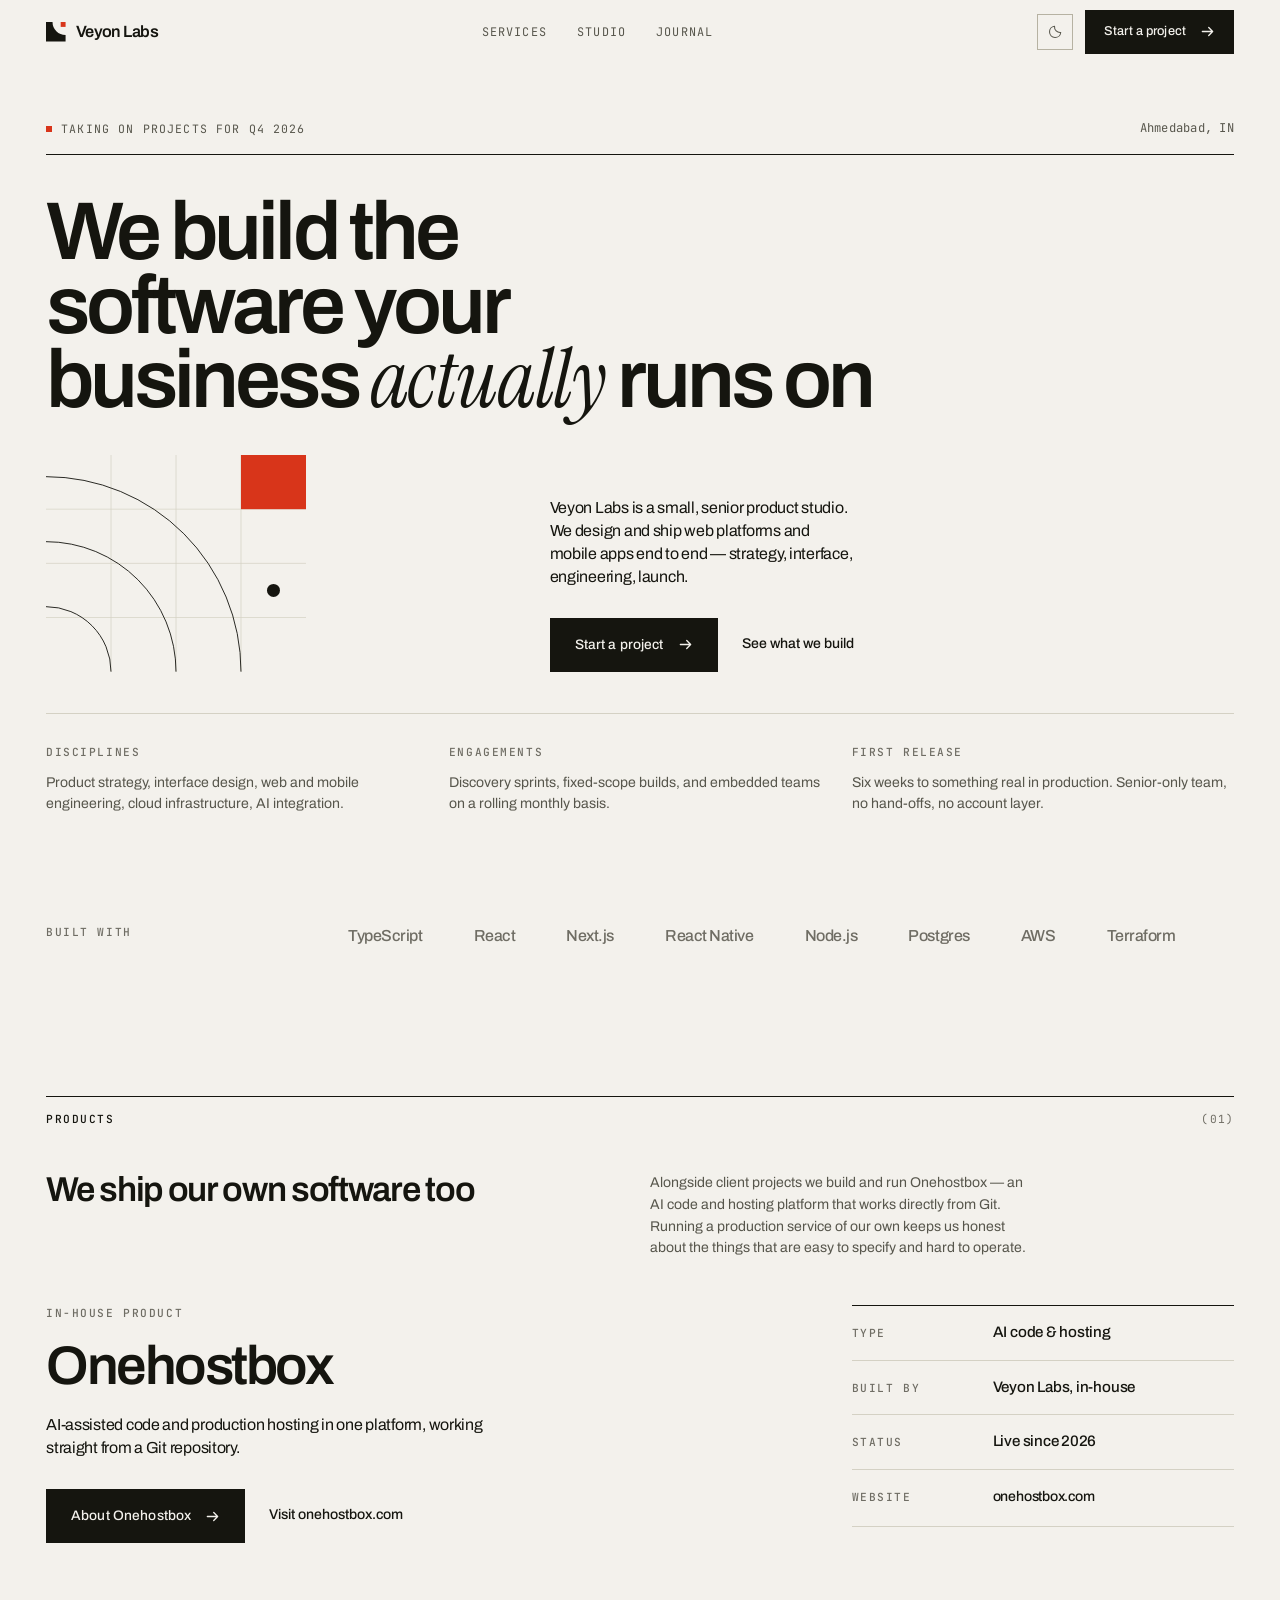
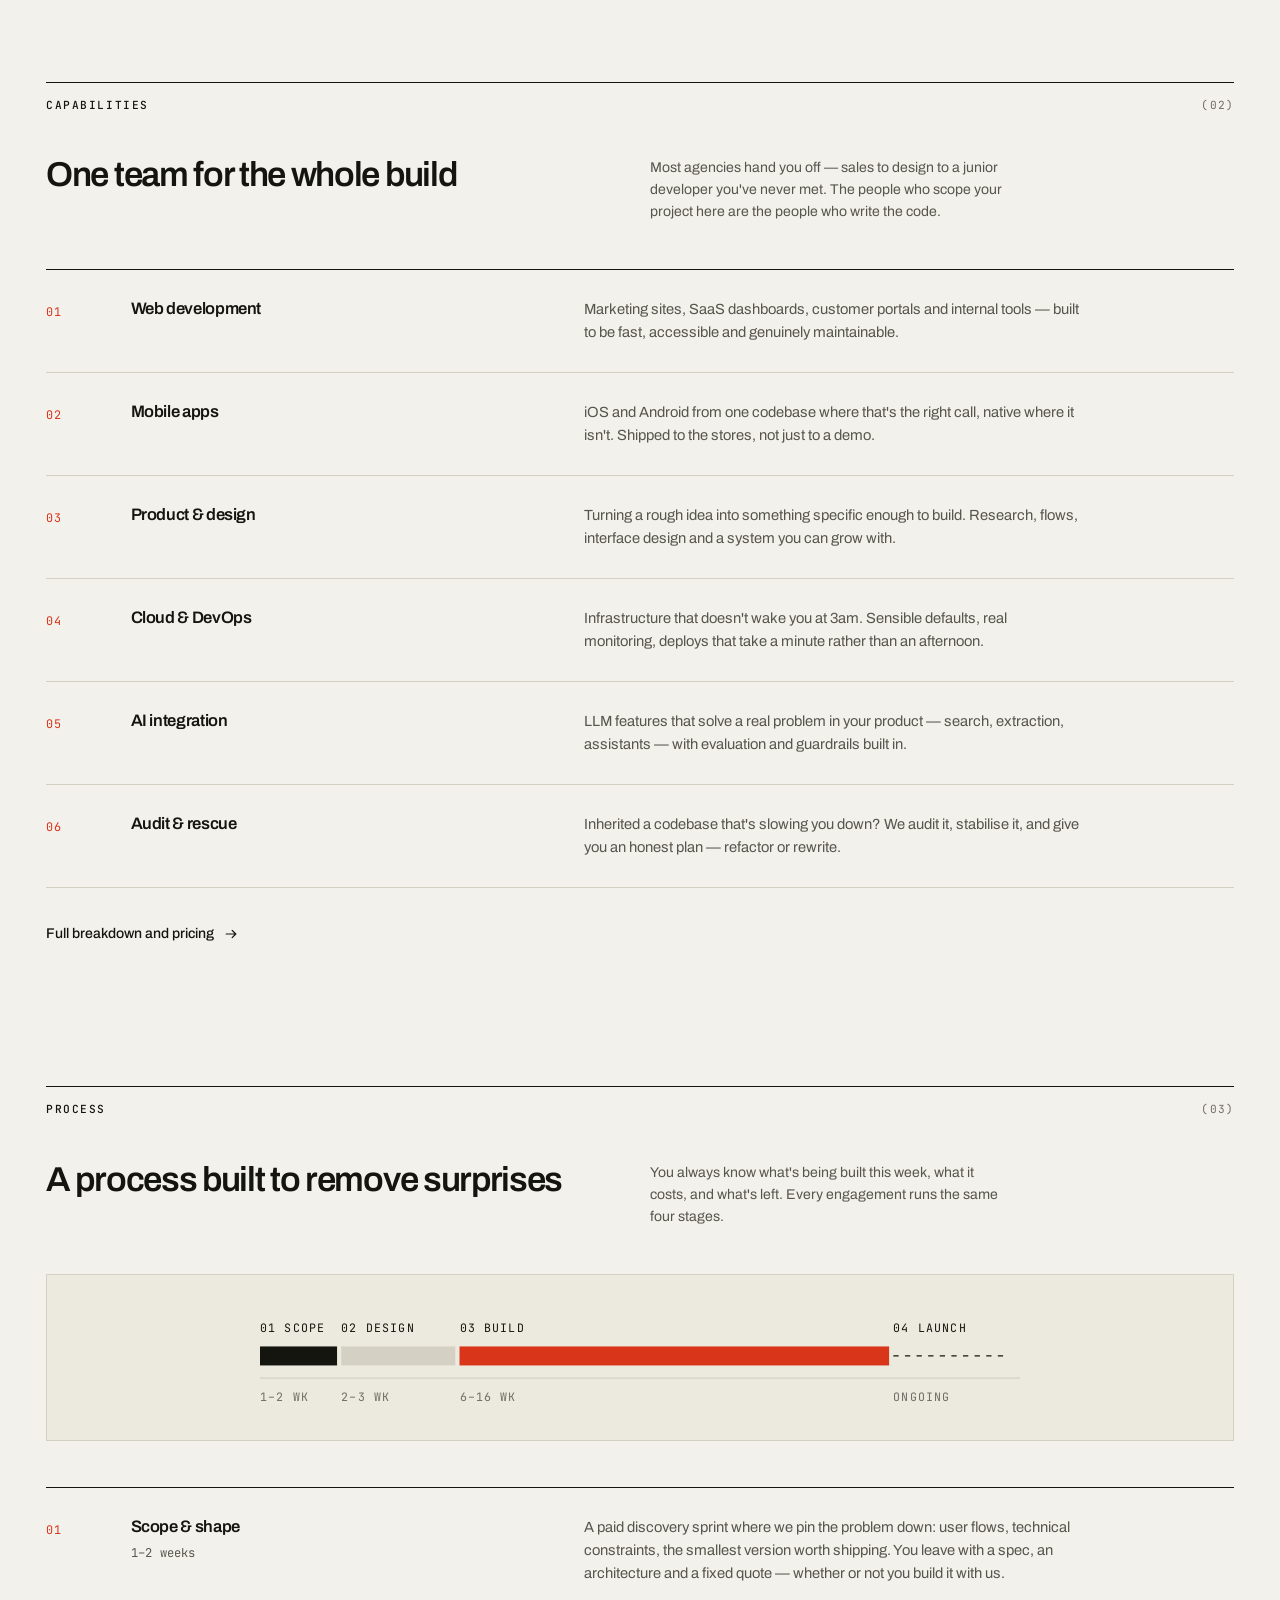
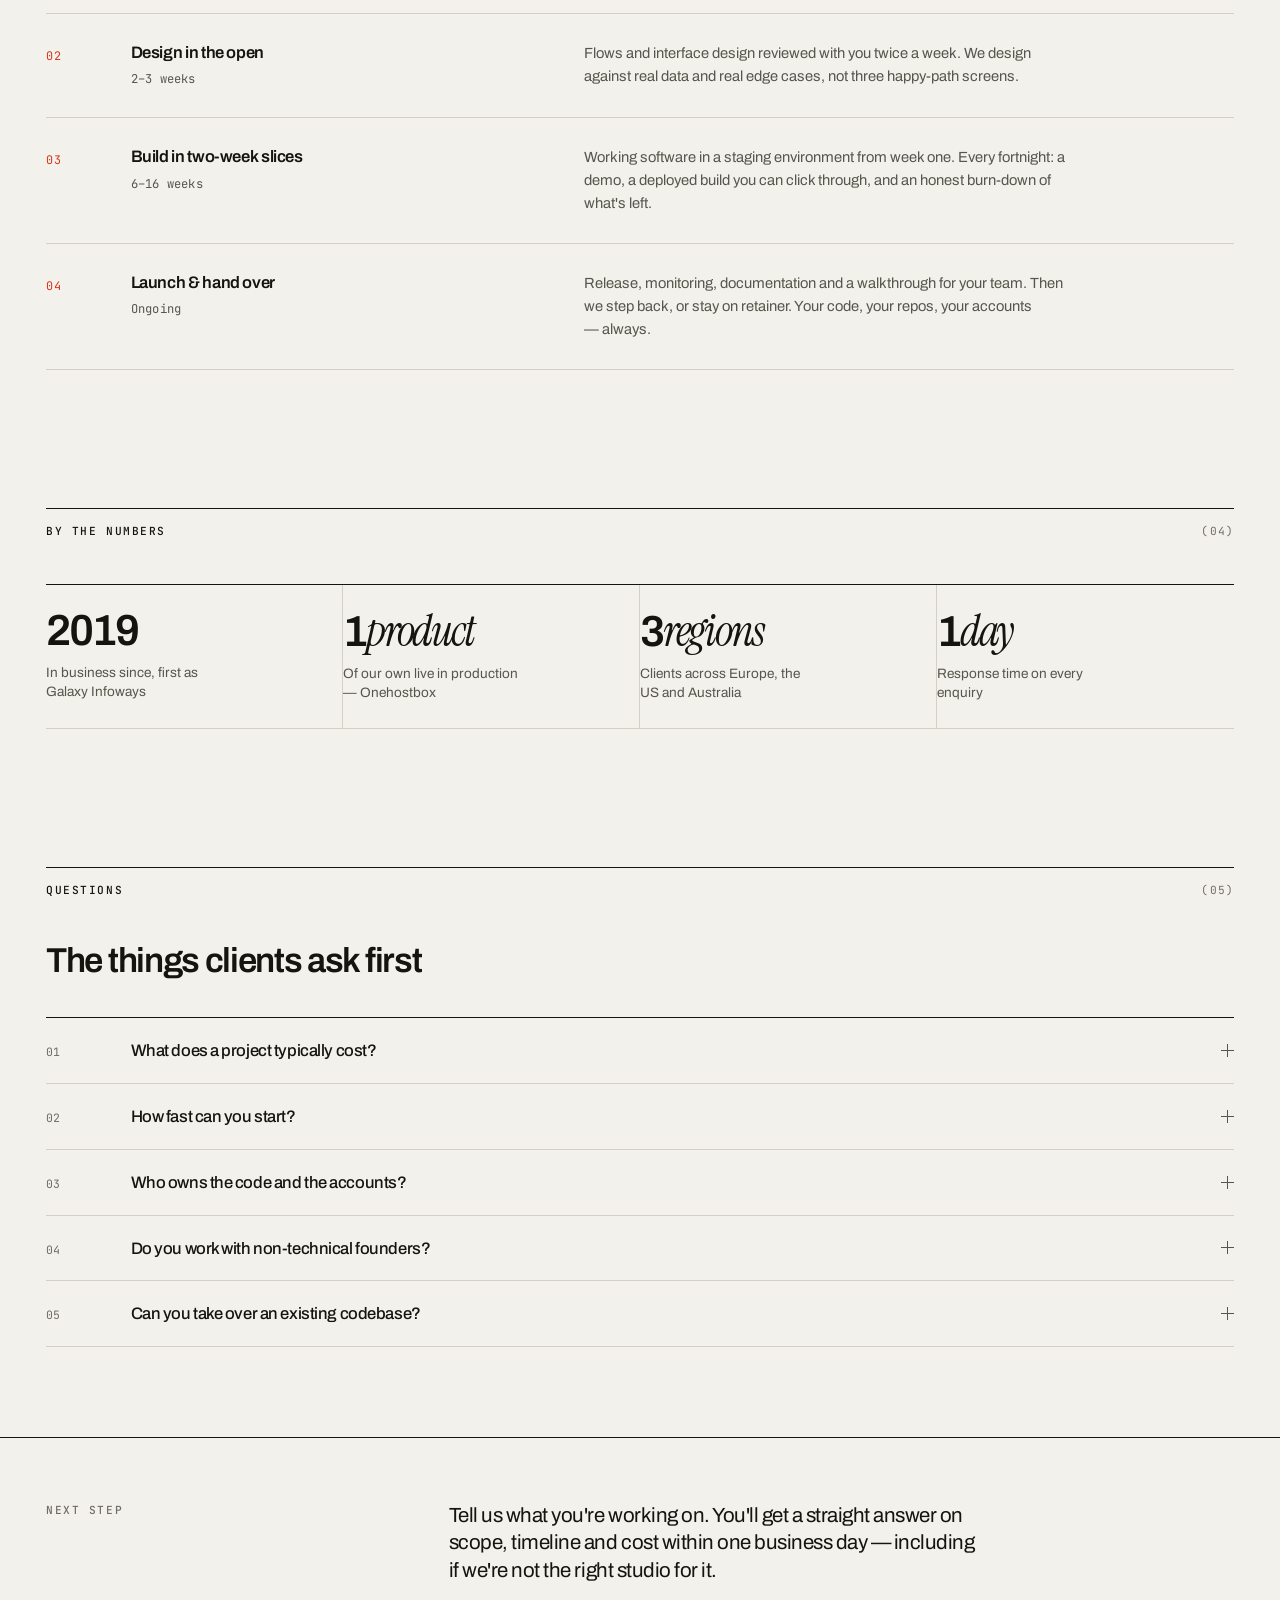
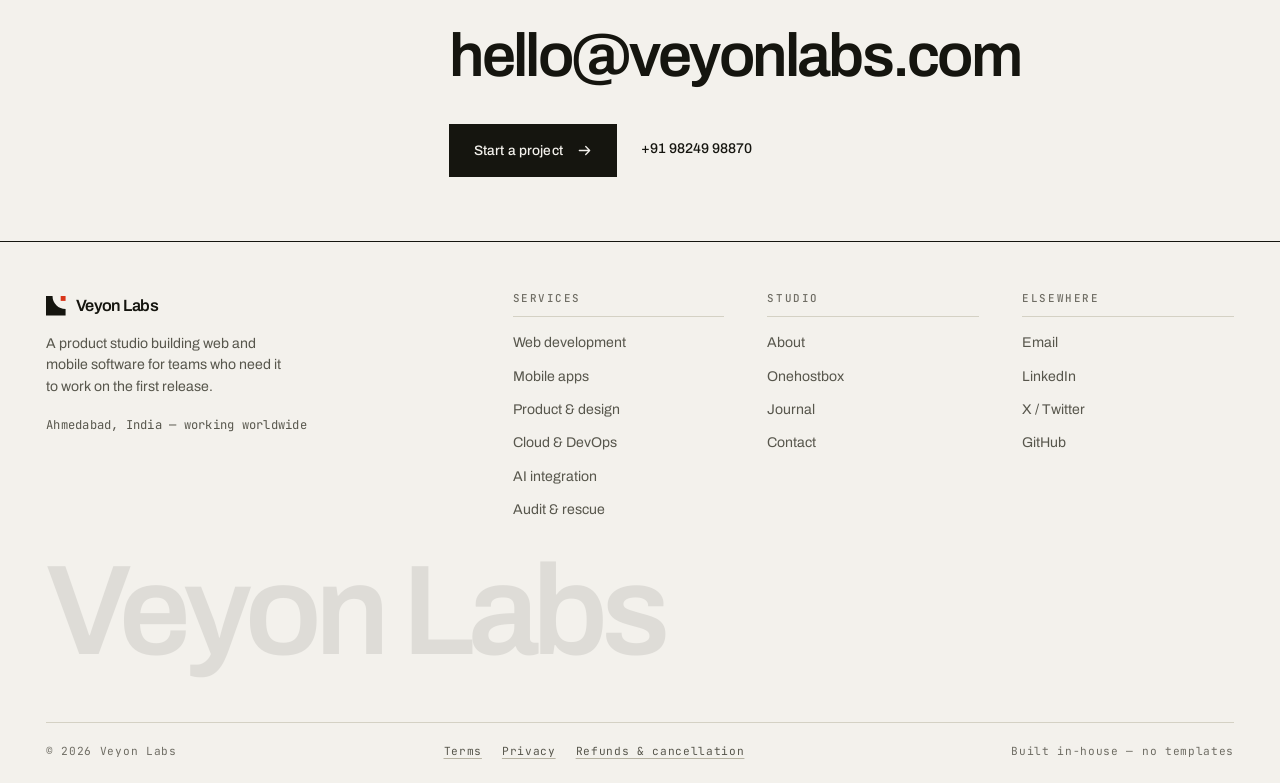
<file: index.html>
<!doctype html>
<html lang="en" data-theme="light">
<head>
<meta charset="utf-8">
<meta name="viewport" content="width=device-width, initial-scale=1">
<title>Veyon Labs — Web &amp; mobile product studio</title>
<meta name="description" content="Veyon Labs is a web and app development studio. We design, build and ship production software for startups and growing teams — fast, and without the agency overhead.">
<link rel="canonical" href="https://veyonlabs.com/">
<meta property="og:type" content="website">
<meta property="og:site_name" content="Veyon Labs">
<meta property="og:title" content="Veyon Labs — Web &amp; mobile product studio">
<meta property="og:description" content="Veyon Labs is a web and app development studio. We design, build and ship production software for startups and growing teams — fast, and without the agency overhead.">
<meta property="og:url" content="https://veyonlabs.com/">
<meta name="twitter:card" content="summary_large_image">
<meta name="theme-color" content="#f3f1ec" media="(prefers-color-scheme: light)">
<meta name="theme-color" content="#121210" media="(prefers-color-scheme: dark)">
<link rel="icon" href="assets/img/favicon.svg" type="image/svg+xml">
<link rel="apple-touch-icon" href="assets/img/apple-touch-icon.png">
<link rel="preconnect" href="https://fonts.googleapis.com">
<link rel="preconnect" href="https://fonts.gstatic.com" crossorigin>
<link rel="stylesheet" href="https://fonts.googleapis.com/css2?family=Archivo:wght@400;500;600&family=Instrument+Serif:ital@0;1&family=JetBrains+Mono:wght@400;500&display=swap">
<link rel="stylesheet" href="assets/css/main.css">
<script>(function(){document.documentElement.classList.add('js');try{var t=localStorage.getItem('veyon-theme');if(!t)t=matchMedia('(prefers-color-scheme: dark)').matches?'dark':'light';document.documentElement.setAttribute('data-theme',t);}catch(e){document.documentElement.setAttribute('data-theme','light');}})();</script>
</head>
<body>

  <a class="skip-link" href="#main">Skip to content</a>
  <header class="site-header">
    <nav class="nav wrap" aria-label="Primary">
      <a class="brand" href="index.html" aria-label="Veyon Labs — home">
        <svg class="brand__mark" viewBox="8 8 48 48" aria-hidden="true"><path class="ink" d="M8 8h16a32 32 0 0 0 32 32v16H8Z"/><rect class="sig" x="44" y="8" width="12" height="12"/></svg>
        <span>Veyon&nbsp;Labs</span>
      </a>

      <ul class="nav__links" id="nav-links">
        <li><a href="services.html" data-section="services">Services</a></li>
        <li><a href="about.html" data-section="about">Studio</a></li>
        <li><a href="blog.html" data-section="blog">Journal</a></li>
        <li class="mobile-cta"><a href="contact.html">Start a project</a></li>
      </ul>

      <div class="nav__actions">
        <button class="theme-toggle" type="button" data-theme-toggle aria-label="Switch theme"><svg class="icon-moon" viewBox="0 0 20 20" fill="none" aria-hidden="true"><path d="M17 11.3A7.5 7.5 0 0 1 8.7 3a7.5 7.5 0 1 0 8.3 8.3Z" stroke="currentColor" stroke-width="1.4" stroke-linejoin="round"/></svg><svg class="icon-sun" viewBox="0 0 20 20" fill="none" aria-hidden="true"><circle cx="10" cy="10" r="3.4" stroke="currentColor" stroke-width="1.4"/><path d="M10 2.2v2.1M10 15.7v2.1M17.8 10h-2.1M4.3 10H2.2M15.5 4.5l-1.5 1.5M6 14l-1.5 1.5M15.5 15.5 14 14M6 6 4.5 4.5" stroke="currentColor" stroke-width="1.4" stroke-linecap="round"/></svg></button>
        <a class="btn btn--sm nav__cta" href="contact.html">Start a project <svg viewBox="0 0 16 16" fill="none" aria-hidden="true"><path d="M2.5 8h11m0 0-4.2-4.2M13.5 8l-4.2 4.2" stroke="currentColor" stroke-width="1.4" stroke-linecap="round" stroke-linejoin="round"/></svg></a>
        <button class="nav__toggle" type="button" data-nav-toggle aria-expanded="false"
                aria-controls="nav-links" aria-label="Toggle navigation"><svg class="icon-menu" viewBox="0 0 20 20" fill="none" aria-hidden="true"><path d="M2 6h16M2 14h16" stroke="currentColor" stroke-width="1.4"/></svg><svg class="icon-close" viewBox="0 0 20 20" fill="none" aria-hidden="true"><path d="M4 4l12 12M16 4 4 16" stroke="currentColor" stroke-width="1.4"/></svg></button>
      </div>
    </nav>
  </header>

<main id="main">

  <section class="hero">
    <div class="wrap">
      <div class="hero__top">
        <span class="status">Taking on projects for Q4 2026</span>
        <span class="meta-mono">Ahmedabad, IN</span>
      </div>

      <h1 class="display">
        We build the <br>software your <br>business <span class="serif">actually</span> runs on
      </h1>

      <div class="g12" style="align-items:end">
        <div class="span-4 reveal" aria-hidden="true">
<svg class="gfx" viewBox="0 0 360 300" role="img" aria-label="Geometric composition: a quarter-circle fan across a modular grid">
  <g class="s-rule">
    <path d="M90 0V300M180 0V300M270 0V300"/>
    <path d="M0 75H360M0 150H360M0 225H360"/>
  </g>
  <g class="s-ink">
    <path d="M90 300A90 90 0 0 0 0 210"/>
    <path d="M180 300A180 180 0 0 0 0 120"/>
    <path d="M270 300A270 270 0 0 0 0 30"/>
  </g>
  <rect class="f-signal" x="270" y="0" width="90" height="75"/>
  <circle class="f-ink" cx="315" cy="187.5" r="9"/>
</svg></div>
        <div class="span-5 start-6">
          <p class="lede">Veyon Labs is a small, senior product studio. We design and ship web platforms
            and mobile apps end to end — strategy, interface, engineering, launch.</p>
          <div class="cluster" style="margin-top:30px">
            <a class="btn" href="contact.html">Start a project <svg viewBox="0 0 16 16" fill="none" aria-hidden="true"><path d="M2.5 8h11m0 0-4.2-4.2M13.5 8l-4.2 4.2" stroke="currentColor" stroke-width="1.4" stroke-linecap="round" stroke-linejoin="round"/></svg></a>
            <a class="link link--draw" href="onehostbox.html">See what we build</a>
          </div>
        </div>
      </div>

      <div class="hero__foot">
        <div class="span-4">
          <span class="label">Disciplines</span>
          <p class="body-sm" style="margin-top:10px">Product strategy, interface design, web and mobile
            engineering, cloud infrastructure, AI integration.</p>
        </div>
        <div class="span-4">
          <span class="label">Engagements</span>
          <p class="body-sm" style="margin-top:10px">Discovery sprints, fixed-scope builds, and embedded
            teams on a rolling monthly basis.</p>
        </div>
        <div class="span-4">
          <span class="label">First release</span>
          <p class="body-sm" style="margin-top:10px">Six weeks to something real in production. Senior-only
            team, no hand-offs, no account layer.</p>
        </div>
      </div>
    </div>
  </section>

  <section class="section--sm">
    <div class="wrap g12">
      <div class="span-3"><span class="label">Built with</span></div>
      <div class="span-9">
        <div class="clients reveal">
          <span>TypeScript</span><span>React</span><span>Next.js</span><span>React&nbsp;Native</span>
          <span>Node.js</span><span>Postgres</span><span>AWS</span><span>Terraform</span>
        </div>
      </div>
    </div>
  </section>

  <section class="section" id="products">
    <div class="wrap">
      
      <div class="opener">
        <span class="label label--ink">Products</span>
        <span class="opener__n">(01)</span>
      </div>
      <div class="g12" style="margin-bottom:clamp(30px,3.6vw,50px)">
        <div class="span-6"><h2 class="h2">We ship our own software too</h2></div>
        <div class="span-4 start-7">
          <p class="body-sm">Alongside client projects we build and run Onehostbox — an AI code and hosting
            platform that works directly from Git. Running a production service of our own keeps us
            honest about the things that are easy to specify and hard to operate.</p>
        </div>
      </div>

      <div class="g12">
        <div class="span-7 reveal">
          <span class="label">In-house product</span>
          <h3 style="font-size:clamp(2rem,4.4vw,3.4rem);letter-spacing:-.045em;line-height:1;margin-block:16px 20px">Onehostbox</h3>
          <p class="lede lede--wide">AI-assisted code and production hosting in one platform, working
            straight from a Git repository.</p>
          <div class="cluster" style="margin-top:30px">
            <a class="btn" href="onehostbox.html">About Onehostbox <svg viewBox="0 0 16 16" fill="none" aria-hidden="true"><path d="M2.5 8h11m0 0-4.2-4.2M13.5 8l-4.2 4.2" stroke="currentColor" stroke-width="1.4" stroke-linecap="round" stroke-linejoin="round"/></svg></a>
            <a class="link link--draw" href="https://onehostbox.com">Visit onehostbox.com</a>
          </div>
        </div>

        <div class="span-4 start-9 reveal">
          <dl class="kv">
            <div class="kv__row"><dt class="label">Type</dt><dd>AI code &amp; hosting</dd></div>
            <div class="kv__row"><dt class="label">Built by</dt><dd>Veyon Labs, in-house</dd></div>
            <div class="kv__row"><dt class="label">Status</dt><dd>Live since 2026</dd></div>
            <div class="kv__row"><dt class="label">Website</dt><dd><a class="link link--draw" href="https://onehostbox.com">onehostbox.com</a></dd></div>
          </dl>
        </div>
      </div>
    </div>
  </section>

  <section class="section">
    <div class="wrap">
      
      <div class="opener">
        <span class="label label--ink">Capabilities</span>
        <span class="opener__n">(02)</span>
      </div>
      <div class="g12" style="margin-bottom:clamp(30px,3.6vw,50px)">
        <div class="span-6">
          <h2 class="h2">One team for the whole build</h2>
        </div>
        <div class="span-4 start-7">
          <p class="body-sm">Most agencies hand you off — sales to design to a junior developer you've
            never met. The people who scope your project here are the people who write the code.</p>
        </div>
      </div>

      <div class="numbered">
        
        <div class="numbered__item reveal">
          <span class="numbered__n">01</span>
          <div class="numbered__body">
            <h3 class="h3">Web development</h3>
            <div class="numbered__aside">
              <p>Marketing sites, SaaS dashboards, customer portals and internal tools — built to be fast, accessible and genuinely maintainable.</p>
            </div>
          </div>
        </div>
        <div class="numbered__item reveal">
          <span class="numbered__n">02</span>
          <div class="numbered__body">
            <h3 class="h3">Mobile apps</h3>
            <div class="numbered__aside">
              <p>iOS and Android from one codebase where that's the right call, native where it isn't. Shipped to the stores, not just to a demo.</p>
            </div>
          </div>
        </div>
        <div class="numbered__item reveal">
          <span class="numbered__n">03</span>
          <div class="numbered__body">
            <h3 class="h3">Product &amp; design</h3>
            <div class="numbered__aside">
              <p>Turning a rough idea into something specific enough to build. Research, flows, interface design and a system you can grow with.</p>
            </div>
          </div>
        </div>
        <div class="numbered__item reveal">
          <span class="numbered__n">04</span>
          <div class="numbered__body">
            <h3 class="h3">Cloud &amp; DevOps</h3>
            <div class="numbered__aside">
              <p>Infrastructure that doesn't wake you at 3am. Sensible defaults, real monitoring, deploys that take a minute rather than an afternoon.</p>
            </div>
          </div>
        </div>
        <div class="numbered__item reveal">
          <span class="numbered__n">05</span>
          <div class="numbered__body">
            <h3 class="h3">AI integration</h3>
            <div class="numbered__aside">
              <p>LLM features that solve a real problem in your product — search, extraction, assistants — with evaluation and guardrails built in.</p>
            </div>
          </div>
        </div>
        <div class="numbered__item reveal">
          <span class="numbered__n">06</span>
          <div class="numbered__body">
            <h3 class="h3">Audit &amp; rescue</h3>
            <div class="numbered__aside">
              <p>Inherited a codebase that's slowing you down? We audit it, stabilise it, and give you an honest plan — refactor or rewrite.</p>
            </div>
          </div>
        </div>
      </div>

      <p style="margin-top:34px"><a class="link link--draw" href="services.html">Full breakdown and pricing <svg viewBox="0 0 16 16" fill="none" aria-hidden="true"><path d="M2.5 8h11m0 0-4.2-4.2M13.5 8l-4.2 4.2" stroke="currentColor" stroke-width="1.4" stroke-linecap="round" stroke-linejoin="round"/></svg></a></p>
    </div>
  </section>

  <section class="section">
    <div class="wrap">
      
      <div class="opener">
        <span class="label label--ink">Process</span>
        <span class="opener__n">(03)</span>
      </div>
      <div class="g12" style="margin-bottom:clamp(30px,3.6vw,50px)">
        <div class="span-6"><h2 class="h2">A process built to remove surprises</h2></div>
        <div class="span-4 start-7">
          <p class="body-sm">You always know what's being built this week, what it costs, and what's
            left. Every engagement runs the same four stages.</p>
        </div>
      </div>

      <div class="diagram reveal" style="margin-bottom:clamp(30px,3.6vw,52px)">
<svg class="gfx" viewBox="0 0 720 108" role="img" aria-label="Timeline: scope 1–2 weeks, design 2–3 weeks, build 6–16 weeks, then ongoing support">
  <g class="s-rule"><path d="M0 74H720"/></g>

  <rect class="f-ink"    x="0"   y="44" width="73"  height="18"/>
  <rect class="f-rule"   x="77"  y="44" width="108" height="18"/>
  <rect class="f-signal" x="189" y="44" width="407" height="18"/>
  <g class="s-ink"><path d="M600 53h108" class="dash"/></g>

  <text class="t t-ink" x="0"   y="30">01 SCOPE</text>
  <text class="t t-ink" x="77"  y="30">02 DESIGN</text>
  <text class="t t-ink" x="189" y="30">03 BUILD</text>
  <text class="t t-ink" x="600" y="30">04 LAUNCH</text>

  <text class="t" x="0"   y="96">1–2 WK</text>
  <text class="t" x="77"  y="96">2–3 WK</text>
  <text class="t" x="189" y="96">6–16 WK</text>
  <text class="t" x="600" y="96">ONGOING</text>
</svg></div>

      <div class="numbered">
        
        <div class="numbered__item reveal">
          <span class="numbered__n">01</span>
          <div class="numbered__body">
            <div>
              <h3 class="h3">Scope &amp; shape</h3>
              <span class="meta-mono" style="display:block;margin-top:8px">1–2 weeks</span>
            </div>
            <div class="numbered__aside"><p>A paid discovery sprint where we pin the problem down: user flows, technical constraints, the smallest version worth shipping. You leave with a spec, an architecture and a fixed quote — whether or not you build it with us.</p></div>
          </div>
        </div>
        <div class="numbered__item reveal">
          <span class="numbered__n">02</span>
          <div class="numbered__body">
            <div>
              <h3 class="h3">Design in the open</h3>
              <span class="meta-mono" style="display:block;margin-top:8px">2–3 weeks</span>
            </div>
            <div class="numbered__aside"><p>Flows and interface design reviewed with you twice a week. We design against real data and real edge cases, not three happy-path screens.</p></div>
          </div>
        </div>
        <div class="numbered__item reveal">
          <span class="numbered__n">03</span>
          <div class="numbered__body">
            <div>
              <h3 class="h3">Build in two-week slices</h3>
              <span class="meta-mono" style="display:block;margin-top:8px">6–16 weeks</span>
            </div>
            <div class="numbered__aside"><p>Working software in a staging environment from week one. Every fortnight: a demo, a deployed build you can click through, and an honest burn-down of what's left.</p></div>
          </div>
        </div>
        <div class="numbered__item reveal">
          <span class="numbered__n">04</span>
          <div class="numbered__body">
            <div>
              <h3 class="h3">Launch &amp; hand over</h3>
              <span class="meta-mono" style="display:block;margin-top:8px">Ongoing</span>
            </div>
            <div class="numbered__aside"><p>Release, monitoring, documentation and a walkthrough for your team. Then we step back, or stay on retainer. Your code, your repos, your accounts — always.</p></div>
          </div>
        </div>
      </div>
    </div>
  </section>

  <section class="section">
    <div class="wrap">
      
      <div class="opener">
        <span class="label label--ink">By the numbers</span>
        <span class="opener__n">(04)</span>
      </div>
      <div class="figures reveal">
        <div class="figure"><div class="figure__v">2019</div><div class="figure__k">In business since, first as Galaxy Infoways</div></div>
        <div class="figure"><div class="figure__v">1<span class="unit">product</span></div><div class="figure__k">Of our own live in production — Onehostbox</div></div>
        <div class="figure"><div class="figure__v">3<span class="unit">regions</span></div><div class="figure__k">Clients across Europe, the US and Australia</div></div>
        <div class="figure"><div class="figure__v">1<span class="unit">day</span></div><div class="figure__k">Response time on every enquiry</div></div>
      </div>
    </div>
  </section>

  <section class="section">
    <div class="wrap">
      
      <div class="opener">
        <span class="label label--ink">Questions</span>
        <span class="opener__n">(05)</span>
      </div>
      <div class="g12" style="margin-bottom:clamp(26px,3vw,40px)">
        <div class="span-6"><h2 class="h2">The things clients ask first</h2></div>
      </div>

      <div class="faq">
        
        <details>
          <summary>
            <span class="faq__n">01</span>
            <span class="faq__q">What does a project typically cost?</span>
            <span class="faq__i" aria-hidden="true"></span>
          </summary>
          <p class="faq__a">Most first releases land between $25k and $90k depending on scope. Discovery sprints start at $4k and are credited against the build if you continue with us. We'll give you a number before you commit to anything — we don't do open-ended hourly billing unless you specifically want it.</p>
        </details>
        <details>
          <summary>
            <span class="faq__n">02</span>
            <span class="faq__q">How fast can you start?</span>
            <span class="faq__i" aria-hidden="true"></span>
          </summary>
          <p class="faq__a">Usually within two to three weeks. Discovery can often begin sooner, since it runs with a smaller team.</p>
        </details>
        <details>
          <summary>
            <span class="faq__n">03</span>
            <span class="faq__q">Who owns the code and the accounts?</span>
            <span class="faq__i" aria-hidden="true"></span>
          </summary>
          <p class="faq__a">You do, from day one. We build in your GitHub organisation and your cloud accounts wherever possible, so there's never a handover hostage situation.</p>
        </details>
        <details>
          <summary>
            <span class="faq__n">04</span>
            <span class="faq__q">Do you work with non-technical founders?</span>
            <span class="faq__i" aria-hidden="true"></span>
          </summary>
          <p class="faq__a">Often. In that case we act as your technical partner — making architecture calls, explaining trade-offs in plain language, and flagging the decisions that are genuinely yours to make.</p>
        </details>
        <details>
          <summary>
            <span class="faq__n">05</span>
            <span class="faq__q">Can you take over an existing codebase?</span>
            <span class="faq__i" aria-hidden="true"></span>
          </summary>
          <p class="faq__a">Yes. We start with a paid audit: what's solid, what's risky, what it would cost to fix versus replace. You get that assessment in writing whether or not you hire us for the work.</p>
        </details>
      </div>
    </div>
  </section>

  <section class="contact-strip">
    <div class="wrap g12">
      <div class="span-4">
        <span class="label">Next step</span>
      </div>
      <div class="span-8 reveal">
        <p class="prose-lede">Tell us what you're working on. You'll get a straight answer on scope,
          timeline and cost within one business day — including if we're not the right studio for it.</p>
        <p style="margin-top:clamp(26px,3.4vw,44px)">
          <a class="display-link" href="mailto:hello@veyonlabs.com">hello@veyonlabs.com</a>
        </p>
        <div class="cluster" style="margin-top:clamp(26px,3vw,40px)">
          <a class="btn" href="contact.html">Start a project <svg viewBox="0 0 16 16" fill="none" aria-hidden="true"><path d="M2.5 8h11m0 0-4.2-4.2M13.5 8l-4.2 4.2" stroke="currentColor" stroke-width="1.4" stroke-linecap="round" stroke-linejoin="round"/></svg></a>
          <a class="link link--draw" href="tel:+919824998870">+91 98249 98870</a>
        </div>
      </div>
    </div>
  </section>
</main>


  <footer class="site-footer">
    <div class="wrap">
      <div class="footer-grid">
        <div class="footer-brand">
          <a class="brand" href="index.html">
            <svg class="brand__mark" viewBox="8 8 48 48" aria-hidden="true"><path class="ink" d="M8 8h16a32 32 0 0 0 32 32v16H8Z"/><rect class="sig" x="44" y="8" width="12" height="12"/></svg>
            <span>Veyon&nbsp;Labs</span>
          </a>
          <p class="body-sm" style="margin-top:14px;max-width:30ch">A product studio building web and
            mobile software for teams who need it to work on the first release.</p>
          <p class="meta-mono" style="margin-top:18px">Ahmedabad, India — working worldwide</p>
        </div>

        <div class="footer-col">
          <h4>Services</h4>
          <ul>
            <li><a href="services.html#web">Web development</a></li>
            <li><a href="services.html#mobile">Mobile apps</a></li>
            <li><a href="services.html#product">Product &amp; design</a></li>
            <li><a href="services.html#cloud">Cloud &amp; DevOps</a></li>
            <li><a href="services.html#ai">AI integration</a></li>
            <li><a href="services.html#rescue">Audit &amp; rescue</a></li>
          </ul>
        </div>

        <div class="footer-col">
          <h4>Studio</h4>
          <ul>
            <li><a href="about.html">About</a></li>
            <li><a href="onehostbox.html">Onehostbox</a></li>
            <li><a href="blog.html">Journal</a></li>
            <li><a href="contact.html">Contact</a></li>
          </ul>
        </div>

        <div class="footer-col">
          <h4>Elsewhere</h4>
          <ul>
            <li><a href="mailto:hello@veyonlabs.com">Email</a></li>
            <li><a href="https://www.linkedin.com/company/veyonlabs">LinkedIn</a></li>
            <li><a href="https://x.com/veyonlabs">X / Twitter</a></li>
            <li><a href="https://github.com/veyonlabs">GitHub</a></li>
          </ul>
        </div>
      </div>

      <span class="wordmark" aria-hidden="true">Veyon Labs</span>

      <div class="footer-bottom">
        <span>&copy; <span data-year>2026</span> Veyon Labs</span>
        <span class="footer-legal"><a href="terms.html">Terms</a><a href="privacy.html">Privacy</a><a href="refund.html">Refunds &amp; cancellation</a></span>
        <span>Built in-house — no templates</span>
      </div>
    </div>
  </footer>

<script src="assets/js/main.js" defer></script>
</body>
</html>
</file>
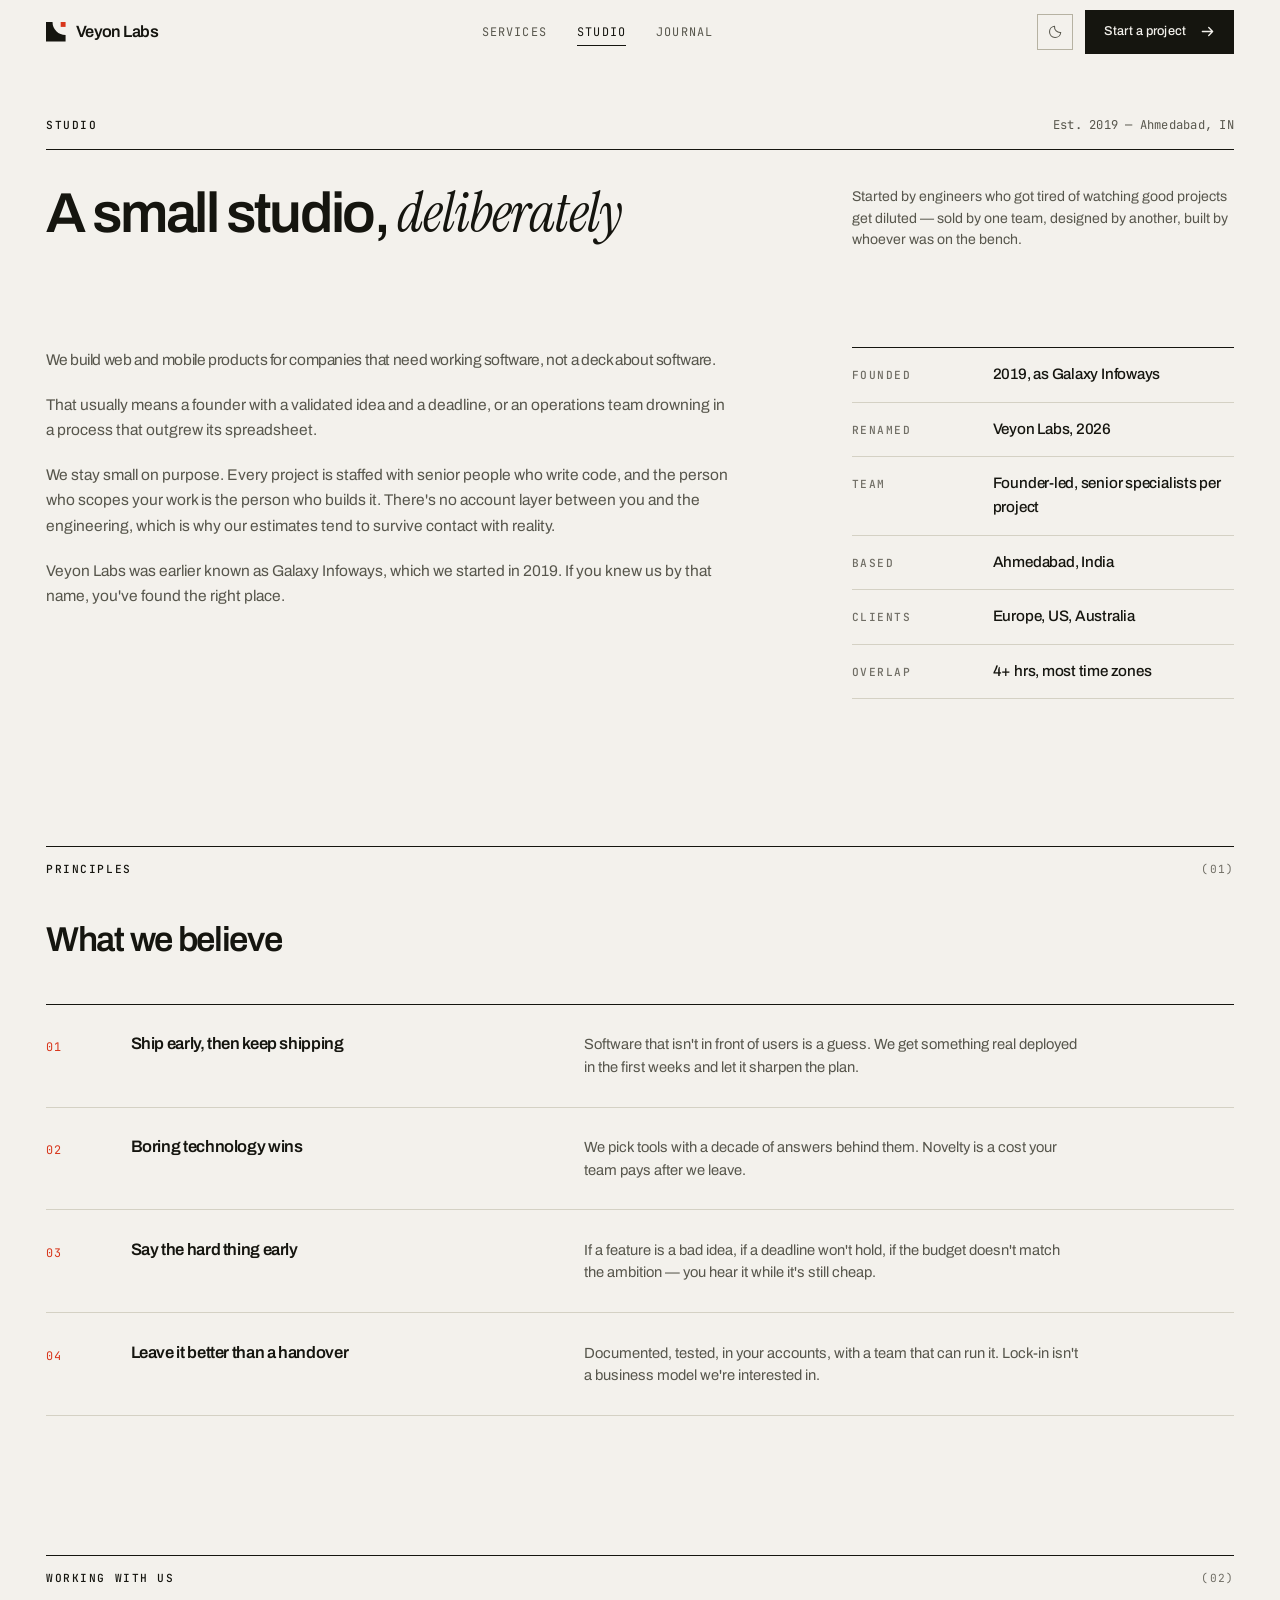
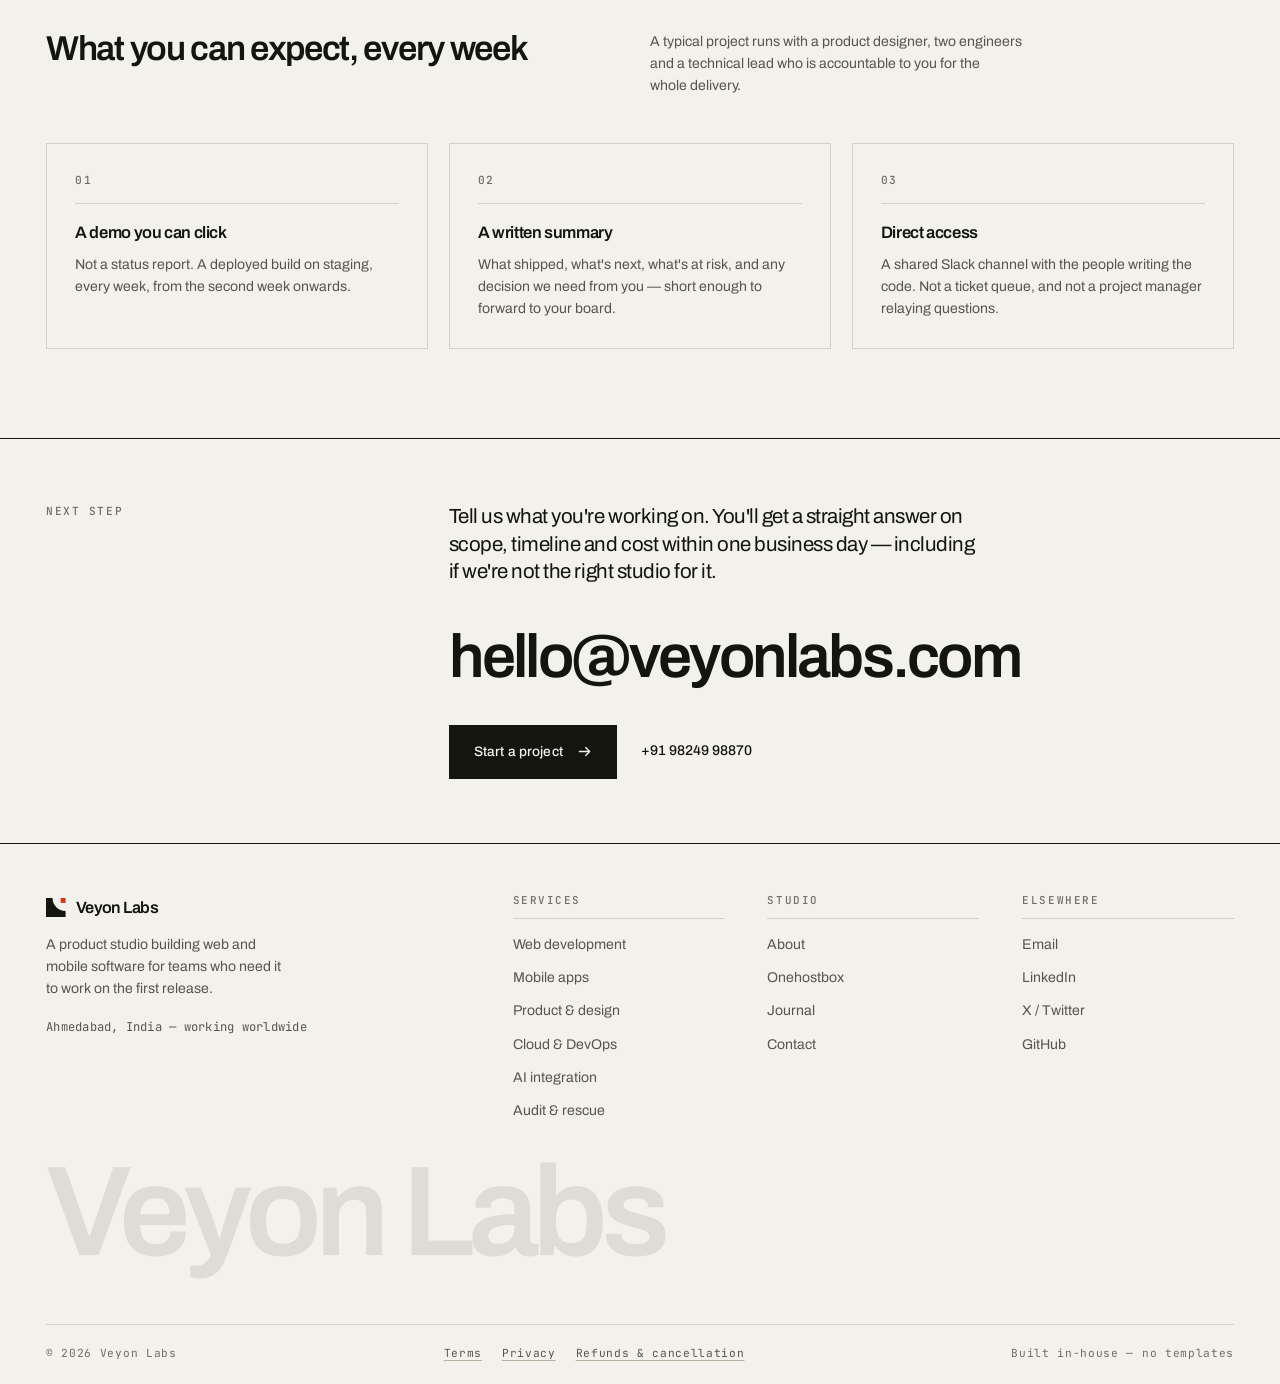
<file: about.html>
<!doctype html>
<html lang="en" data-theme="light">
<head>
<meta charset="utf-8">
<meta name="viewport" content="width=device-width, initial-scale=1">
<title>Studio — Veyon Labs</title>
<meta name="description" content="Veyon Labs is a senior-only product studio building web and mobile software. How we started, how we work, and what we believe about building software well.">
<link rel="canonical" href="https://veyonlabs.com/about.html">
<meta property="og:type" content="website">
<meta property="og:site_name" content="Veyon Labs">
<meta property="og:title" content="Studio — Veyon Labs">
<meta property="og:description" content="Veyon Labs is a senior-only product studio building web and mobile software. How we started, how we work, and what we believe about building software well.">
<meta property="og:url" content="https://veyonlabs.com/about.html">
<meta name="twitter:card" content="summary_large_image">
<meta name="theme-color" content="#f3f1ec" media="(prefers-color-scheme: light)">
<meta name="theme-color" content="#121210" media="(prefers-color-scheme: dark)">
<link rel="icon" href="assets/img/favicon.svg" type="image/svg+xml">
<link rel="apple-touch-icon" href="assets/img/apple-touch-icon.png">
<link rel="preconnect" href="https://fonts.googleapis.com">
<link rel="preconnect" href="https://fonts.gstatic.com" crossorigin>
<link rel="stylesheet" href="https://fonts.googleapis.com/css2?family=Archivo:wght@400;500;600&family=Instrument+Serif:ital@0;1&family=JetBrains+Mono:wght@400;500&display=swap">
<link rel="stylesheet" href="assets/css/main.css">
<script>(function(){document.documentElement.classList.add('js');try{var t=localStorage.getItem('veyon-theme');if(!t)t=matchMedia('(prefers-color-scheme: dark)').matches?'dark':'light';document.documentElement.setAttribute('data-theme',t);}catch(e){document.documentElement.setAttribute('data-theme','light');}})();</script>
</head>
<body>

  <a class="skip-link" href="#main">Skip to content</a>
  <header class="site-header">
    <nav class="nav wrap" aria-label="Primary">
      <a class="brand" href="index.html" aria-label="Veyon Labs — home">
        <svg class="brand__mark" viewBox="8 8 48 48" aria-hidden="true"><path class="ink" d="M8 8h16a32 32 0 0 0 32 32v16H8Z"/><rect class="sig" x="44" y="8" width="12" height="12"/></svg>
        <span>Veyon&nbsp;Labs</span>
      </a>

      <ul class="nav__links" id="nav-links">
        <li><a href="services.html" data-section="services">Services</a></li>
        <li><a href="about.html" data-section="about">Studio</a></li>
        <li><a href="blog.html" data-section="blog">Journal</a></li>
        <li class="mobile-cta"><a href="contact.html">Start a project</a></li>
      </ul>

      <div class="nav__actions">
        <button class="theme-toggle" type="button" data-theme-toggle aria-label="Switch theme"><svg class="icon-moon" viewBox="0 0 20 20" fill="none" aria-hidden="true"><path d="M17 11.3A7.5 7.5 0 0 1 8.7 3a7.5 7.5 0 1 0 8.3 8.3Z" stroke="currentColor" stroke-width="1.4" stroke-linejoin="round"/></svg><svg class="icon-sun" viewBox="0 0 20 20" fill="none" aria-hidden="true"><circle cx="10" cy="10" r="3.4" stroke="currentColor" stroke-width="1.4"/><path d="M10 2.2v2.1M10 15.7v2.1M17.8 10h-2.1M4.3 10H2.2M15.5 4.5l-1.5 1.5M6 14l-1.5 1.5M15.5 15.5 14 14M6 6 4.5 4.5" stroke="currentColor" stroke-width="1.4" stroke-linecap="round"/></svg></button>
        <a class="btn btn--sm nav__cta" href="contact.html">Start a project <svg viewBox="0 0 16 16" fill="none" aria-hidden="true"><path d="M2.5 8h11m0 0-4.2-4.2M13.5 8l-4.2 4.2" stroke="currentColor" stroke-width="1.4" stroke-linecap="round" stroke-linejoin="round"/></svg></a>
        <button class="nav__toggle" type="button" data-nav-toggle aria-expanded="false"
                aria-controls="nav-links" aria-label="Toggle navigation"><svg class="icon-menu" viewBox="0 0 20 20" fill="none" aria-hidden="true"><path d="M2 6h16M2 14h16" stroke="currentColor" stroke-width="1.4"/></svg><svg class="icon-close" viewBox="0 0 20 20" fill="none" aria-hidden="true"><path d="M4 4l12 12M16 4 4 16" stroke="currentColor" stroke-width="1.4"/></svg></button>
      </div>
    </nav>
  </header>

<main id="main">

  <section class="page-hero">
    <div class="wrap">
      <div class="page-hero__bar">
        <span class="label label--ink">Studio</span>
        <span class="meta-mono">Est. 2019 — Ahmedabad, IN</span>
      </div>
      <div class="g12">
        <div class="span-8"><h1 class="h1">A small studio, <span class="serif">deliberately</span></h1></div>
        <div class="span-4 reveal">
          <p class="body-sm">Started by engineers who got tired of watching good projects get diluted —
            sold by one team, designed by another, built by whoever was on the bench.</p>
        </div>
      </div>
    </div>
  </section>

  <section class="section--sm">
    <div class="wrap g12">
      <div class="span-7 reveal">
        <div class="prose" style="max-width:none">
          <p class="prose-lede" style="max-width:none">We build web and mobile products for companies that
            need working software, not a deck about software.</p>
          <p>That usually means a founder with a validated idea and a deadline, or an operations team
            drowning in a process that outgrew its spreadsheet.</p>
          <p>We stay small on purpose. Every project is staffed with senior people who write code, and the
            person who scopes your work is the person who builds it. There's no account layer between you
            and the engineering, which is why our estimates tend to survive contact with reality.</p>
          <p>Veyon Labs was earlier known as Galaxy Infoways, which we started in 2019. If you knew us by
            that name, you've found the right place.</p>
        </div>
      </div>

      <div class="span-4 start-9 reveal">
        <dl class="kv">
          <div class="kv__row"><dt class="label">Founded</dt><dd>2019, as Galaxy Infoways</dd></div>
          <div class="kv__row"><dt class="label">Renamed</dt><dd>Veyon Labs, 2026</dd></div>
          <div class="kv__row"><dt class="label">Team</dt><dd>Founder-led, senior specialists per project</dd></div>
          <div class="kv__row"><dt class="label">Based</dt><dd>Ahmedabad, India</dd></div>
          <div class="kv__row"><dt class="label">Clients</dt><dd>Europe, US, Australia</dd></div>
          <div class="kv__row"><dt class="label">Overlap</dt><dd>4+ hrs, most time zones</dd></div>
        </dl>
      </div>
    </div>
  </section>

  <section class="section">
    <div class="wrap">
      
      <div class="opener">
        <span class="label label--ink">Principles</span>
        <span class="opener__n">(01)</span>
      </div>
      <div class="g12" style="margin-bottom:clamp(30px,3.6vw,50px)">
        <div class="span-6"><h2 class="h2">What we believe</h2></div>
      </div>

      <div class="numbered">
        
        <div class="numbered__item reveal">
          <span class="numbered__n">01</span>
          <div class="numbered__body">
            <h3 class="h3">Ship early, then keep shipping</h3>
            <div class="numbered__aside"><p>Software that isn't in front of users is a guess. We get something real deployed in the first weeks and let it sharpen the plan.</p></div>
          </div>
        </div>
        <div class="numbered__item reveal">
          <span class="numbered__n">02</span>
          <div class="numbered__body">
            <h3 class="h3">Boring technology wins</h3>
            <div class="numbered__aside"><p>We pick tools with a decade of answers behind them. Novelty is a cost your team pays after we leave.</p></div>
          </div>
        </div>
        <div class="numbered__item reveal">
          <span class="numbered__n">03</span>
          <div class="numbered__body">
            <h3 class="h3">Say the hard thing early</h3>
            <div class="numbered__aside"><p>If a feature is a bad idea, if a deadline won't hold, if the budget doesn't match the ambition — you hear it while it's still cheap.</p></div>
          </div>
        </div>
        <div class="numbered__item reveal">
          <span class="numbered__n">04</span>
          <div class="numbered__body">
            <h3 class="h3">Leave it better than a handover</h3>
            <div class="numbered__aside"><p>Documented, tested, in your accounts, with a team that can run it. Lock-in isn't a business model we're interested in.</p></div>
          </div>
        </div>
      </div>
    </div>
  </section>

  <section class="section">
    <div class="wrap">
      
      <div class="opener">
        <span class="label label--ink">Working with us</span>
        <span class="opener__n">(02)</span>
      </div>
      <div class="g12" style="margin-bottom:clamp(30px,3.6vw,50px)">
        <div class="span-6"><h2 class="h2">What you can expect, every week</h2></div>
        <div class="span-4 start-7">
          <p class="body-sm">A typical project runs with a product designer, two engineers and a technical
            lead who is accountable to you for the whole delivery.</p>
        </div>
      </div>

      <div class="cols">
        
        <div class="panel reveal">
          <div class="panel__head"><span class="label">01</span></div>
          <h3 class="h3">A demo you can click</h3>
          <p class="body-sm" style="margin-top:12px">Not a status report. A deployed build on staging, every week, from the second week onwards.</p>
        </div>
        <div class="panel reveal">
          <div class="panel__head"><span class="label">02</span></div>
          <h3 class="h3">A written summary</h3>
          <p class="body-sm" style="margin-top:12px">What shipped, what's next, what's at risk, and any decision we need from you — short enough to forward to your board.</p>
        </div>
        <div class="panel reveal">
          <div class="panel__head"><span class="label">03</span></div>
          <h3 class="h3">Direct access</h3>
          <p class="body-sm" style="margin-top:12px">A shared Slack channel with the people writing the code. Not a ticket queue, and not a project manager relaying questions.</p>
        </div>
      </div>
    </div>
  </section>

  <section class="contact-strip">
    <div class="wrap g12">
      <div class="span-4">
        <span class="label">Next step</span>
      </div>
      <div class="span-8 reveal">
        <p class="prose-lede">Tell us what you're working on. You'll get a straight answer on scope,
          timeline and cost within one business day — including if we're not the right studio for it.</p>
        <p style="margin-top:clamp(26px,3.4vw,44px)">
          <a class="display-link" href="mailto:hello@veyonlabs.com">hello@veyonlabs.com</a>
        </p>
        <div class="cluster" style="margin-top:clamp(26px,3vw,40px)">
          <a class="btn" href="contact.html">Start a project <svg viewBox="0 0 16 16" fill="none" aria-hidden="true"><path d="M2.5 8h11m0 0-4.2-4.2M13.5 8l-4.2 4.2" stroke="currentColor" stroke-width="1.4" stroke-linecap="round" stroke-linejoin="round"/></svg></a>
          <a class="link link--draw" href="tel:+919824998870">+91 98249 98870</a>
        </div>
      </div>
    </div>
  </section>
</main>


  <footer class="site-footer">
    <div class="wrap">
      <div class="footer-grid">
        <div class="footer-brand">
          <a class="brand" href="index.html">
            <svg class="brand__mark" viewBox="8 8 48 48" aria-hidden="true"><path class="ink" d="M8 8h16a32 32 0 0 0 32 32v16H8Z"/><rect class="sig" x="44" y="8" width="12" height="12"/></svg>
            <span>Veyon&nbsp;Labs</span>
          </a>
          <p class="body-sm" style="margin-top:14px;max-width:30ch">A product studio building web and
            mobile software for teams who need it to work on the first release.</p>
          <p class="meta-mono" style="margin-top:18px">Ahmedabad, India — working worldwide</p>
        </div>

        <div class="footer-col">
          <h4>Services</h4>
          <ul>
            <li><a href="services.html#web">Web development</a></li>
            <li><a href="services.html#mobile">Mobile apps</a></li>
            <li><a href="services.html#product">Product &amp; design</a></li>
            <li><a href="services.html#cloud">Cloud &amp; DevOps</a></li>
            <li><a href="services.html#ai">AI integration</a></li>
            <li><a href="services.html#rescue">Audit &amp; rescue</a></li>
          </ul>
        </div>

        <div class="footer-col">
          <h4>Studio</h4>
          <ul>
            <li><a href="about.html">About</a></li>
            <li><a href="onehostbox.html">Onehostbox</a></li>
            <li><a href="blog.html">Journal</a></li>
            <li><a href="contact.html">Contact</a></li>
          </ul>
        </div>

        <div class="footer-col">
          <h4>Elsewhere</h4>
          <ul>
            <li><a href="mailto:hello@veyonlabs.com">Email</a></li>
            <li><a href="https://www.linkedin.com/company/veyonlabs">LinkedIn</a></li>
            <li><a href="https://x.com/veyonlabs">X / Twitter</a></li>
            <li><a href="https://github.com/veyonlabs">GitHub</a></li>
          </ul>
        </div>
      </div>

      <span class="wordmark" aria-hidden="true">Veyon Labs</span>

      <div class="footer-bottom">
        <span>&copy; <span data-year>2026</span> Veyon Labs</span>
        <span class="footer-legal"><a href="terms.html">Terms</a><a href="privacy.html">Privacy</a><a href="refund.html">Refunds &amp; cancellation</a></span>
        <span>Built in-house — no templates</span>
      </div>
    </div>
  </footer>

<script src="assets/js/main.js" defer></script>
</body>
</html>
</file>
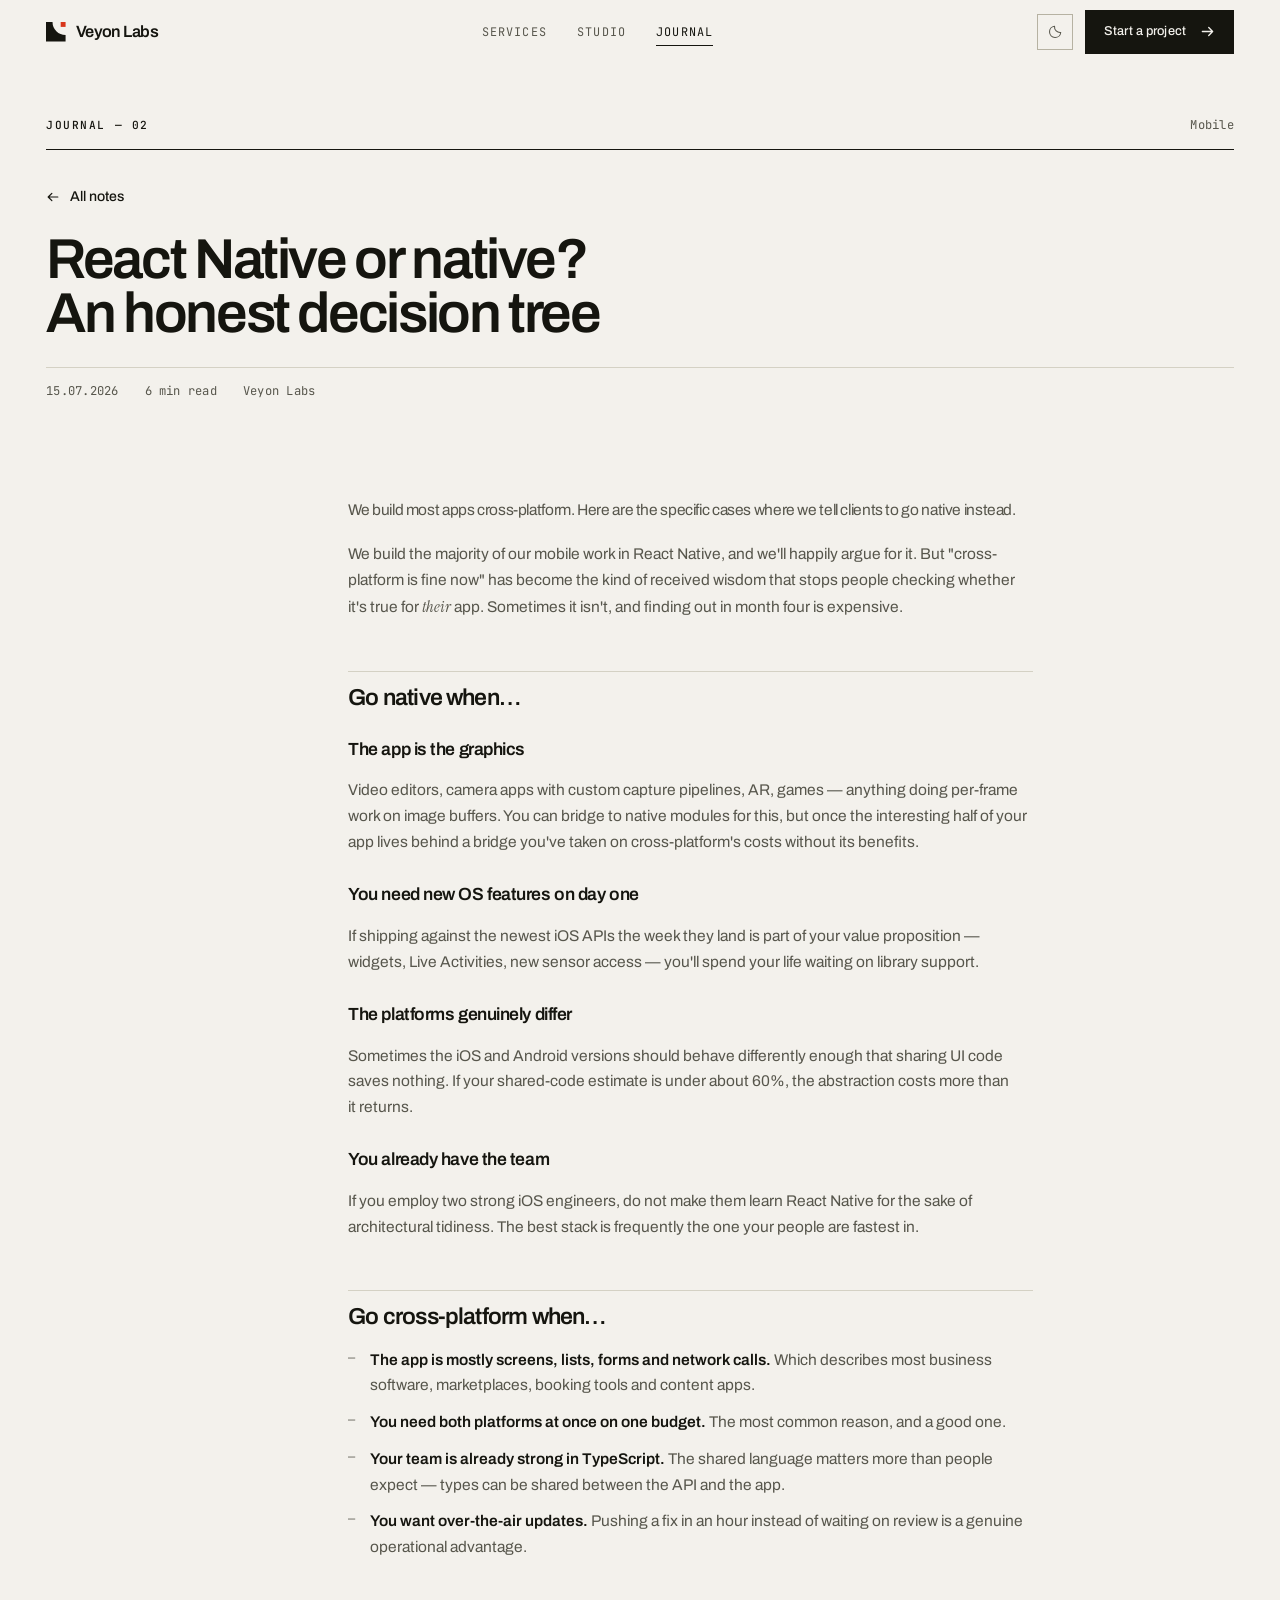
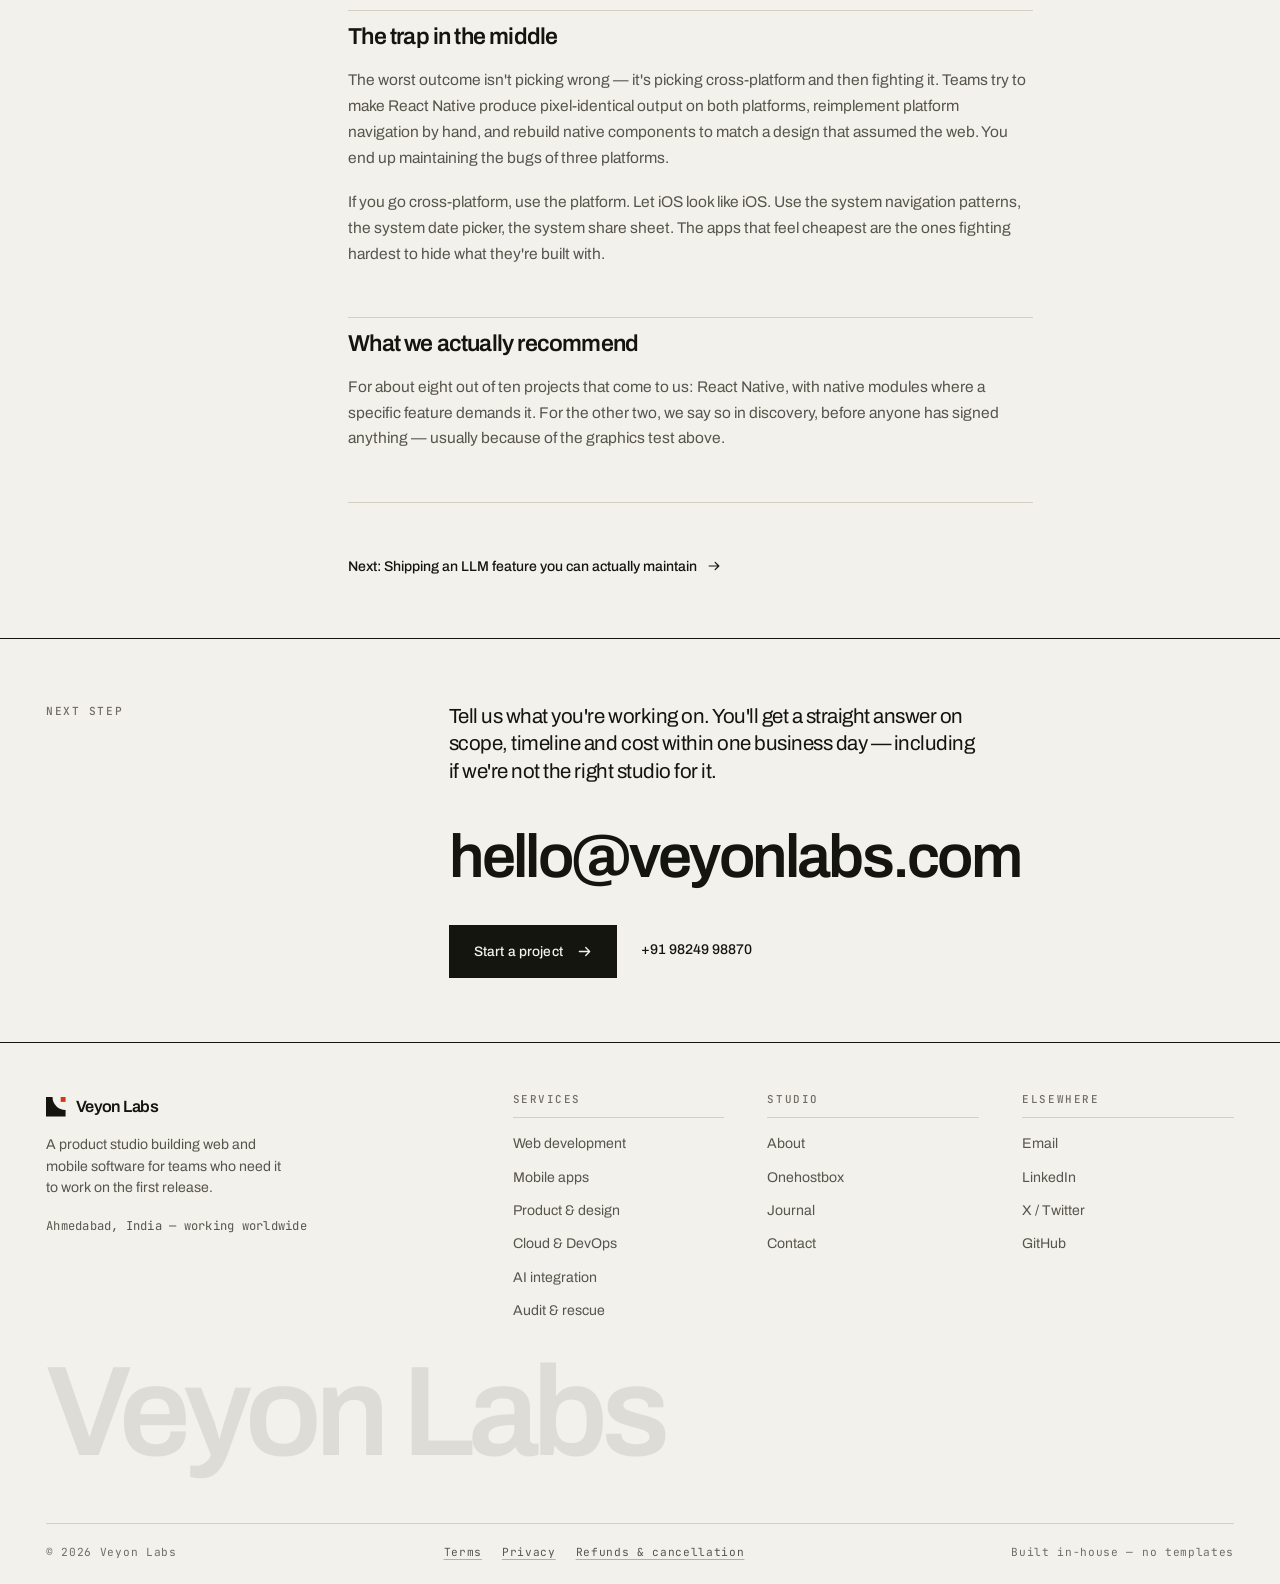
<file: blog-react-native-vs-native.html>
<!doctype html>
<html lang="en" data-theme="light">
<head>
<meta charset="utf-8">
<meta name="viewport" content="width=device-width, initial-scale=1">
<title>React Native or native? An honest decision tree — Veyon Labs</title>
<meta name="description" content="We build most apps cross-platform. Here are the specific cases where we tell clients to go native instead.">
<link rel="canonical" href="https://veyonlabs.com/blog-react-native-vs-native.html">
<meta property="og:type" content="article">
<meta property="og:site_name" content="Veyon Labs">
<meta property="og:title" content="React Native or native? An honest decision tree — Veyon Labs">
<meta property="og:description" content="We build most apps cross-platform. Here are the specific cases where we tell clients to go native instead.">
<meta property="og:url" content="https://veyonlabs.com/blog-react-native-vs-native.html">
<meta name="twitter:card" content="summary_large_image">
<meta name="theme-color" content="#f3f1ec" media="(prefers-color-scheme: light)">
<meta name="theme-color" content="#121210" media="(prefers-color-scheme: dark)">
<link rel="icon" href="assets/img/favicon.svg" type="image/svg+xml">
<link rel="apple-touch-icon" href="assets/img/apple-touch-icon.png">
<link rel="preconnect" href="https://fonts.googleapis.com">
<link rel="preconnect" href="https://fonts.gstatic.com" crossorigin>
<link rel="stylesheet" href="https://fonts.googleapis.com/css2?family=Archivo:wght@400;500;600&family=Instrument+Serif:ital@0;1&family=JetBrains+Mono:wght@400;500&display=swap">
<link rel="stylesheet" href="assets/css/main.css">
<script>(function(){document.documentElement.classList.add('js');try{var t=localStorage.getItem('veyon-theme');if(!t)t=matchMedia('(prefers-color-scheme: dark)').matches?'dark':'light';document.documentElement.setAttribute('data-theme',t);}catch(e){document.documentElement.setAttribute('data-theme','light');}})();</script>
</head>
<body>

  <a class="skip-link" href="#main">Skip to content</a>
  <header class="site-header">
    <nav class="nav wrap" aria-label="Primary">
      <a class="brand" href="index.html" aria-label="Veyon Labs — home">
        <svg class="brand__mark" viewBox="8 8 48 48" aria-hidden="true"><path class="ink" d="M8 8h16a32 32 0 0 0 32 32v16H8Z"/><rect class="sig" x="44" y="8" width="12" height="12"/></svg>
        <span>Veyon&nbsp;Labs</span>
      </a>

      <ul class="nav__links" id="nav-links">
        <li><a href="services.html" data-section="services">Services</a></li>
        <li><a href="about.html" data-section="about">Studio</a></li>
        <li><a href="blog.html" data-section="blog">Journal</a></li>
        <li class="mobile-cta"><a href="contact.html">Start a project</a></li>
      </ul>

      <div class="nav__actions">
        <button class="theme-toggle" type="button" data-theme-toggle aria-label="Switch theme"><svg class="icon-moon" viewBox="0 0 20 20" fill="none" aria-hidden="true"><path d="M17 11.3A7.5 7.5 0 0 1 8.7 3a7.5 7.5 0 1 0 8.3 8.3Z" stroke="currentColor" stroke-width="1.4" stroke-linejoin="round"/></svg><svg class="icon-sun" viewBox="0 0 20 20" fill="none" aria-hidden="true"><circle cx="10" cy="10" r="3.4" stroke="currentColor" stroke-width="1.4"/><path d="M10 2.2v2.1M10 15.7v2.1M17.8 10h-2.1M4.3 10H2.2M15.5 4.5l-1.5 1.5M6 14l-1.5 1.5M15.5 15.5 14 14M6 6 4.5 4.5" stroke="currentColor" stroke-width="1.4" stroke-linecap="round"/></svg></button>
        <a class="btn btn--sm nav__cta" href="contact.html">Start a project <svg viewBox="0 0 16 16" fill="none" aria-hidden="true"><path d="M2.5 8h11m0 0-4.2-4.2M13.5 8l-4.2 4.2" stroke="currentColor" stroke-width="1.4" stroke-linecap="round" stroke-linejoin="round"/></svg></a>
        <button class="nav__toggle" type="button" data-nav-toggle aria-expanded="false"
                aria-controls="nav-links" aria-label="Toggle navigation"><svg class="icon-menu" viewBox="0 0 20 20" fill="none" aria-hidden="true"><path d="M2 6h16M2 14h16" stroke="currentColor" stroke-width="1.4"/></svg><svg class="icon-close" viewBox="0 0 20 20" fill="none" aria-hidden="true"><path d="M4 4l12 12M16 4 4 16" stroke="currentColor" stroke-width="1.4"/></svg></button>
      </div>
    </nav>
  </header>

<main id="main">

  <section class="page-hero">
    <div class="wrap">
      <div class="page-hero__bar">
        <span class="label label--ink">Journal — 02</span>
        <span class="meta-mono">Mobile</span>
      </div>
      <p style="margin-bottom:22px"><a class="link link--draw" href="blog.html"><svg viewBox="0 0 16 16" fill="none" aria-hidden="true"><path d="M13.5 8h-11m0 0 4.2-4.2M2.5 8l4.2 4.2" stroke="currentColor" stroke-width="1.4" stroke-linecap="round" stroke-linejoin="round"/></svg> All notes</a></p>
      <div class="g12">
        <div class="span-8"><h1 class="h1">React Native or native? An honest decision tree</h1></div>
      </div>
      <div class="article-meta">
        <time class="meta-mono" datetime="2026-07-15">15.07.2026</time>
        <span class="meta-mono">6 min read</span>
        <span class="meta-mono">Veyon Labs</span>
      </div>
    </div>
  </section>

  <section class="section--sm">
    <div class="wrap g12">
      <div class="span-7 start-4">
        <article class="prose" style="max-width:none">
          <p class="prose-lede" style="max-width:none">We build most apps cross-platform. Here are the specific cases where we tell clients to go native instead.</p>
          
        <p>We build the majority of our mobile work in React Native, and we'll happily argue for it. But
          "cross-platform is fine now" has become the kind of received wisdom that stops people checking
          whether it's true for <em>their</em> app. Sometimes it isn't, and finding out in month four is
          expensive.</p>

        <h2>Go native when…</h2>
        <h3>The app is the graphics</h3>
        <p>Video editors, camera apps with custom capture pipelines, AR, games — anything doing per-frame work
          on image buffers. You can bridge to native modules for this, but once the interesting half of your
          app lives behind a bridge you've taken on cross-platform's costs without its benefits.</p>
        <h3>You need new OS features on day one</h3>
        <p>If shipping against the newest iOS APIs the week they land is part of your value proposition —
          widgets, Live Activities, new sensor access — you'll spend your life waiting on library support.</p>
        <h3>The platforms genuinely differ</h3>
        <p>Sometimes the iOS and Android versions should behave differently enough that sharing UI code saves
          nothing. If your shared-code estimate is under about 60%, the abstraction costs more than it returns.</p>
        <h3>You already have the team</h3>
        <p>If you employ two strong iOS engineers, do not make them learn React Native for the sake of
          architectural tidiness. The best stack is frequently the one your people are fastest in.</p>

        <h2>Go cross-platform when…</h2>
        <ul>
          <li><strong>The app is mostly screens, lists, forms and network calls.</strong> Which describes most
            business software, marketplaces, booking tools and content apps.</li>
          <li><strong>You need both platforms at once on one budget.</strong> The most common reason, and a
            good one.</li>
          <li><strong>Your team is already strong in TypeScript.</strong> The shared language matters more
            than people expect — types can be shared between the API and the app.</li>
          <li><strong>You want over-the-air updates.</strong> Pushing a fix in an hour instead of waiting on
            review is a genuine operational advantage.</li>
        </ul>

        <h2>The trap in the middle</h2>
        <p>The worst outcome isn't picking wrong — it's picking cross-platform and then fighting it. Teams try
          to make React Native produce pixel-identical output on both platforms, reimplement platform
          navigation by hand, and rebuild native components to match a design that assumed the web. You end up
          maintaining the bugs of three platforms.</p>
        <p>If you go cross-platform, use the platform. Let iOS look like iOS. Use the system navigation
          patterns, the system date picker, the system share sheet. The apps that feel cheapest are the ones
          fighting hardest to hide what they're built with.</p>

        <h2>What we actually recommend</h2>
        <p>For about eight out of ten projects that come to us: React Native, with native modules where a
          specific feature demands it. For the other two, we say so in discovery, before anyone has signed
          anything — usually because of the graphics test above.</p>
        </article>

        <hr class="rule" style="margin-block:clamp(32px,4vw,52px)">
        <a class="link link--draw" href="blog-shipping-ai-features.html">Next: Shipping an LLM feature you can actually maintain <svg viewBox="0 0 16 16" fill="none" aria-hidden="true"><path d="M2.5 8h11m0 0-4.2-4.2M13.5 8l-4.2 4.2" stroke="currentColor" stroke-width="1.4" stroke-linecap="round" stroke-linejoin="round"/></svg></a>
      </div>
    </div>
  </section>

  <section class="contact-strip">
    <div class="wrap g12">
      <div class="span-4">
        <span class="label">Next step</span>
      </div>
      <div class="span-8 reveal">
        <p class="prose-lede">Tell us what you're working on. You'll get a straight answer on scope,
          timeline and cost within one business day — including if we're not the right studio for it.</p>
        <p style="margin-top:clamp(26px,3.4vw,44px)">
          <a class="display-link" href="mailto:hello@veyonlabs.com">hello@veyonlabs.com</a>
        </p>
        <div class="cluster" style="margin-top:clamp(26px,3vw,40px)">
          <a class="btn" href="contact.html">Start a project <svg viewBox="0 0 16 16" fill="none" aria-hidden="true"><path d="M2.5 8h11m0 0-4.2-4.2M13.5 8l-4.2 4.2" stroke="currentColor" stroke-width="1.4" stroke-linecap="round" stroke-linejoin="round"/></svg></a>
          <a class="link link--draw" href="tel:+919824998870">+91 98249 98870</a>
        </div>
      </div>
    </div>
  </section>
</main>


  <footer class="site-footer">
    <div class="wrap">
      <div class="footer-grid">
        <div class="footer-brand">
          <a class="brand" href="index.html">
            <svg class="brand__mark" viewBox="8 8 48 48" aria-hidden="true"><path class="ink" d="M8 8h16a32 32 0 0 0 32 32v16H8Z"/><rect class="sig" x="44" y="8" width="12" height="12"/></svg>
            <span>Veyon&nbsp;Labs</span>
          </a>
          <p class="body-sm" style="margin-top:14px;max-width:30ch">A product studio building web and
            mobile software for teams who need it to work on the first release.</p>
          <p class="meta-mono" style="margin-top:18px">Ahmedabad, India — working worldwide</p>
        </div>

        <div class="footer-col">
          <h4>Services</h4>
          <ul>
            <li><a href="services.html#web">Web development</a></li>
            <li><a href="services.html#mobile">Mobile apps</a></li>
            <li><a href="services.html#product">Product &amp; design</a></li>
            <li><a href="services.html#cloud">Cloud &amp; DevOps</a></li>
            <li><a href="services.html#ai">AI integration</a></li>
            <li><a href="services.html#rescue">Audit &amp; rescue</a></li>
          </ul>
        </div>

        <div class="footer-col">
          <h4>Studio</h4>
          <ul>
            <li><a href="about.html">About</a></li>
            <li><a href="onehostbox.html">Onehostbox</a></li>
            <li><a href="blog.html">Journal</a></li>
            <li><a href="contact.html">Contact</a></li>
          </ul>
        </div>

        <div class="footer-col">
          <h4>Elsewhere</h4>
          <ul>
            <li><a href="mailto:hello@veyonlabs.com">Email</a></li>
            <li><a href="https://www.linkedin.com/company/veyonlabs">LinkedIn</a></li>
            <li><a href="https://x.com/veyonlabs">X / Twitter</a></li>
            <li><a href="https://github.com/veyonlabs">GitHub</a></li>
          </ul>
        </div>
      </div>

      <span class="wordmark" aria-hidden="true">Veyon Labs</span>

      <div class="footer-bottom">
        <span>&copy; <span data-year>2026</span> Veyon Labs</span>
        <span class="footer-legal"><a href="terms.html">Terms</a><a href="privacy.html">Privacy</a><a href="refund.html">Refunds &amp; cancellation</a></span>
        <span>Built in-house — no templates</span>
      </div>
    </div>
  </footer>

<script src="assets/js/main.js" defer></script>
</body>
</html>
</file>
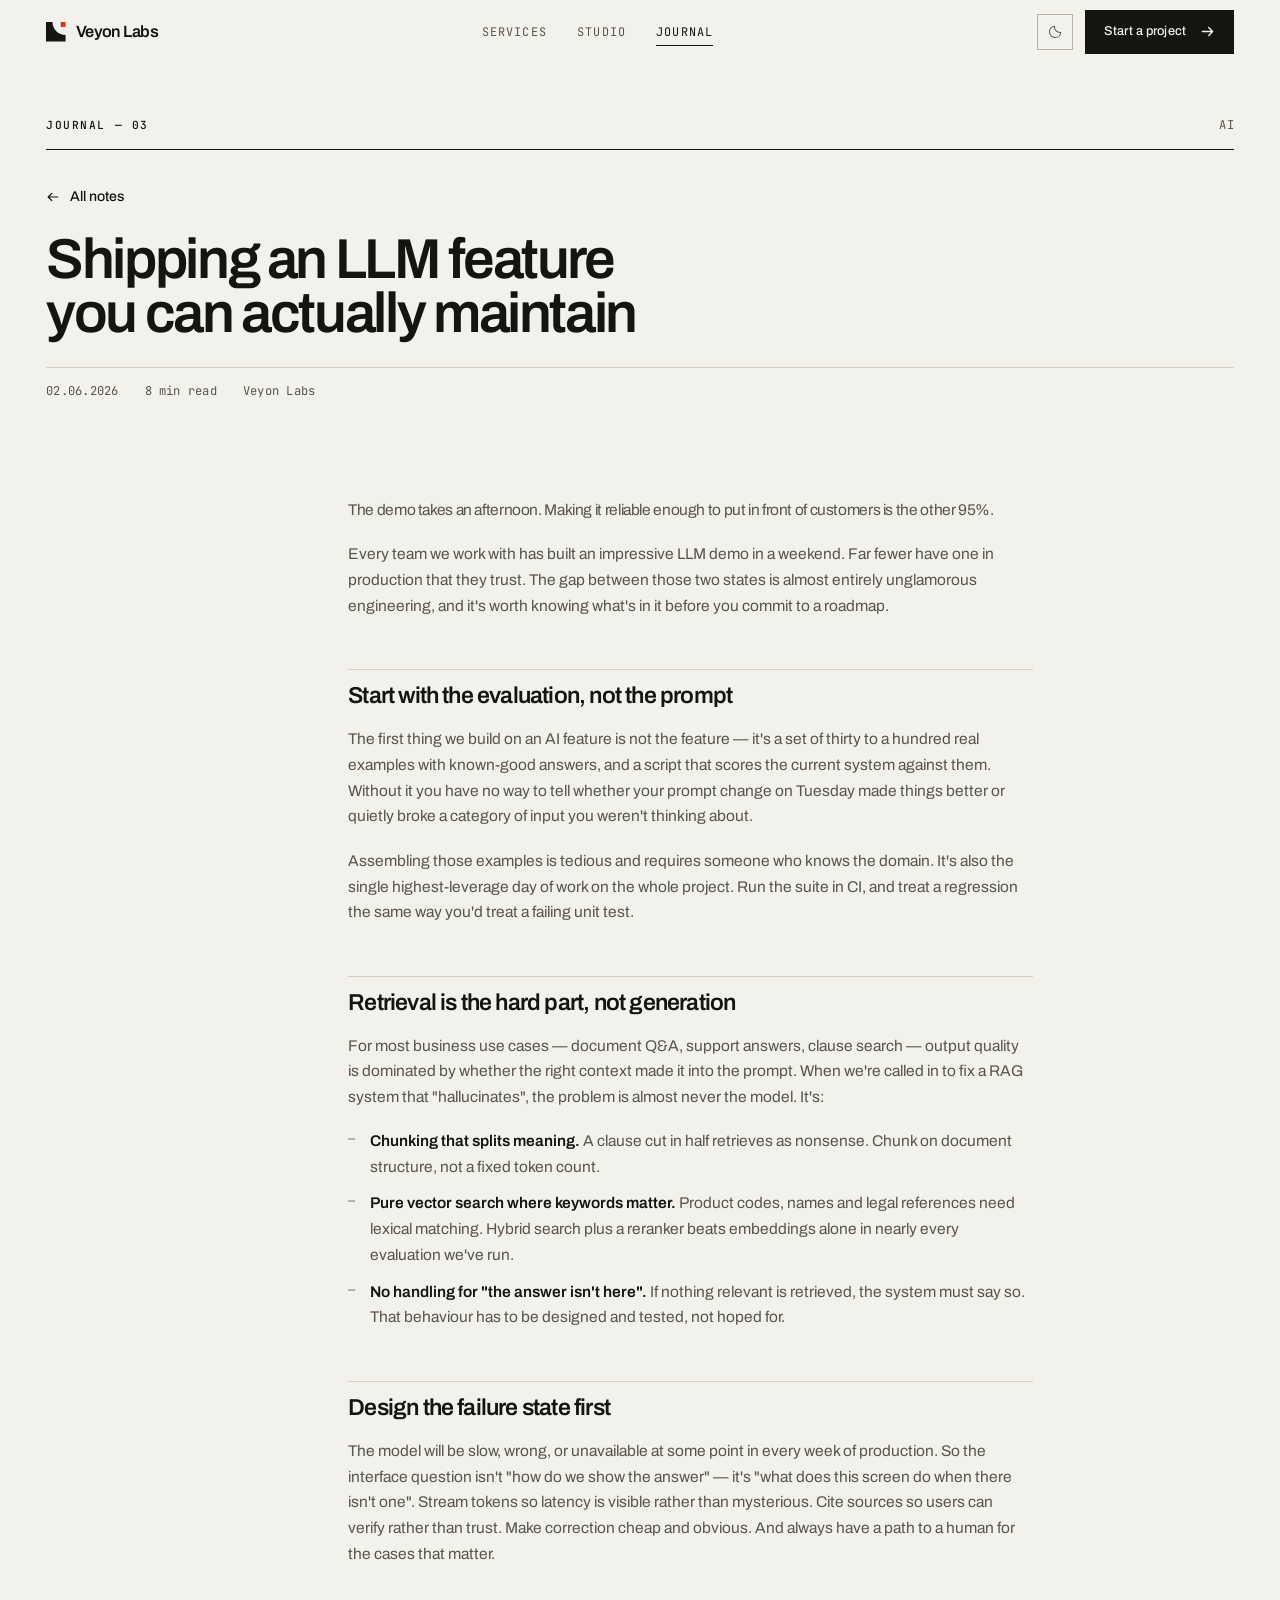
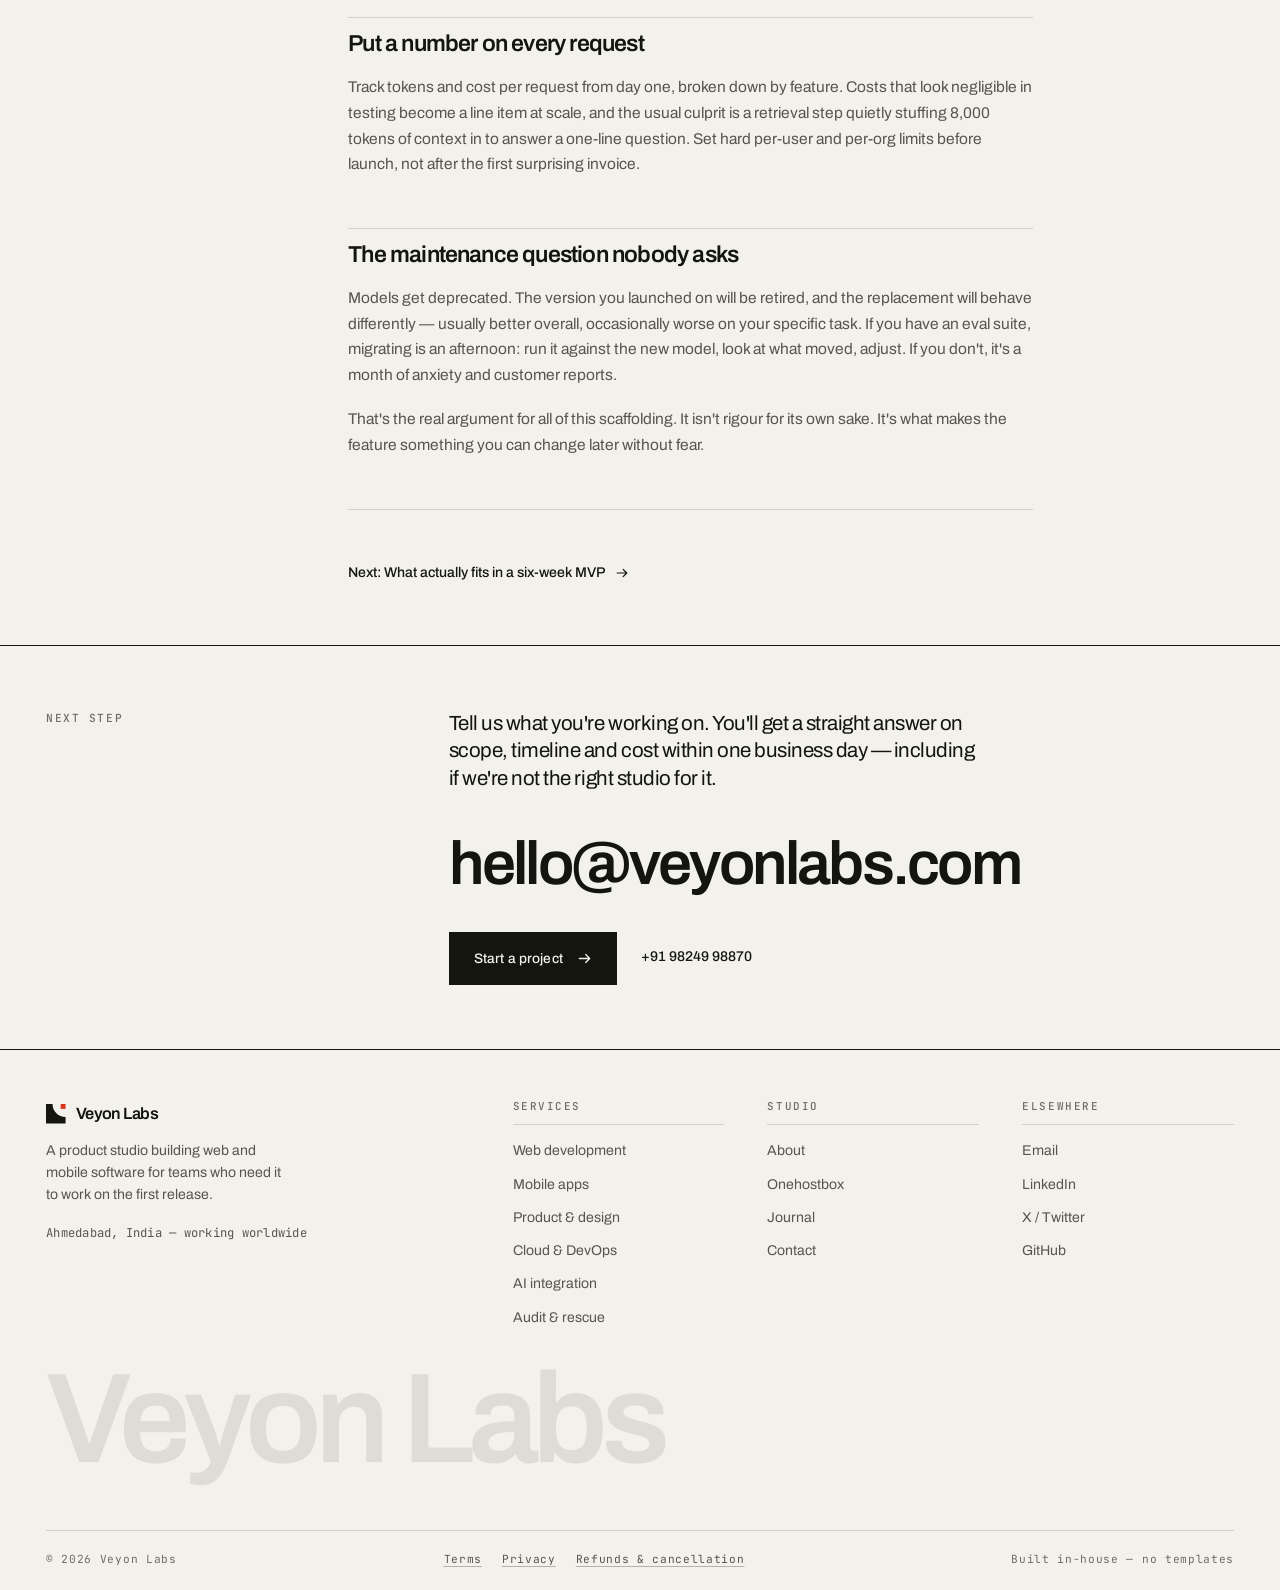
<file: blog-shipping-ai-features.html>
<!doctype html>
<html lang="en" data-theme="light">
<head>
<meta charset="utf-8">
<meta name="viewport" content="width=device-width, initial-scale=1">
<title>Shipping an LLM feature you can actually maintain — Veyon Labs</title>
<meta name="description" content="The demo takes an afternoon. Making it reliable enough to put in front of customers is the other 95%.">
<link rel="canonical" href="https://veyonlabs.com/blog-shipping-ai-features.html">
<meta property="og:type" content="article">
<meta property="og:site_name" content="Veyon Labs">
<meta property="og:title" content="Shipping an LLM feature you can actually maintain — Veyon Labs">
<meta property="og:description" content="The demo takes an afternoon. Making it reliable enough to put in front of customers is the other 95%.">
<meta property="og:url" content="https://veyonlabs.com/blog-shipping-ai-features.html">
<meta name="twitter:card" content="summary_large_image">
<meta name="theme-color" content="#f3f1ec" media="(prefers-color-scheme: light)">
<meta name="theme-color" content="#121210" media="(prefers-color-scheme: dark)">
<link rel="icon" href="assets/img/favicon.svg" type="image/svg+xml">
<link rel="apple-touch-icon" href="assets/img/apple-touch-icon.png">
<link rel="preconnect" href="https://fonts.googleapis.com">
<link rel="preconnect" href="https://fonts.gstatic.com" crossorigin>
<link rel="stylesheet" href="https://fonts.googleapis.com/css2?family=Archivo:wght@400;500;600&family=Instrument+Serif:ital@0;1&family=JetBrains+Mono:wght@400;500&display=swap">
<link rel="stylesheet" href="assets/css/main.css">
<script>(function(){document.documentElement.classList.add('js');try{var t=localStorage.getItem('veyon-theme');if(!t)t=matchMedia('(prefers-color-scheme: dark)').matches?'dark':'light';document.documentElement.setAttribute('data-theme',t);}catch(e){document.documentElement.setAttribute('data-theme','light');}})();</script>
</head>
<body>

  <a class="skip-link" href="#main">Skip to content</a>
  <header class="site-header">
    <nav class="nav wrap" aria-label="Primary">
      <a class="brand" href="index.html" aria-label="Veyon Labs — home">
        <svg class="brand__mark" viewBox="8 8 48 48" aria-hidden="true"><path class="ink" d="M8 8h16a32 32 0 0 0 32 32v16H8Z"/><rect class="sig" x="44" y="8" width="12" height="12"/></svg>
        <span>Veyon&nbsp;Labs</span>
      </a>

      <ul class="nav__links" id="nav-links">
        <li><a href="services.html" data-section="services">Services</a></li>
        <li><a href="about.html" data-section="about">Studio</a></li>
        <li><a href="blog.html" data-section="blog">Journal</a></li>
        <li class="mobile-cta"><a href="contact.html">Start a project</a></li>
      </ul>

      <div class="nav__actions">
        <button class="theme-toggle" type="button" data-theme-toggle aria-label="Switch theme"><svg class="icon-moon" viewBox="0 0 20 20" fill="none" aria-hidden="true"><path d="M17 11.3A7.5 7.5 0 0 1 8.7 3a7.5 7.5 0 1 0 8.3 8.3Z" stroke="currentColor" stroke-width="1.4" stroke-linejoin="round"/></svg><svg class="icon-sun" viewBox="0 0 20 20" fill="none" aria-hidden="true"><circle cx="10" cy="10" r="3.4" stroke="currentColor" stroke-width="1.4"/><path d="M10 2.2v2.1M10 15.7v2.1M17.8 10h-2.1M4.3 10H2.2M15.5 4.5l-1.5 1.5M6 14l-1.5 1.5M15.5 15.5 14 14M6 6 4.5 4.5" stroke="currentColor" stroke-width="1.4" stroke-linecap="round"/></svg></button>
        <a class="btn btn--sm nav__cta" href="contact.html">Start a project <svg viewBox="0 0 16 16" fill="none" aria-hidden="true"><path d="M2.5 8h11m0 0-4.2-4.2M13.5 8l-4.2 4.2" stroke="currentColor" stroke-width="1.4" stroke-linecap="round" stroke-linejoin="round"/></svg></a>
        <button class="nav__toggle" type="button" data-nav-toggle aria-expanded="false"
                aria-controls="nav-links" aria-label="Toggle navigation"><svg class="icon-menu" viewBox="0 0 20 20" fill="none" aria-hidden="true"><path d="M2 6h16M2 14h16" stroke="currentColor" stroke-width="1.4"/></svg><svg class="icon-close" viewBox="0 0 20 20" fill="none" aria-hidden="true"><path d="M4 4l12 12M16 4 4 16" stroke="currentColor" stroke-width="1.4"/></svg></button>
      </div>
    </nav>
  </header>

<main id="main">

  <section class="page-hero">
    <div class="wrap">
      <div class="page-hero__bar">
        <span class="label label--ink">Journal — 03</span>
        <span class="meta-mono">AI</span>
      </div>
      <p style="margin-bottom:22px"><a class="link link--draw" href="blog.html"><svg viewBox="0 0 16 16" fill="none" aria-hidden="true"><path d="M13.5 8h-11m0 0 4.2-4.2M2.5 8l4.2 4.2" stroke="currentColor" stroke-width="1.4" stroke-linecap="round" stroke-linejoin="round"/></svg> All notes</a></p>
      <div class="g12">
        <div class="span-8"><h1 class="h1">Shipping an LLM feature you can actually maintain</h1></div>
      </div>
      <div class="article-meta">
        <time class="meta-mono" datetime="2026-06-02">02.06.2026</time>
        <span class="meta-mono">8 min read</span>
        <span class="meta-mono">Veyon Labs</span>
      </div>
    </div>
  </section>

  <section class="section--sm">
    <div class="wrap g12">
      <div class="span-7 start-4">
        <article class="prose" style="max-width:none">
          <p class="prose-lede" style="max-width:none">The demo takes an afternoon. Making it reliable enough to put in front of customers is the other 95%.</p>
          
        <p>Every team we work with has built an impressive LLM demo in a weekend. Far fewer have one in
          production that they trust. The gap between those two states is almost entirely unglamorous
          engineering, and it's worth knowing what's in it before you commit to a roadmap.</p>

        <h2>Start with the evaluation, not the prompt</h2>
        <p>The first thing we build on an AI feature is not the feature — it's a set of thirty to a hundred
          real examples with known-good answers, and a script that scores the current system against them.
          Without it you have no way to tell whether your prompt change on Tuesday made things better or
          quietly broke a category of input you weren't thinking about.</p>
        <p>Assembling those examples is tedious and requires someone who knows the domain. It's also the
          single highest-leverage day of work on the whole project. Run the suite in CI, and treat a
          regression the same way you'd treat a failing unit test.</p>

        <h2>Retrieval is the hard part, not generation</h2>
        <p>For most business use cases — document Q&amp;A, support answers, clause search — output quality is
          dominated by whether the right context made it into the prompt. When we're called in to fix a RAG
          system that "hallucinates", the problem is almost never the model. It's:</p>
        <ul>
          <li><strong>Chunking that splits meaning.</strong> A clause cut in half retrieves as nonsense. Chunk
            on document structure, not a fixed token count.</li>
          <li><strong>Pure vector search where keywords matter.</strong> Product codes, names and legal
            references need lexical matching. Hybrid search plus a reranker beats embeddings alone in nearly
            every evaluation we've run.</li>
          <li><strong>No handling for "the answer isn't here".</strong> If nothing relevant is retrieved, the
            system must say so. That behaviour has to be designed and tested, not hoped for.</li>
        </ul>

        <h2>Design the failure state first</h2>
        <p>The model will be slow, wrong, or unavailable at some point in every week of production. So the
          interface question isn't "how do we show the answer" — it's "what does this screen do when there
          isn't one". Stream tokens so latency is visible rather than mysterious. Cite sources so users can
          verify rather than trust. Make correction cheap and obvious. And always have a path to a human for
          the cases that matter.</p>

        <h2>Put a number on every request</h2>
        <p>Track tokens and cost per request from day one, broken down by feature. Costs that look negligible
          in testing become a line item at scale, and the usual culprit is a retrieval step quietly stuffing
          8,000 tokens of context in to answer a one-line question. Set hard per-user and per-org limits
          before launch, not after the first surprising invoice.</p>

        <h2>The maintenance question nobody asks</h2>
        <p>Models get deprecated. The version you launched on will be retired, and the replacement will behave
          differently — usually better overall, occasionally worse on your specific task. If you have an eval
          suite, migrating is an afternoon: run it against the new model, look at what moved, adjust. If you
          don't, it's a month of anxiety and customer reports.</p>
        <p>That's the real argument for all of this scaffolding. It isn't rigour for its own sake. It's what
          makes the feature something you can change later without fear.</p>
        </article>

        <hr class="rule" style="margin-block:clamp(32px,4vw,52px)">
        <a class="link link--draw" href="blog-six-week-mvp.html">Next: What actually fits in a six-week MVP <svg viewBox="0 0 16 16" fill="none" aria-hidden="true"><path d="M2.5 8h11m0 0-4.2-4.2M13.5 8l-4.2 4.2" stroke="currentColor" stroke-width="1.4" stroke-linecap="round" stroke-linejoin="round"/></svg></a>
      </div>
    </div>
  </section>

  <section class="contact-strip">
    <div class="wrap g12">
      <div class="span-4">
        <span class="label">Next step</span>
      </div>
      <div class="span-8 reveal">
        <p class="prose-lede">Tell us what you're working on. You'll get a straight answer on scope,
          timeline and cost within one business day — including if we're not the right studio for it.</p>
        <p style="margin-top:clamp(26px,3.4vw,44px)">
          <a class="display-link" href="mailto:hello@veyonlabs.com">hello@veyonlabs.com</a>
        </p>
        <div class="cluster" style="margin-top:clamp(26px,3vw,40px)">
          <a class="btn" href="contact.html">Start a project <svg viewBox="0 0 16 16" fill="none" aria-hidden="true"><path d="M2.5 8h11m0 0-4.2-4.2M13.5 8l-4.2 4.2" stroke="currentColor" stroke-width="1.4" stroke-linecap="round" stroke-linejoin="round"/></svg></a>
          <a class="link link--draw" href="tel:+919824998870">+91 98249 98870</a>
        </div>
      </div>
    </div>
  </section>
</main>


  <footer class="site-footer">
    <div class="wrap">
      <div class="footer-grid">
        <div class="footer-brand">
          <a class="brand" href="index.html">
            <svg class="brand__mark" viewBox="8 8 48 48" aria-hidden="true"><path class="ink" d="M8 8h16a32 32 0 0 0 32 32v16H8Z"/><rect class="sig" x="44" y="8" width="12" height="12"/></svg>
            <span>Veyon&nbsp;Labs</span>
          </a>
          <p class="body-sm" style="margin-top:14px;max-width:30ch">A product studio building web and
            mobile software for teams who need it to work on the first release.</p>
          <p class="meta-mono" style="margin-top:18px">Ahmedabad, India — working worldwide</p>
        </div>

        <div class="footer-col">
          <h4>Services</h4>
          <ul>
            <li><a href="services.html#web">Web development</a></li>
            <li><a href="services.html#mobile">Mobile apps</a></li>
            <li><a href="services.html#product">Product &amp; design</a></li>
            <li><a href="services.html#cloud">Cloud &amp; DevOps</a></li>
            <li><a href="services.html#ai">AI integration</a></li>
            <li><a href="services.html#rescue">Audit &amp; rescue</a></li>
          </ul>
        </div>

        <div class="footer-col">
          <h4>Studio</h4>
          <ul>
            <li><a href="about.html">About</a></li>
            <li><a href="onehostbox.html">Onehostbox</a></li>
            <li><a href="blog.html">Journal</a></li>
            <li><a href="contact.html">Contact</a></li>
          </ul>
        </div>

        <div class="footer-col">
          <h4>Elsewhere</h4>
          <ul>
            <li><a href="mailto:hello@veyonlabs.com">Email</a></li>
            <li><a href="https://www.linkedin.com/company/veyonlabs">LinkedIn</a></li>
            <li><a href="https://x.com/veyonlabs">X / Twitter</a></li>
            <li><a href="https://github.com/veyonlabs">GitHub</a></li>
          </ul>
        </div>
      </div>

      <span class="wordmark" aria-hidden="true">Veyon Labs</span>

      <div class="footer-bottom">
        <span>&copy; <span data-year>2026</span> Veyon Labs</span>
        <span class="footer-legal"><a href="terms.html">Terms</a><a href="privacy.html">Privacy</a><a href="refund.html">Refunds &amp; cancellation</a></span>
        <span>Built in-house — no templates</span>
      </div>
    </div>
  </footer>

<script src="assets/js/main.js" defer></script>
</body>
</html>
</file>
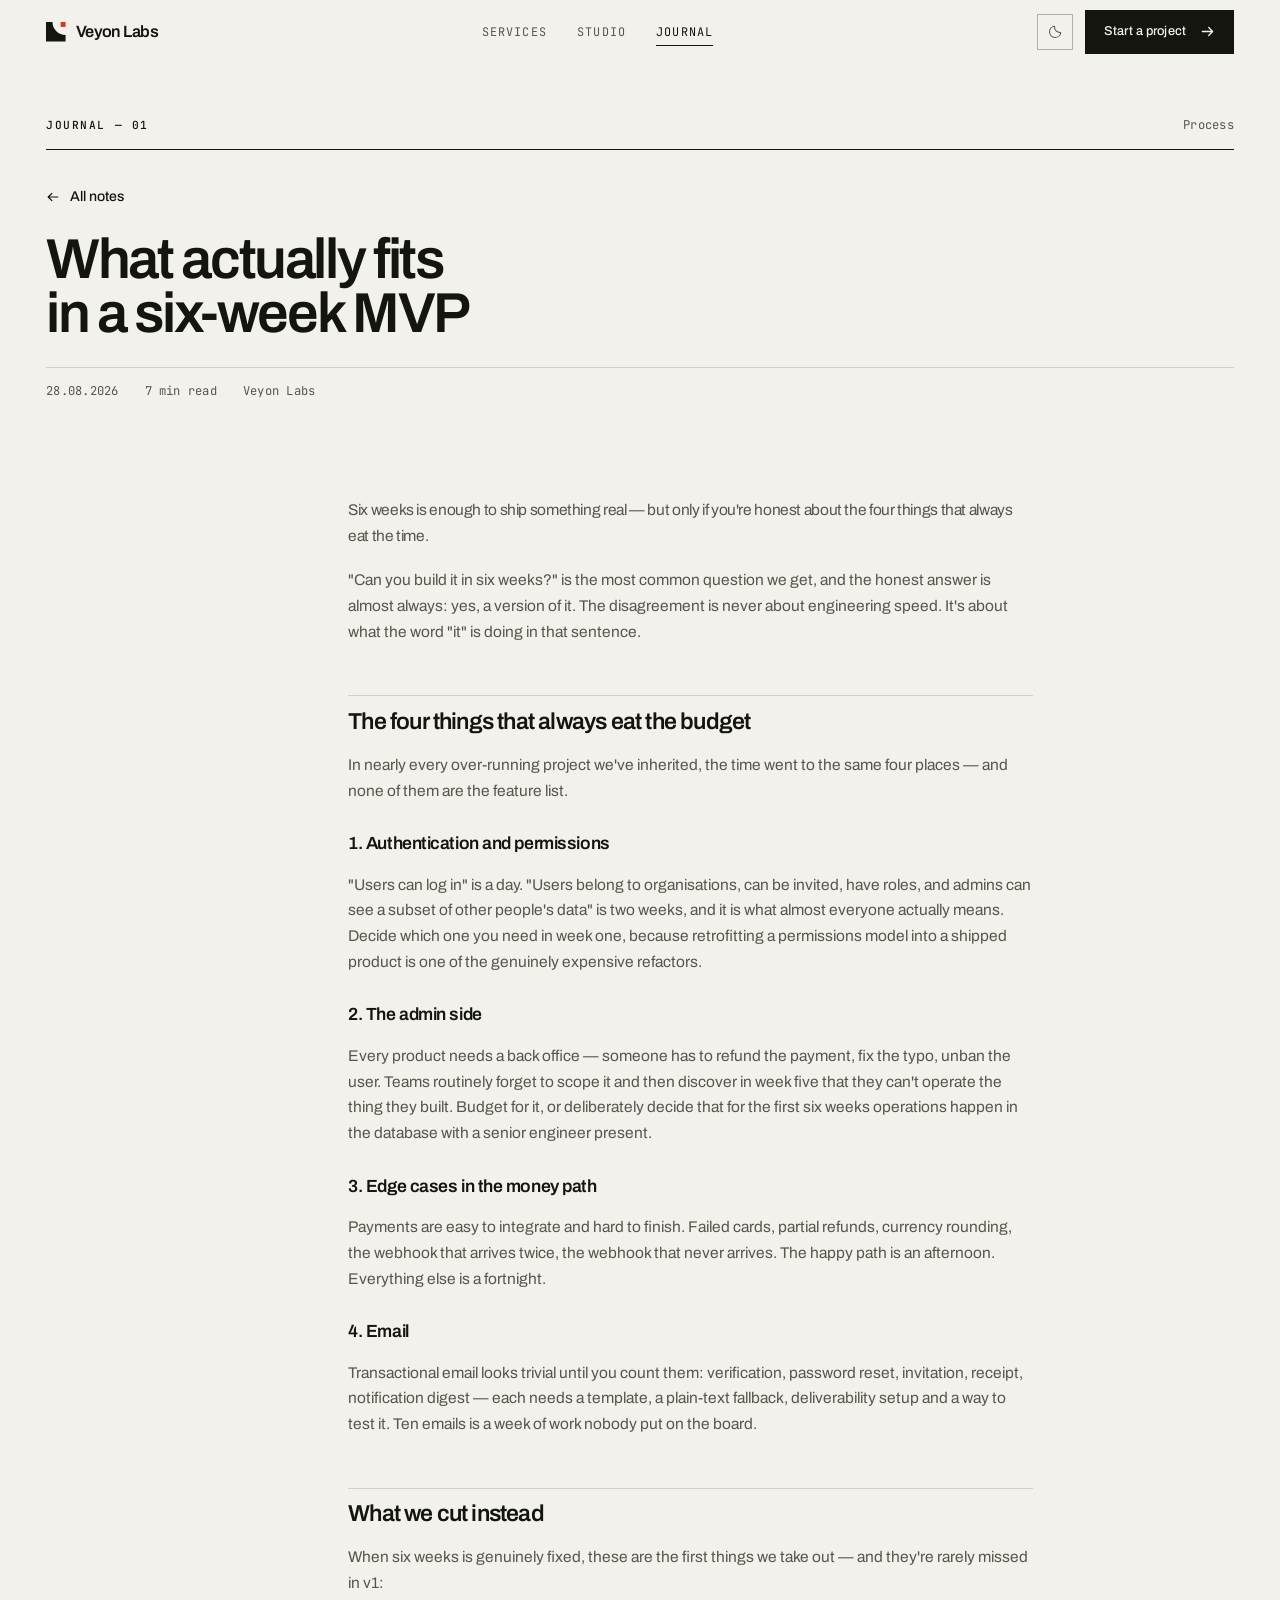
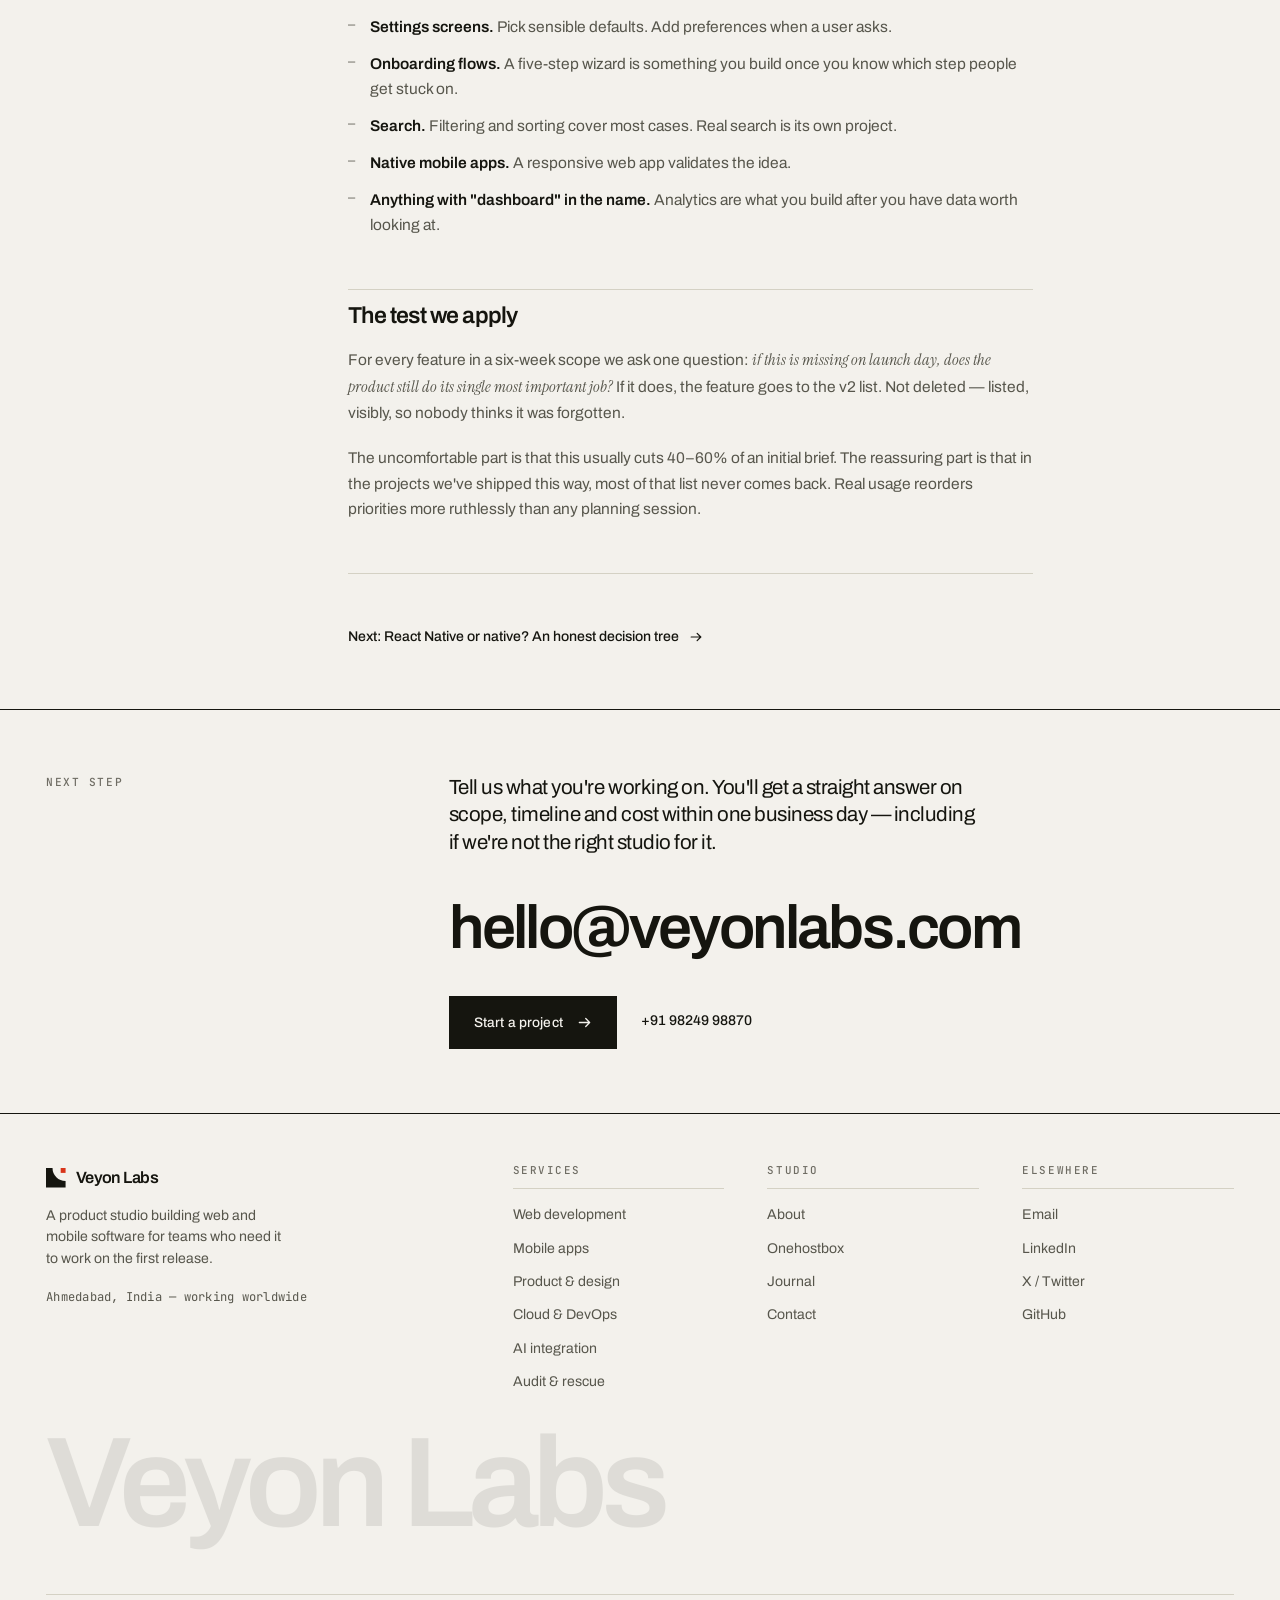
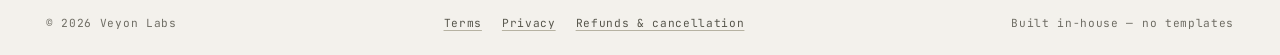
<file: blog-six-week-mvp.html>
<!doctype html>
<html lang="en" data-theme="light">
<head>
<meta charset="utf-8">
<meta name="viewport" content="width=device-width, initial-scale=1">
<title>What actually fits in a six-week MVP — Veyon Labs</title>
<meta name="description" content="Six weeks is enough to ship something real — but only if you're honest about the four things that always eat the time.">
<link rel="canonical" href="https://veyonlabs.com/blog-six-week-mvp.html">
<meta property="og:type" content="article">
<meta property="og:site_name" content="Veyon Labs">
<meta property="og:title" content="What actually fits in a six-week MVP — Veyon Labs">
<meta property="og:description" content="Six weeks is enough to ship something real — but only if you're honest about the four things that always eat the time.">
<meta property="og:url" content="https://veyonlabs.com/blog-six-week-mvp.html">
<meta name="twitter:card" content="summary_large_image">
<meta name="theme-color" content="#f3f1ec" media="(prefers-color-scheme: light)">
<meta name="theme-color" content="#121210" media="(prefers-color-scheme: dark)">
<link rel="icon" href="assets/img/favicon.svg" type="image/svg+xml">
<link rel="apple-touch-icon" href="assets/img/apple-touch-icon.png">
<link rel="preconnect" href="https://fonts.googleapis.com">
<link rel="preconnect" href="https://fonts.gstatic.com" crossorigin>
<link rel="stylesheet" href="https://fonts.googleapis.com/css2?family=Archivo:wght@400;500;600&family=Instrument+Serif:ital@0;1&family=JetBrains+Mono:wght@400;500&display=swap">
<link rel="stylesheet" href="assets/css/main.css">
<script>(function(){document.documentElement.classList.add('js');try{var t=localStorage.getItem('veyon-theme');if(!t)t=matchMedia('(prefers-color-scheme: dark)').matches?'dark':'light';document.documentElement.setAttribute('data-theme',t);}catch(e){document.documentElement.setAttribute('data-theme','light');}})();</script>
</head>
<body>

  <a class="skip-link" href="#main">Skip to content</a>
  <header class="site-header">
    <nav class="nav wrap" aria-label="Primary">
      <a class="brand" href="index.html" aria-label="Veyon Labs — home">
        <svg class="brand__mark" viewBox="8 8 48 48" aria-hidden="true"><path class="ink" d="M8 8h16a32 32 0 0 0 32 32v16H8Z"/><rect class="sig" x="44" y="8" width="12" height="12"/></svg>
        <span>Veyon&nbsp;Labs</span>
      </a>

      <ul class="nav__links" id="nav-links">
        <li><a href="services.html" data-section="services">Services</a></li>
        <li><a href="about.html" data-section="about">Studio</a></li>
        <li><a href="blog.html" data-section="blog">Journal</a></li>
        <li class="mobile-cta"><a href="contact.html">Start a project</a></li>
      </ul>

      <div class="nav__actions">
        <button class="theme-toggle" type="button" data-theme-toggle aria-label="Switch theme"><svg class="icon-moon" viewBox="0 0 20 20" fill="none" aria-hidden="true"><path d="M17 11.3A7.5 7.5 0 0 1 8.7 3a7.5 7.5 0 1 0 8.3 8.3Z" stroke="currentColor" stroke-width="1.4" stroke-linejoin="round"/></svg><svg class="icon-sun" viewBox="0 0 20 20" fill="none" aria-hidden="true"><circle cx="10" cy="10" r="3.4" stroke="currentColor" stroke-width="1.4"/><path d="M10 2.2v2.1M10 15.7v2.1M17.8 10h-2.1M4.3 10H2.2M15.5 4.5l-1.5 1.5M6 14l-1.5 1.5M15.5 15.5 14 14M6 6 4.5 4.5" stroke="currentColor" stroke-width="1.4" stroke-linecap="round"/></svg></button>
        <a class="btn btn--sm nav__cta" href="contact.html">Start a project <svg viewBox="0 0 16 16" fill="none" aria-hidden="true"><path d="M2.5 8h11m0 0-4.2-4.2M13.5 8l-4.2 4.2" stroke="currentColor" stroke-width="1.4" stroke-linecap="round" stroke-linejoin="round"/></svg></a>
        <button class="nav__toggle" type="button" data-nav-toggle aria-expanded="false"
                aria-controls="nav-links" aria-label="Toggle navigation"><svg class="icon-menu" viewBox="0 0 20 20" fill="none" aria-hidden="true"><path d="M2 6h16M2 14h16" stroke="currentColor" stroke-width="1.4"/></svg><svg class="icon-close" viewBox="0 0 20 20" fill="none" aria-hidden="true"><path d="M4 4l12 12M16 4 4 16" stroke="currentColor" stroke-width="1.4"/></svg></button>
      </div>
    </nav>
  </header>

<main id="main">

  <section class="page-hero">
    <div class="wrap">
      <div class="page-hero__bar">
        <span class="label label--ink">Journal — 01</span>
        <span class="meta-mono">Process</span>
      </div>
      <p style="margin-bottom:22px"><a class="link link--draw" href="blog.html"><svg viewBox="0 0 16 16" fill="none" aria-hidden="true"><path d="M13.5 8h-11m0 0 4.2-4.2M2.5 8l4.2 4.2" stroke="currentColor" stroke-width="1.4" stroke-linecap="round" stroke-linejoin="round"/></svg> All notes</a></p>
      <div class="g12">
        <div class="span-8"><h1 class="h1">What actually fits in a six-week MVP</h1></div>
      </div>
      <div class="article-meta">
        <time class="meta-mono" datetime="2026-08-28">28.08.2026</time>
        <span class="meta-mono">7 min read</span>
        <span class="meta-mono">Veyon Labs</span>
      </div>
    </div>
  </section>

  <section class="section--sm">
    <div class="wrap g12">
      <div class="span-7 start-4">
        <article class="prose" style="max-width:none">
          <p class="prose-lede" style="max-width:none">Six weeks is enough to ship something real — but only if you're honest about the four things that always eat the time.</p>
          
        <p>"Can you build it in six weeks?" is the most common question we get, and the honest answer is
          almost always: yes, a version of it. The disagreement is never about engineering speed. It's about
          what the word "it" is doing in that sentence.</p>

        <h2>The four things that always eat the budget</h2>
        <p>In nearly every over-running project we've inherited, the time went to the same four places — and
          none of them are the feature list.</p>
        <h3>1. Authentication and permissions</h3>
        <p>"Users can log in" is a day. "Users belong to organisations, can be invited, have roles, and admins
          can see a subset of other people's data" is two weeks, and it is what almost everyone actually
          means. Decide which one you need in week one, because retrofitting a permissions model into a
          shipped product is one of the genuinely expensive refactors.</p>
        <h3>2. The admin side</h3>
        <p>Every product needs a back office — someone has to refund the payment, fix the typo, unban the
          user. Teams routinely forget to scope it and then discover in week five that they can't operate the
          thing they built. Budget for it, or deliberately decide that for the first six weeks operations
          happen in the database with a senior engineer present.</p>
        <h3>3. Edge cases in the money path</h3>
        <p>Payments are easy to integrate and hard to finish. Failed cards, partial refunds, currency
          rounding, the webhook that arrives twice, the webhook that never arrives. The happy path is an
          afternoon. Everything else is a fortnight.</p>
        <h3>4. Email</h3>
        <p>Transactional email looks trivial until you count them: verification, password reset, invitation,
          receipt, notification digest — each needs a template, a plain-text fallback, deliverability setup
          and a way to test it. Ten emails is a week of work nobody put on the board.</p>

        <h2>What we cut instead</h2>
        <p>When six weeks is genuinely fixed, these are the first things we take out — and they're rarely
          missed in v1:</p>
        <ul>
          <li><strong>Settings screens.</strong> Pick sensible defaults. Add preferences when a user asks.</li>
          <li><strong>Onboarding flows.</strong> A five-step wizard is something you build once you know
            which step people get stuck on.</li>
          <li><strong>Search.</strong> Filtering and sorting cover most cases. Real search is its own project.</li>
          <li><strong>Native mobile apps.</strong> A responsive web app validates the idea.</li>
          <li><strong>Anything with "dashboard" in the name.</strong> Analytics are what you build after you
            have data worth looking at.</li>
        </ul>

        <h2>The test we apply</h2>
        <p>For every feature in a six-week scope we ask one question: <em>if this is missing on launch day,
          does the product still do its single most important job?</em> If it does, the feature goes to the v2
          list. Not deleted — listed, visibly, so nobody thinks it was forgotten.</p>
        <p>The uncomfortable part is that this usually cuts 40–60% of an initial brief. The reassuring part is
          that in the projects we've shipped this way, most of that list never comes back. Real usage reorders
          priorities more ruthlessly than any planning session.</p>
        </article>

        <hr class="rule" style="margin-block:clamp(32px,4vw,52px)">
        <a class="link link--draw" href="blog-react-native-vs-native.html">Next: React Native or native? An honest decision tree <svg viewBox="0 0 16 16" fill="none" aria-hidden="true"><path d="M2.5 8h11m0 0-4.2-4.2M13.5 8l-4.2 4.2" stroke="currentColor" stroke-width="1.4" stroke-linecap="round" stroke-linejoin="round"/></svg></a>
      </div>
    </div>
  </section>

  <section class="contact-strip">
    <div class="wrap g12">
      <div class="span-4">
        <span class="label">Next step</span>
      </div>
      <div class="span-8 reveal">
        <p class="prose-lede">Tell us what you're working on. You'll get a straight answer on scope,
          timeline and cost within one business day — including if we're not the right studio for it.</p>
        <p style="margin-top:clamp(26px,3.4vw,44px)">
          <a class="display-link" href="mailto:hello@veyonlabs.com">hello@veyonlabs.com</a>
        </p>
        <div class="cluster" style="margin-top:clamp(26px,3vw,40px)">
          <a class="btn" href="contact.html">Start a project <svg viewBox="0 0 16 16" fill="none" aria-hidden="true"><path d="M2.5 8h11m0 0-4.2-4.2M13.5 8l-4.2 4.2" stroke="currentColor" stroke-width="1.4" stroke-linecap="round" stroke-linejoin="round"/></svg></a>
          <a class="link link--draw" href="tel:+919824998870">+91 98249 98870</a>
        </div>
      </div>
    </div>
  </section>
</main>


  <footer class="site-footer">
    <div class="wrap">
      <div class="footer-grid">
        <div class="footer-brand">
          <a class="brand" href="index.html">
            <svg class="brand__mark" viewBox="8 8 48 48" aria-hidden="true"><path class="ink" d="M8 8h16a32 32 0 0 0 32 32v16H8Z"/><rect class="sig" x="44" y="8" width="12" height="12"/></svg>
            <span>Veyon&nbsp;Labs</span>
          </a>
          <p class="body-sm" style="margin-top:14px;max-width:30ch">A product studio building web and
            mobile software for teams who need it to work on the first release.</p>
          <p class="meta-mono" style="margin-top:18px">Ahmedabad, India — working worldwide</p>
        </div>

        <div class="footer-col">
          <h4>Services</h4>
          <ul>
            <li><a href="services.html#web">Web development</a></li>
            <li><a href="services.html#mobile">Mobile apps</a></li>
            <li><a href="services.html#product">Product &amp; design</a></li>
            <li><a href="services.html#cloud">Cloud &amp; DevOps</a></li>
            <li><a href="services.html#ai">AI integration</a></li>
            <li><a href="services.html#rescue">Audit &amp; rescue</a></li>
          </ul>
        </div>

        <div class="footer-col">
          <h4>Studio</h4>
          <ul>
            <li><a href="about.html">About</a></li>
            <li><a href="onehostbox.html">Onehostbox</a></li>
            <li><a href="blog.html">Journal</a></li>
            <li><a href="contact.html">Contact</a></li>
          </ul>
        </div>

        <div class="footer-col">
          <h4>Elsewhere</h4>
          <ul>
            <li><a href="mailto:hello@veyonlabs.com">Email</a></li>
            <li><a href="https://www.linkedin.com/company/veyonlabs">LinkedIn</a></li>
            <li><a href="https://x.com/veyonlabs">X / Twitter</a></li>
            <li><a href="https://github.com/veyonlabs">GitHub</a></li>
          </ul>
        </div>
      </div>

      <span class="wordmark" aria-hidden="true">Veyon Labs</span>

      <div class="footer-bottom">
        <span>&copy; <span data-year>2026</span> Veyon Labs</span>
        <span class="footer-legal"><a href="terms.html">Terms</a><a href="privacy.html">Privacy</a><a href="refund.html">Refunds &amp; cancellation</a></span>
        <span>Built in-house — no templates</span>
      </div>
    </div>
  </footer>

<script src="assets/js/main.js" defer></script>
</body>
</html>
</file>
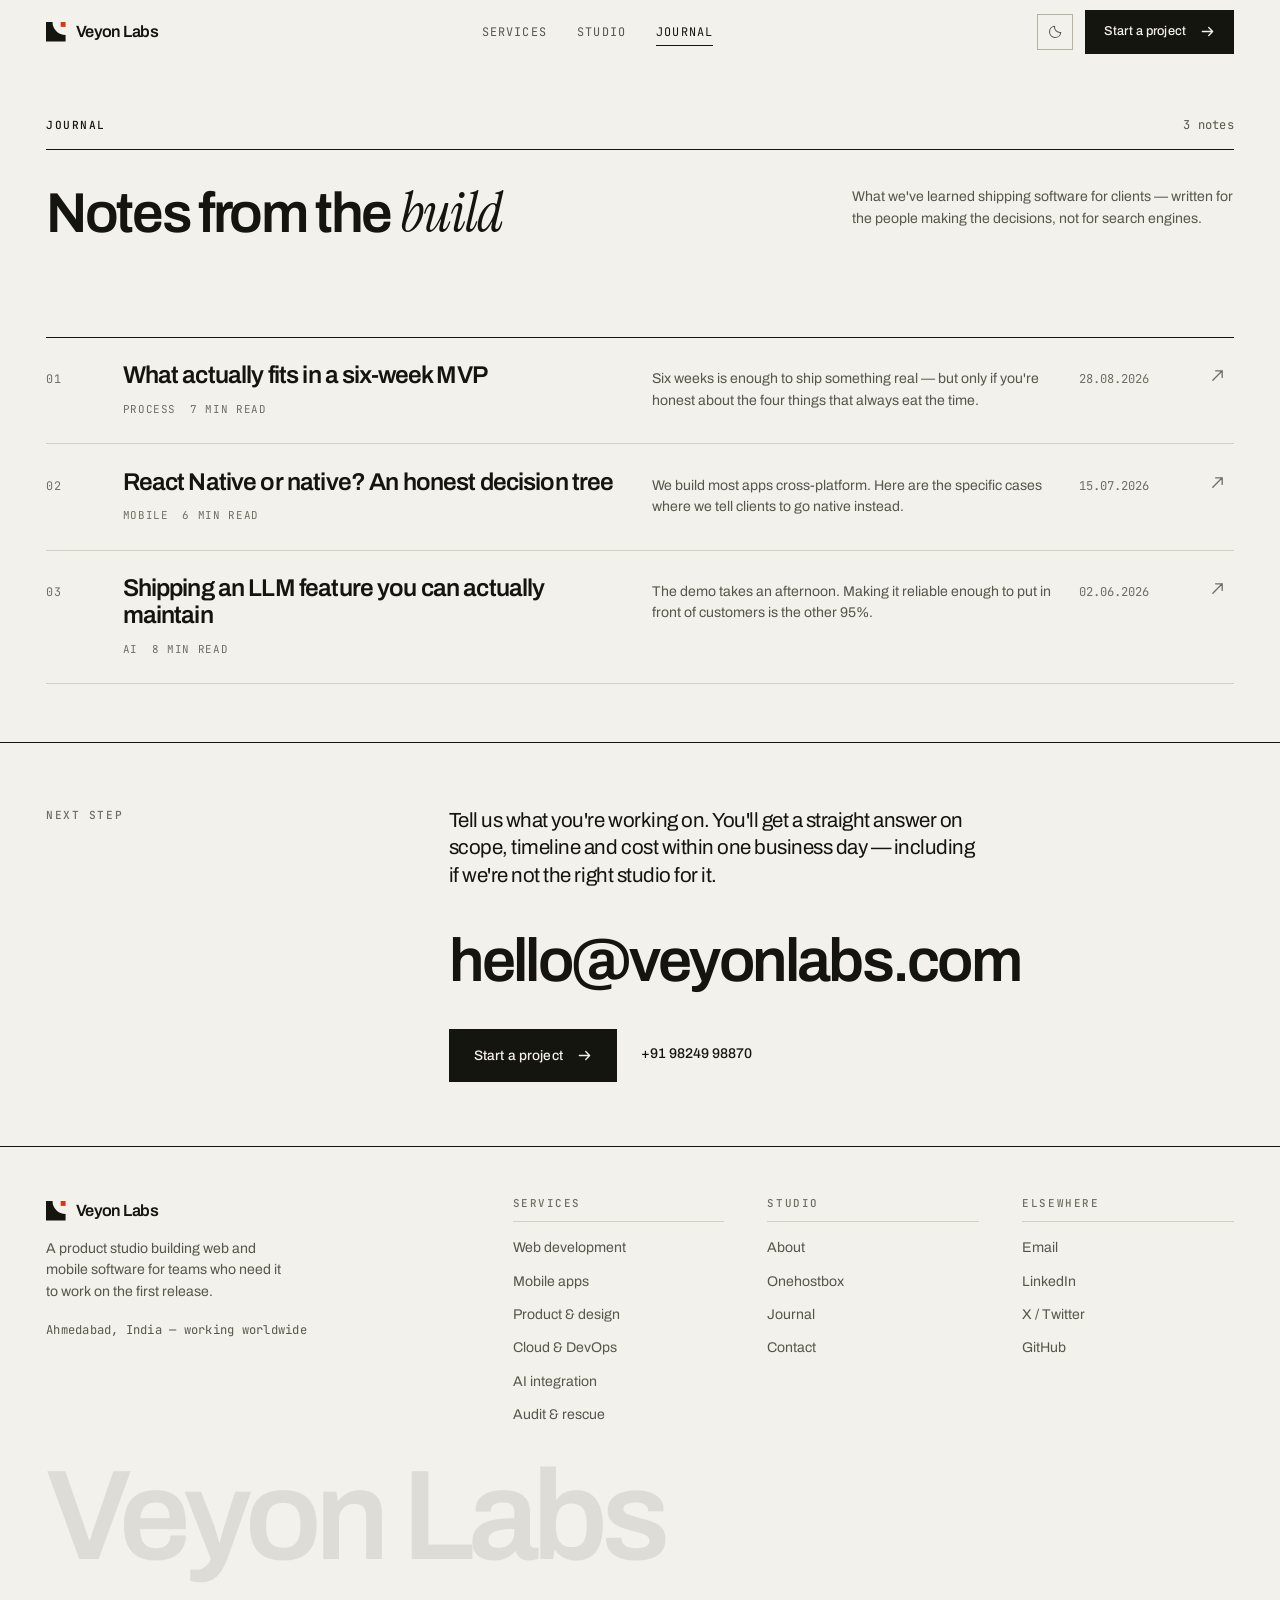
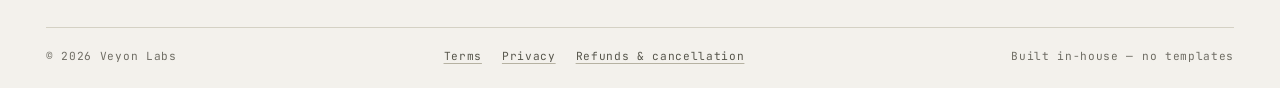
<file: blog.html>
<!doctype html>
<html lang="en" data-theme="light">
<head>
<meta charset="utf-8">
<meta name="viewport" content="width=device-width, initial-scale=1">
<title>Journal — Veyon Labs</title>
<meta name="description" content="Notes from the Veyon Labs team on shipping software: scoping MVPs, choosing mobile stacks, and putting AI features into production.">
<link rel="canonical" href="https://veyonlabs.com/blog.html">
<meta property="og:type" content="website">
<meta property="og:site_name" content="Veyon Labs">
<meta property="og:title" content="Journal — Veyon Labs">
<meta property="og:description" content="Notes from the Veyon Labs team on shipping software: scoping MVPs, choosing mobile stacks, and putting AI features into production.">
<meta property="og:url" content="https://veyonlabs.com/blog.html">
<meta name="twitter:card" content="summary_large_image">
<meta name="theme-color" content="#f3f1ec" media="(prefers-color-scheme: light)">
<meta name="theme-color" content="#121210" media="(prefers-color-scheme: dark)">
<link rel="icon" href="assets/img/favicon.svg" type="image/svg+xml">
<link rel="apple-touch-icon" href="assets/img/apple-touch-icon.png">
<link rel="preconnect" href="https://fonts.googleapis.com">
<link rel="preconnect" href="https://fonts.gstatic.com" crossorigin>
<link rel="stylesheet" href="https://fonts.googleapis.com/css2?family=Archivo:wght@400;500;600&family=Instrument+Serif:ital@0;1&family=JetBrains+Mono:wght@400;500&display=swap">
<link rel="stylesheet" href="assets/css/main.css">
<script>(function(){document.documentElement.classList.add('js');try{var t=localStorage.getItem('veyon-theme');if(!t)t=matchMedia('(prefers-color-scheme: dark)').matches?'dark':'light';document.documentElement.setAttribute('data-theme',t);}catch(e){document.documentElement.setAttribute('data-theme','light');}})();</script>
</head>
<body>

  <a class="skip-link" href="#main">Skip to content</a>
  <header class="site-header">
    <nav class="nav wrap" aria-label="Primary">
      <a class="brand" href="index.html" aria-label="Veyon Labs — home">
        <svg class="brand__mark" viewBox="8 8 48 48" aria-hidden="true"><path class="ink" d="M8 8h16a32 32 0 0 0 32 32v16H8Z"/><rect class="sig" x="44" y="8" width="12" height="12"/></svg>
        <span>Veyon&nbsp;Labs</span>
      </a>

      <ul class="nav__links" id="nav-links">
        <li><a href="services.html" data-section="services">Services</a></li>
        <li><a href="about.html" data-section="about">Studio</a></li>
        <li><a href="blog.html" data-section="blog">Journal</a></li>
        <li class="mobile-cta"><a href="contact.html">Start a project</a></li>
      </ul>

      <div class="nav__actions">
        <button class="theme-toggle" type="button" data-theme-toggle aria-label="Switch theme"><svg class="icon-moon" viewBox="0 0 20 20" fill="none" aria-hidden="true"><path d="M17 11.3A7.5 7.5 0 0 1 8.7 3a7.5 7.5 0 1 0 8.3 8.3Z" stroke="currentColor" stroke-width="1.4" stroke-linejoin="round"/></svg><svg class="icon-sun" viewBox="0 0 20 20" fill="none" aria-hidden="true"><circle cx="10" cy="10" r="3.4" stroke="currentColor" stroke-width="1.4"/><path d="M10 2.2v2.1M10 15.7v2.1M17.8 10h-2.1M4.3 10H2.2M15.5 4.5l-1.5 1.5M6 14l-1.5 1.5M15.5 15.5 14 14M6 6 4.5 4.5" stroke="currentColor" stroke-width="1.4" stroke-linecap="round"/></svg></button>
        <a class="btn btn--sm nav__cta" href="contact.html">Start a project <svg viewBox="0 0 16 16" fill="none" aria-hidden="true"><path d="M2.5 8h11m0 0-4.2-4.2M13.5 8l-4.2 4.2" stroke="currentColor" stroke-width="1.4" stroke-linecap="round" stroke-linejoin="round"/></svg></a>
        <button class="nav__toggle" type="button" data-nav-toggle aria-expanded="false"
                aria-controls="nav-links" aria-label="Toggle navigation"><svg class="icon-menu" viewBox="0 0 20 20" fill="none" aria-hidden="true"><path d="M2 6h16M2 14h16" stroke="currentColor" stroke-width="1.4"/></svg><svg class="icon-close" viewBox="0 0 20 20" fill="none" aria-hidden="true"><path d="M4 4l12 12M16 4 4 16" stroke="currentColor" stroke-width="1.4"/></svg></button>
      </div>
    </nav>
  </header>

<main id="main">

  <section class="page-hero">
    <div class="wrap">
      <div class="page-hero__bar">
        <span class="label label--ink">Journal</span>
        <span class="meta-mono">3 notes</span>
      </div>
      <div class="g12">
        <div class="span-8"><h1 class="h1">Notes from the <span class="serif">build</span></h1></div>
        <div class="span-4 reveal">
          <p class="body-sm">What we've learned shipping software for clients — written for the people
            making the decisions, not for search engines.</p>
        </div>
      </div>
    </div>
  </section>

  <section class="section--sm">
    <div class="wrap">
      <div class="index">
        
        <a class="index__row reveal" href="blog-six-week-mvp.html">
          <span class="index__n">01</span>
          <span class="index__head">
            <span class="index__title">What actually fits in a six-week MVP</span>
            <span class="index__tags"><span>Process</span><span>7 min read</span></span>
          </span>
          <span class="index__desc">Six weeks is enough to ship something real — but only if you're honest about the four things that always eat the time.</span>
          <span class="index__year">28.08.2026</span>
          <svg class="index__arrow" viewBox="0 0 16 16" fill="none" aria-hidden="true"><path d="M3 13 13 3M6 3h7v7" stroke="currentColor" stroke-width="1.4" stroke-linecap="round" stroke-linejoin="round"/></svg>
        </a>
        <a class="index__row reveal" href="blog-react-native-vs-native.html">
          <span class="index__n">02</span>
          <span class="index__head">
            <span class="index__title">React Native or native? An honest decision tree</span>
            <span class="index__tags"><span>Mobile</span><span>6 min read</span></span>
          </span>
          <span class="index__desc">We build most apps cross-platform. Here are the specific cases where we tell clients to go native instead.</span>
          <span class="index__year">15.07.2026</span>
          <svg class="index__arrow" viewBox="0 0 16 16" fill="none" aria-hidden="true"><path d="M3 13 13 3M6 3h7v7" stroke="currentColor" stroke-width="1.4" stroke-linecap="round" stroke-linejoin="round"/></svg>
        </a>
        <a class="index__row reveal" href="blog-shipping-ai-features.html">
          <span class="index__n">03</span>
          <span class="index__head">
            <span class="index__title">Shipping an LLM feature you can actually maintain</span>
            <span class="index__tags"><span>AI</span><span>8 min read</span></span>
          </span>
          <span class="index__desc">The demo takes an afternoon. Making it reliable enough to put in front of customers is the other 95%.</span>
          <span class="index__year">02.06.2026</span>
          <svg class="index__arrow" viewBox="0 0 16 16" fill="none" aria-hidden="true"><path d="M3 13 13 3M6 3h7v7" stroke="currentColor" stroke-width="1.4" stroke-linecap="round" stroke-linejoin="round"/></svg>
        </a>
      </div>
    </div>
  </section>

  <section class="contact-strip">
    <div class="wrap g12">
      <div class="span-4">
        <span class="label">Next step</span>
      </div>
      <div class="span-8 reveal">
        <p class="prose-lede">Tell us what you're working on. You'll get a straight answer on scope,
          timeline and cost within one business day — including if we're not the right studio for it.</p>
        <p style="margin-top:clamp(26px,3.4vw,44px)">
          <a class="display-link" href="mailto:hello@veyonlabs.com">hello@veyonlabs.com</a>
        </p>
        <div class="cluster" style="margin-top:clamp(26px,3vw,40px)">
          <a class="btn" href="contact.html">Start a project <svg viewBox="0 0 16 16" fill="none" aria-hidden="true"><path d="M2.5 8h11m0 0-4.2-4.2M13.5 8l-4.2 4.2" stroke="currentColor" stroke-width="1.4" stroke-linecap="round" stroke-linejoin="round"/></svg></a>
          <a class="link link--draw" href="tel:+919824998870">+91 98249 98870</a>
        </div>
      </div>
    </div>
  </section>
</main>


  <footer class="site-footer">
    <div class="wrap">
      <div class="footer-grid">
        <div class="footer-brand">
          <a class="brand" href="index.html">
            <svg class="brand__mark" viewBox="8 8 48 48" aria-hidden="true"><path class="ink" d="M8 8h16a32 32 0 0 0 32 32v16H8Z"/><rect class="sig" x="44" y="8" width="12" height="12"/></svg>
            <span>Veyon&nbsp;Labs</span>
          </a>
          <p class="body-sm" style="margin-top:14px;max-width:30ch">A product studio building web and
            mobile software for teams who need it to work on the first release.</p>
          <p class="meta-mono" style="margin-top:18px">Ahmedabad, India — working worldwide</p>
        </div>

        <div class="footer-col">
          <h4>Services</h4>
          <ul>
            <li><a href="services.html#web">Web development</a></li>
            <li><a href="services.html#mobile">Mobile apps</a></li>
            <li><a href="services.html#product">Product &amp; design</a></li>
            <li><a href="services.html#cloud">Cloud &amp; DevOps</a></li>
            <li><a href="services.html#ai">AI integration</a></li>
            <li><a href="services.html#rescue">Audit &amp; rescue</a></li>
          </ul>
        </div>

        <div class="footer-col">
          <h4>Studio</h4>
          <ul>
            <li><a href="about.html">About</a></li>
            <li><a href="onehostbox.html">Onehostbox</a></li>
            <li><a href="blog.html">Journal</a></li>
            <li><a href="contact.html">Contact</a></li>
          </ul>
        </div>

        <div class="footer-col">
          <h4>Elsewhere</h4>
          <ul>
            <li><a href="mailto:hello@veyonlabs.com">Email</a></li>
            <li><a href="https://www.linkedin.com/company/veyonlabs">LinkedIn</a></li>
            <li><a href="https://x.com/veyonlabs">X / Twitter</a></li>
            <li><a href="https://github.com/veyonlabs">GitHub</a></li>
          </ul>
        </div>
      </div>

      <span class="wordmark" aria-hidden="true">Veyon Labs</span>

      <div class="footer-bottom">
        <span>&copy; <span data-year>2026</span> Veyon Labs</span>
        <span class="footer-legal"><a href="terms.html">Terms</a><a href="privacy.html">Privacy</a><a href="refund.html">Refunds &amp; cancellation</a></span>
        <span>Built in-house — no templates</span>
      </div>
    </div>
  </footer>

<script src="assets/js/main.js" defer></script>
</body>
</html>
</file>
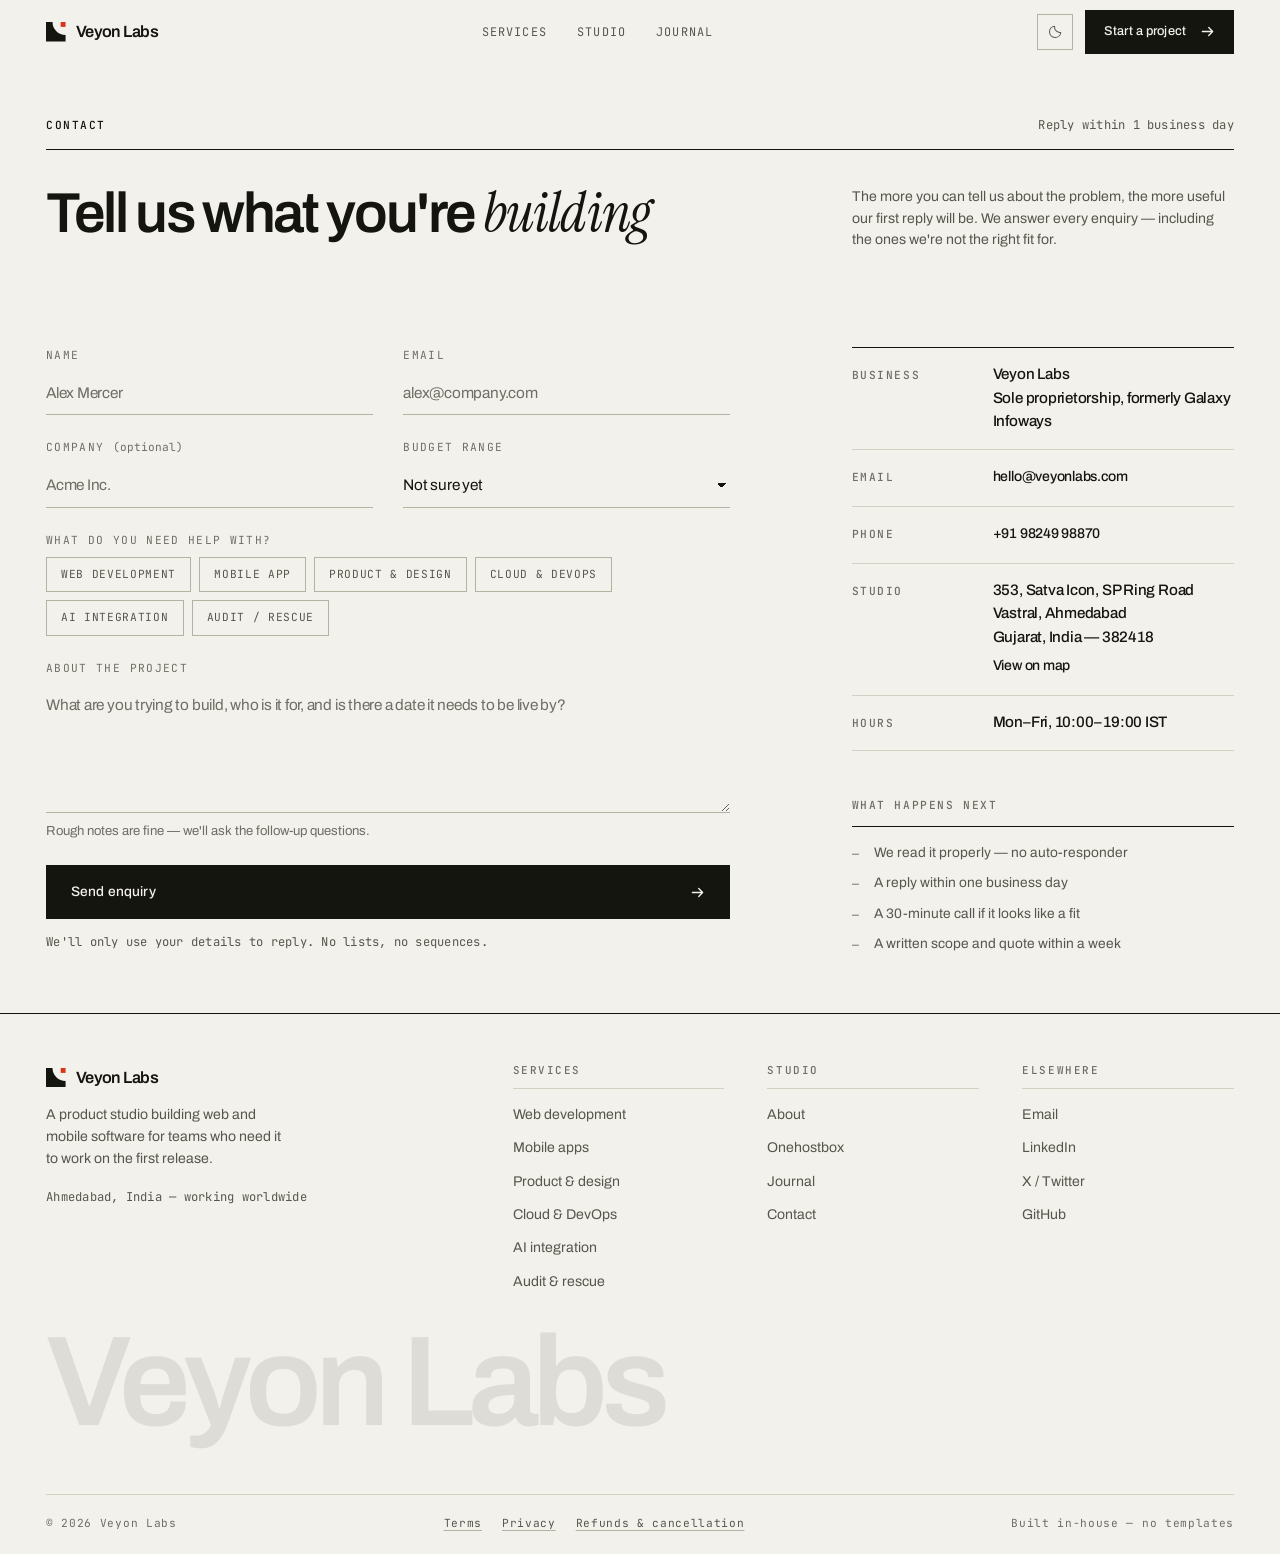
<file: contact.html>
<!doctype html>
<html lang="en" data-theme="light">
<head>
<meta charset="utf-8">
<meta name="viewport" content="width=device-width, initial-scale=1">
<title>Contact — Veyon Labs</title>
<meta name="description" content="Tell Veyon Labs about your project. We reply to every enquiry within one business day with a straight answer on scope, timeline and cost.">
<link rel="canonical" href="https://veyonlabs.com/contact.html">
<meta property="og:type" content="website">
<meta property="og:site_name" content="Veyon Labs">
<meta property="og:title" content="Contact — Veyon Labs">
<meta property="og:description" content="Tell Veyon Labs about your project. We reply to every enquiry within one business day with a straight answer on scope, timeline and cost.">
<meta property="og:url" content="https://veyonlabs.com/contact.html">
<meta name="twitter:card" content="summary_large_image">
<meta name="theme-color" content="#f3f1ec" media="(prefers-color-scheme: light)">
<meta name="theme-color" content="#121210" media="(prefers-color-scheme: dark)">
<link rel="icon" href="assets/img/favicon.svg" type="image/svg+xml">
<link rel="apple-touch-icon" href="assets/img/apple-touch-icon.png">
<link rel="preconnect" href="https://fonts.googleapis.com">
<link rel="preconnect" href="https://fonts.gstatic.com" crossorigin>
<link rel="stylesheet" href="https://fonts.googleapis.com/css2?family=Archivo:wght@400;500;600&family=Instrument+Serif:ital@0;1&family=JetBrains+Mono:wght@400;500&display=swap">
<link rel="stylesheet" href="assets/css/main.css">
<script>(function(){document.documentElement.classList.add('js');try{var t=localStorage.getItem('veyon-theme');if(!t)t=matchMedia('(prefers-color-scheme: dark)').matches?'dark':'light';document.documentElement.setAttribute('data-theme',t);}catch(e){document.documentElement.setAttribute('data-theme','light');}})();</script>
</head>
<body>

  <a class="skip-link" href="#main">Skip to content</a>
  <header class="site-header">
    <nav class="nav wrap" aria-label="Primary">
      <a class="brand" href="index.html" aria-label="Veyon Labs — home">
        <svg class="brand__mark" viewBox="8 8 48 48" aria-hidden="true"><path class="ink" d="M8 8h16a32 32 0 0 0 32 32v16H8Z"/><rect class="sig" x="44" y="8" width="12" height="12"/></svg>
        <span>Veyon&nbsp;Labs</span>
      </a>

      <ul class="nav__links" id="nav-links">
        <li><a href="services.html" data-section="services">Services</a></li>
        <li><a href="about.html" data-section="about">Studio</a></li>
        <li><a href="blog.html" data-section="blog">Journal</a></li>
        <li class="mobile-cta"><a href="contact.html">Start a project</a></li>
      </ul>

      <div class="nav__actions">
        <button class="theme-toggle" type="button" data-theme-toggle aria-label="Switch theme"><svg class="icon-moon" viewBox="0 0 20 20" fill="none" aria-hidden="true"><path d="M17 11.3A7.5 7.5 0 0 1 8.7 3a7.5 7.5 0 1 0 8.3 8.3Z" stroke="currentColor" stroke-width="1.4" stroke-linejoin="round"/></svg><svg class="icon-sun" viewBox="0 0 20 20" fill="none" aria-hidden="true"><circle cx="10" cy="10" r="3.4" stroke="currentColor" stroke-width="1.4"/><path d="M10 2.2v2.1M10 15.7v2.1M17.8 10h-2.1M4.3 10H2.2M15.5 4.5l-1.5 1.5M6 14l-1.5 1.5M15.5 15.5 14 14M6 6 4.5 4.5" stroke="currentColor" stroke-width="1.4" stroke-linecap="round"/></svg></button>
        <a class="btn btn--sm nav__cta" href="contact.html">Start a project <svg viewBox="0 0 16 16" fill="none" aria-hidden="true"><path d="M2.5 8h11m0 0-4.2-4.2M13.5 8l-4.2 4.2" stroke="currentColor" stroke-width="1.4" stroke-linecap="round" stroke-linejoin="round"/></svg></a>
        <button class="nav__toggle" type="button" data-nav-toggle aria-expanded="false"
                aria-controls="nav-links" aria-label="Toggle navigation"><svg class="icon-menu" viewBox="0 0 20 20" fill="none" aria-hidden="true"><path d="M2 6h16M2 14h16" stroke="currentColor" stroke-width="1.4"/></svg><svg class="icon-close" viewBox="0 0 20 20" fill="none" aria-hidden="true"><path d="M4 4l12 12M16 4 4 16" stroke="currentColor" stroke-width="1.4"/></svg></button>
      </div>
    </nav>
  </header>

<main id="main">

  <section class="page-hero">
    <div class="wrap">
      <div class="page-hero__bar">
        <span class="label label--ink">Contact</span>
        <span class="meta-mono">Reply within 1 business day</span>
      </div>
      <div class="g12">
        <div class="span-8"><h1 class="h1">Tell us what you're <span class="serif">building</span></h1></div>
        <div class="span-4 reveal">
          <p class="body-sm">The more you can tell us about the problem, the more useful our first reply
            will be. We answer every enquiry — including the ones we're not the right fit for.</p>
        </div>
      </div>
    </div>
  </section>

  <section class="section--sm">
    <div class="wrap g12">
      <div class="span-7">
        <!-- Wire this up in 2 minutes: see README.md ("Contact form"). Until an endpoint
             is set, the form falls back to opening the visitor's mail app. -->
        <form class="form" data-contact-form action="https://formspree.io/f/YOUR_FORM_ID" method="POST">
          <div class="field-row">
            <div class="field">
              <label for="name">Name</label>
              <input id="name" name="name" type="text" autocomplete="name" required placeholder="Alex Mercer">
            </div>
            <div class="field">
              <label for="email">Email</label>
              <input id="email" name="email" type="email" autocomplete="email" required placeholder="alex@company.com">
            </div>
          </div>

          <div class="field-row">
            <div class="field">
              <label for="company">Company <span style="text-transform:none;letter-spacing:0">(optional)</span></label>
              <input id="company" name="company" type="text" autocomplete="organization" placeholder="Acme Inc.">
            </div>
            <div class="field">
              <label for="budget">Budget range</label>
              <select id="budget" name="budget">
                <option value="">Not sure yet</option>
                <option>Under $25k</option>
                <option>$25k – $50k</option>
                <option>$50k – $100k</option>
                <option>$100k+</option>
                <option>Ongoing retainer</option>
              </select>
            </div>
          </div>

          <div class="field">
            <label>What do you need help with?</label>
            <div class="choice">
              
              <div><input type="checkbox" id="svc0" name="services" value="Web development">
                <label for="svc0">Web development</label></div>
              <div><input type="checkbox" id="svc1" name="services" value="Mobile app">
                <label for="svc1">Mobile app</label></div>
              <div><input type="checkbox" id="svc2" name="services" value="Product & design">
                <label for="svc2">Product &amp; design</label></div>
              <div><input type="checkbox" id="svc3" name="services" value="Cloud & DevOps">
                <label for="svc3">Cloud &amp; DevOps</label></div>
              <div><input type="checkbox" id="svc4" name="services" value="AI integration">
                <label for="svc4">AI integration</label></div>
              <div><input type="checkbox" id="svc5" name="services" value="Audit / rescue">
                <label for="svc5">Audit / rescue</label></div>
            </div>
          </div>

          <div class="field">
            <label for="message">About the project</label>
            <textarea id="message" name="message" required
              placeholder="What are you trying to build, who is it for, and is there a date it needs to be live by?"></textarea>
            <span class="hint">Rough notes are fine — we'll ask the follow-up questions.</span>
          </div>

          <div class="honeypot" aria-hidden="true">
            <label for="company_website">Leave this field empty</label>
            <input id="company_website" name="company_website" type="text" tabindex="-1" autocomplete="off">
          </div>

          <p class="form__status" role="status" aria-live="polite" hidden></p>

          <div>
            <button class="btn btn--full" type="submit">Send enquiry <svg viewBox="0 0 16 16" fill="none" aria-hidden="true"><path d="M2.5 8h11m0 0-4.2-4.2M13.5 8l-4.2 4.2" stroke="currentColor" stroke-width="1.4" stroke-linecap="round" stroke-linejoin="round"/></svg></button>
            <p class="meta-mono" style="margin-top:14px">We'll only use your details to reply. No lists, no sequences.</p>
          </div>
        </form>
      </div>

      <div class="span-4 start-9 reveal">
        <dl class="kv">
          <div class="kv__row"><dt class="label">Business</dt><dd>Veyon Labs<br>Sole proprietorship, formerly Galaxy Infoways</dd></div>
          <div class="kv__row"><dt class="label">Email</dt><dd><a class="link link--draw" href="mailto:hello@veyonlabs.com">hello@veyonlabs.com</a></dd></div>
          <div class="kv__row"><dt class="label">Phone</dt><dd><a class="link link--draw" href="tel:+919824998870">+91 98249 98870</a></dd></div>
          <div class="kv__row"><dt class="label">Studio</dt><dd><address style="font-style:normal">353, Satva Icon, SP Ring Road<br>Vastral, Ahmedabad<br>Gujarat, India — 382418</address><a class="link link--draw" style="display:inline-block;margin-top:6px" href="https://www.google.com/maps/search/?api=1&amp;query=Satva+Icon%2C+SP+Ring+Road%2C+Vastral%2C+Ahmedabad+382418">View on map</a></dd></div>
          <div class="kv__row"><dt class="label">Hours</dt><dd>Mon–Fri, 10:00–19:00 IST</dd></div>
        </dl>

        <div style="margin-top:clamp(30px,3.6vw,48px)">
          <span class="label" style="padding-bottom:12px;border-bottom:1px solid var(--ink);margin-bottom:16px">What happens next</span>
          <ul class="spec-list">
            <li>We read it properly — no auto-responder</li>
            <li>A reply within one business day</li>
            <li>A 30-minute call if it looks like a fit</li>
            <li>A written scope and quote within a week</li>
          </ul>
        </div>
      </div>
    </div>
  </section>

</main>


  <footer class="site-footer">
    <div class="wrap">
      <div class="footer-grid">
        <div class="footer-brand">
          <a class="brand" href="index.html">
            <svg class="brand__mark" viewBox="8 8 48 48" aria-hidden="true"><path class="ink" d="M8 8h16a32 32 0 0 0 32 32v16H8Z"/><rect class="sig" x="44" y="8" width="12" height="12"/></svg>
            <span>Veyon&nbsp;Labs</span>
          </a>
          <p class="body-sm" style="margin-top:14px;max-width:30ch">A product studio building web and
            mobile software for teams who need it to work on the first release.</p>
          <p class="meta-mono" style="margin-top:18px">Ahmedabad, India — working worldwide</p>
        </div>

        <div class="footer-col">
          <h4>Services</h4>
          <ul>
            <li><a href="services.html#web">Web development</a></li>
            <li><a href="services.html#mobile">Mobile apps</a></li>
            <li><a href="services.html#product">Product &amp; design</a></li>
            <li><a href="services.html#cloud">Cloud &amp; DevOps</a></li>
            <li><a href="services.html#ai">AI integration</a></li>
            <li><a href="services.html#rescue">Audit &amp; rescue</a></li>
          </ul>
        </div>

        <div class="footer-col">
          <h4>Studio</h4>
          <ul>
            <li><a href="about.html">About</a></li>
            <li><a href="onehostbox.html">Onehostbox</a></li>
            <li><a href="blog.html">Journal</a></li>
            <li><a href="contact.html">Contact</a></li>
          </ul>
        </div>

        <div class="footer-col">
          <h4>Elsewhere</h4>
          <ul>
            <li><a href="mailto:hello@veyonlabs.com">Email</a></li>
            <li><a href="https://www.linkedin.com/company/veyonlabs">LinkedIn</a></li>
            <li><a href="https://x.com/veyonlabs">X / Twitter</a></li>
            <li><a href="https://github.com/veyonlabs">GitHub</a></li>
          </ul>
        </div>
      </div>

      <span class="wordmark" aria-hidden="true">Veyon Labs</span>

      <div class="footer-bottom">
        <span>&copy; <span data-year>2026</span> Veyon Labs</span>
        <span class="footer-legal"><a href="terms.html">Terms</a><a href="privacy.html">Privacy</a><a href="refund.html">Refunds &amp; cancellation</a></span>
        <span>Built in-house — no templates</span>
      </div>
    </div>
  </footer>

<script src="assets/js/main.js" defer></script>
</body>
</html>
</file>
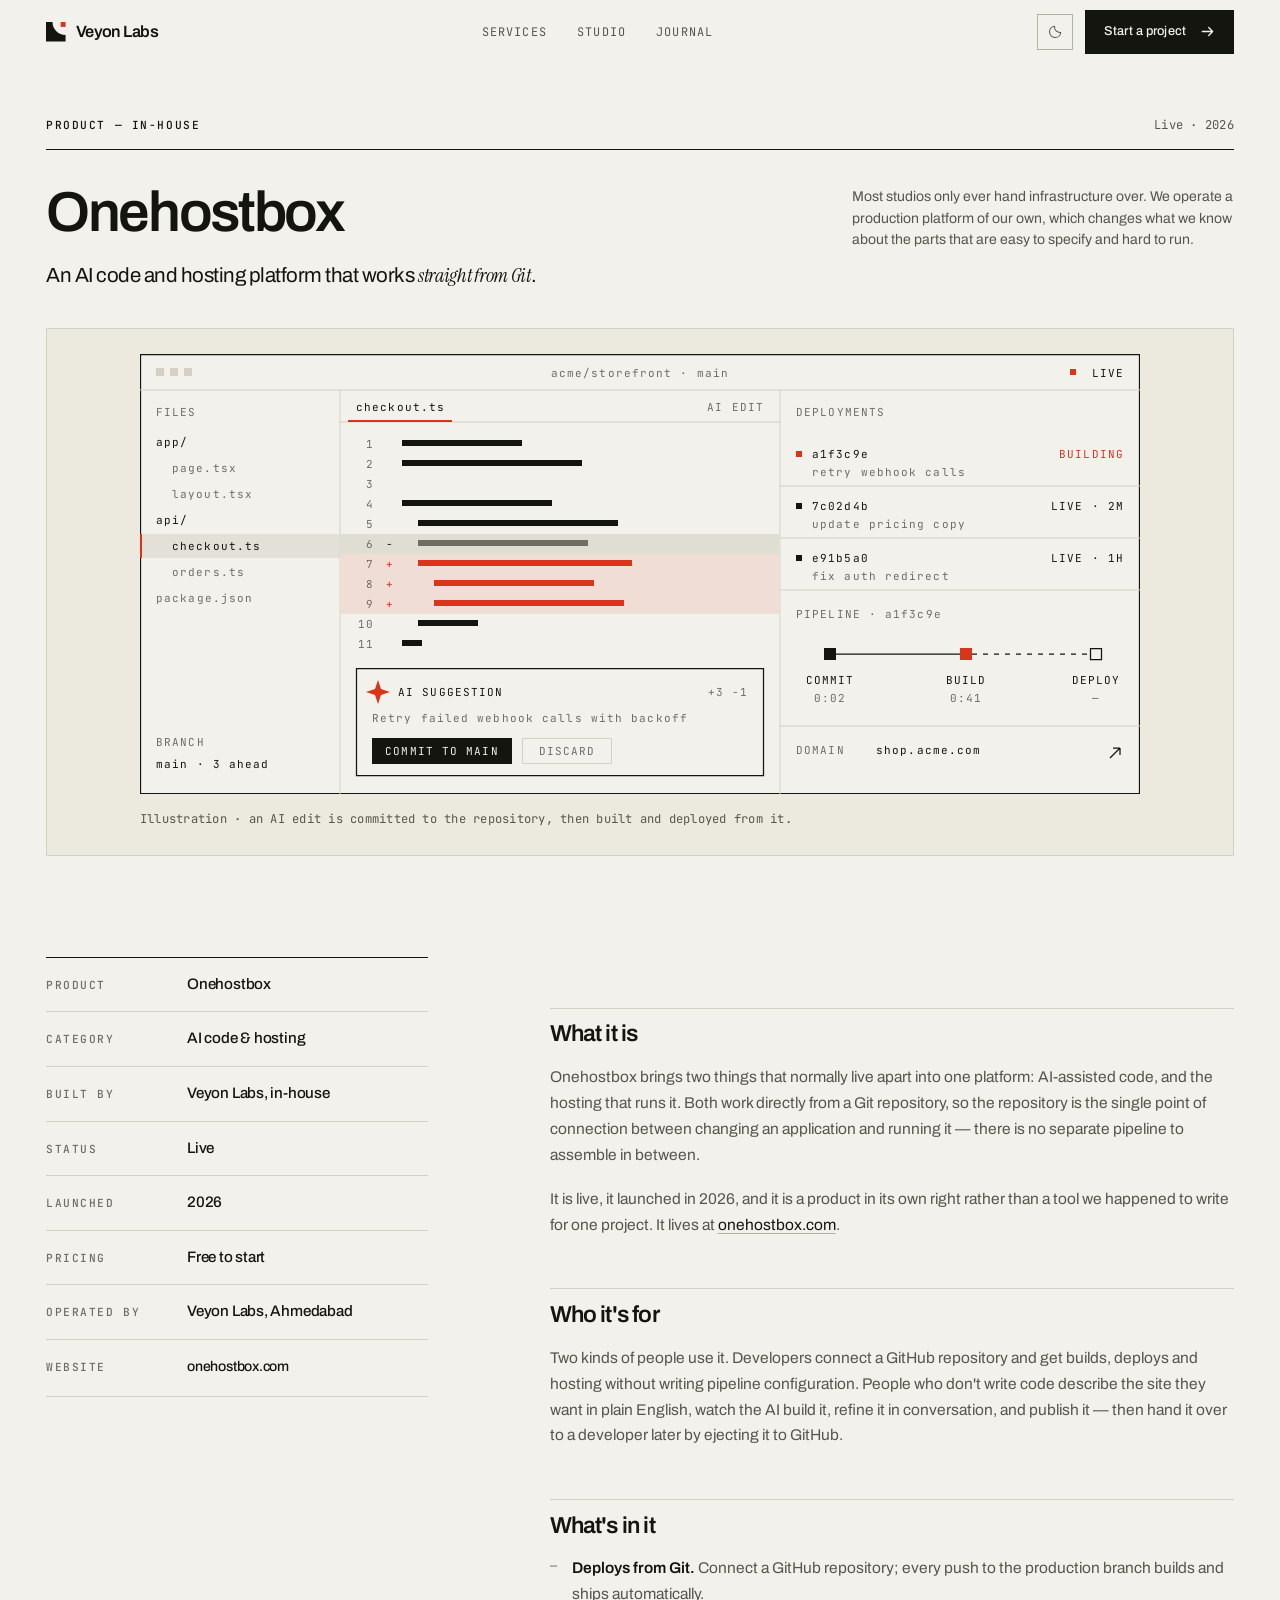
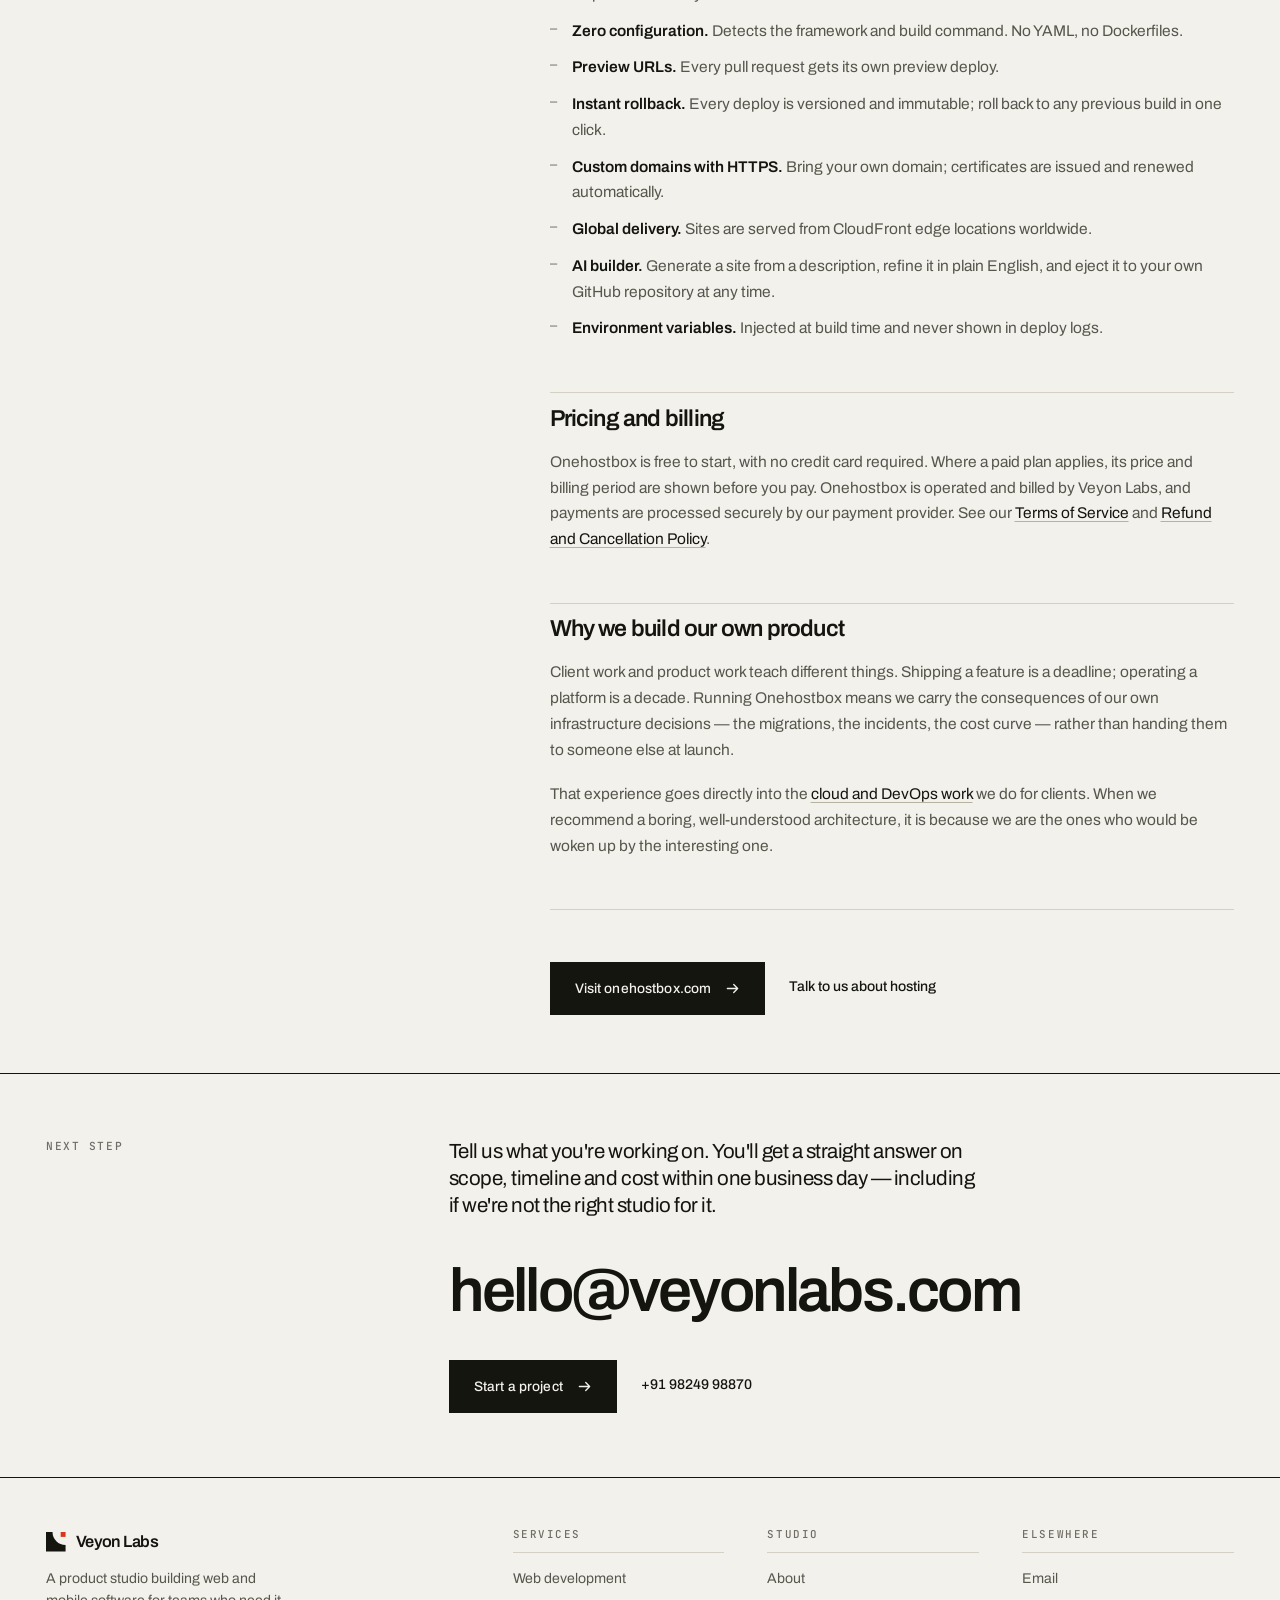
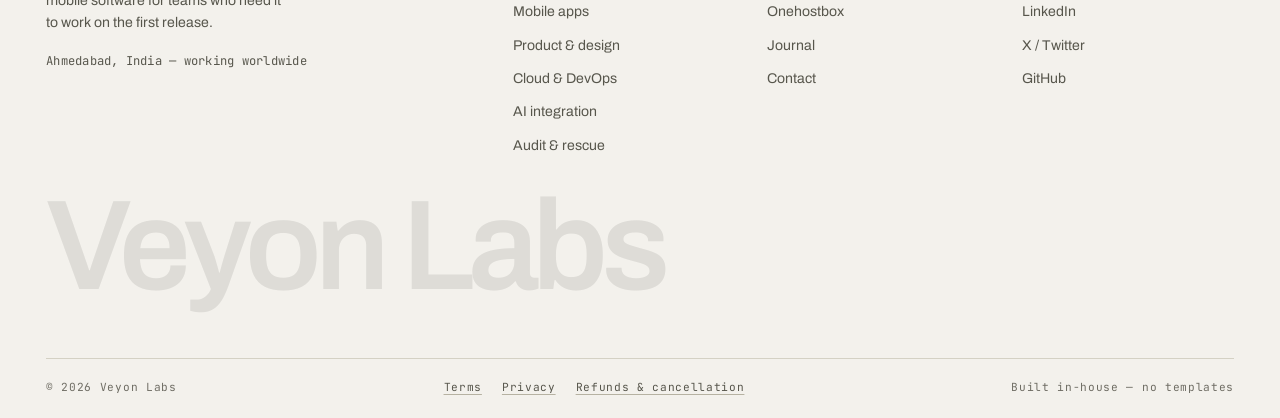
<file: onehostbox.html>
<!doctype html>
<html lang="en" data-theme="light">
<head>
<meta charset="utf-8">
<meta name="viewport" content="width=device-width, initial-scale=1">
<title>Onehostbox — AI code and hosting, straight from Git</title>
<meta name="description" content="Onehostbox is an AI code and hosting platform built and run in-house by Veyon Labs. Write, build and host applications directly from a Git repository.">
<link rel="canonical" href="https://veyonlabs.com/onehostbox.html">
<meta property="og:type" content="website">
<meta property="og:site_name" content="Veyon Labs">
<meta property="og:title" content="Onehostbox — AI code and hosting, straight from Git">
<meta property="og:description" content="Onehostbox is an AI code and hosting platform built and run in-house by Veyon Labs. Write, build and host applications directly from a Git repository.">
<meta property="og:url" content="https://veyonlabs.com/onehostbox.html">
<meta name="twitter:card" content="summary_large_image">
<meta name="theme-color" content="#f3f1ec" media="(prefers-color-scheme: light)">
<meta name="theme-color" content="#121210" media="(prefers-color-scheme: dark)">
<link rel="icon" href="assets/img/favicon.svg" type="image/svg+xml">
<link rel="apple-touch-icon" href="assets/img/apple-touch-icon.png">
<link rel="preconnect" href="https://fonts.googleapis.com">
<link rel="preconnect" href="https://fonts.gstatic.com" crossorigin>
<link rel="stylesheet" href="https://fonts.googleapis.com/css2?family=Archivo:wght@400;500;600&family=Instrument+Serif:ital@0;1&family=JetBrains+Mono:wght@400;500&display=swap">
<link rel="stylesheet" href="assets/css/main.css">
<script>(function(){document.documentElement.classList.add('js');try{var t=localStorage.getItem('veyon-theme');if(!t)t=matchMedia('(prefers-color-scheme: dark)').matches?'dark':'light';document.documentElement.setAttribute('data-theme',t);}catch(e){document.documentElement.setAttribute('data-theme','light');}})();</script>
</head>
<body>

  <a class="skip-link" href="#main">Skip to content</a>
  <header class="site-header">
    <nav class="nav wrap" aria-label="Primary">
      <a class="brand" href="index.html" aria-label="Veyon Labs — home">
        <svg class="brand__mark" viewBox="8 8 48 48" aria-hidden="true"><path class="ink" d="M8 8h16a32 32 0 0 0 32 32v16H8Z"/><rect class="sig" x="44" y="8" width="12" height="12"/></svg>
        <span>Veyon&nbsp;Labs</span>
      </a>

      <ul class="nav__links" id="nav-links">
        <li><a href="services.html" data-section="services">Services</a></li>
        <li><a href="about.html" data-section="about">Studio</a></li>
        <li><a href="blog.html" data-section="blog">Journal</a></li>
        <li class="mobile-cta"><a href="contact.html">Start a project</a></li>
      </ul>

      <div class="nav__actions">
        <button class="theme-toggle" type="button" data-theme-toggle aria-label="Switch theme"><svg class="icon-moon" viewBox="0 0 20 20" fill="none" aria-hidden="true"><path d="M17 11.3A7.5 7.5 0 0 1 8.7 3a7.5 7.5 0 1 0 8.3 8.3Z" stroke="currentColor" stroke-width="1.4" stroke-linejoin="round"/></svg><svg class="icon-sun" viewBox="0 0 20 20" fill="none" aria-hidden="true"><circle cx="10" cy="10" r="3.4" stroke="currentColor" stroke-width="1.4"/><path d="M10 2.2v2.1M10 15.7v2.1M17.8 10h-2.1M4.3 10H2.2M15.5 4.5l-1.5 1.5M6 14l-1.5 1.5M15.5 15.5 14 14M6 6 4.5 4.5" stroke="currentColor" stroke-width="1.4" stroke-linecap="round"/></svg></button>
        <a class="btn btn--sm nav__cta" href="contact.html">Start a project <svg viewBox="0 0 16 16" fill="none" aria-hidden="true"><path d="M2.5 8h11m0 0-4.2-4.2M13.5 8l-4.2 4.2" stroke="currentColor" stroke-width="1.4" stroke-linecap="round" stroke-linejoin="round"/></svg></a>
        <button class="nav__toggle" type="button" data-nav-toggle aria-expanded="false"
                aria-controls="nav-links" aria-label="Toggle navigation"><svg class="icon-menu" viewBox="0 0 20 20" fill="none" aria-hidden="true"><path d="M2 6h16M2 14h16" stroke="currentColor" stroke-width="1.4"/></svg><svg class="icon-close" viewBox="0 0 20 20" fill="none" aria-hidden="true"><path d="M4 4l12 12M16 4 4 16" stroke="currentColor" stroke-width="1.4"/></svg></button>
      </div>
    </nav>
  </header>

<main id="main">

  <section class="page-hero">
    <div class="wrap">
      <div class="page-hero__bar">
        <span class="label label--ink">Product — In-house</span>
        <span class="meta-mono">Live &middot; 2026</span>
      </div>
      <div class="g12">
        <div class="span-8">
          <h1 class="h1">Onehostbox</h1>
          <p class="prose-lede" style="margin-top:22px">An AI code and hosting platform that works
            <span class="serif">straight from Git</span>.</p>
        </div>
        <div class="span-4 reveal">
          <p class="body-sm">Most studios only ever hand infrastructure over. We operate a production
            platform of our own, which changes what we know about the parts that are easy to specify
            and hard to run.</p>
        </div>
      </div>
    </div>
  </section>

  <section class="section--sm" style="padding-top:0">
    <div class="wrap">
      <figure class="diagram diagram--wide reveal" style="margin:0">
<svg class="gfx" viewBox="0 0 1000 440" role="img" aria-label="Illustration of the Onehostbox workspace: a repository file tree, an AI-suggested code change ready to commit, and a deployments panel building and serving that commit">
  <rect class="f-paper" x="0" y="0" width="1000" height="440"/>
  <rect class="s-ink" x="0.5" y="0.5" width="999" height="439"/>
  <g class="s-rule"><path d="M0 36H1000M200 36V440M640 36V440M200 68H640M640 236H1000M640 132H1000M640 184H1000M640 372H1000"/></g>
  <rect class="f-rule" x="16" y="14" width="8" height="8"/>
  <rect class="f-rule" x="30" y="14" width="8" height="8"/>
  <rect class="f-rule" x="44" y="14" width="8" height="8"/>
  <text class="t" x="500" y="23" text-anchor="middle">acme/storefront · main</text>
  <rect class="f-signal" x="930" y="15" width="6" height="6"/>
  <text class="t t-ink" x="984" y="23" text-anchor="end">LIVE</text>
  <text class="t" x="16" y="62">FILES</text>
  <text class="t t-ink" x="16" y="92">app/</text>
  <text class="t" x="32" y="118">page.tsx</text>
  <text class="t" x="32" y="144">layout.tsx</text>
  <text class="t t-ink" x="16" y="170">api/</text>
  <rect class="f-rule" x="1" y="180" width="199" height="24" opacity="0.5"/>
  <rect class="f-signal" x="0" y="180" width="2" height="24"/>
  <text class="t t-ink" x="32" y="196">checkout.ts</text>
  <text class="t" x="32" y="222">orders.ts</text>
  <text class="t" x="16" y="248">package.json</text>
  <text class="t" x="16" y="392">BRANCH</text>
  <text class="t t-ink" x="16" y="414">main · 3 ahead</text>
  <text class="t t-ink" x="216" y="57">checkout.ts</text>
  <rect class="f-signal" x="208" y="66" width="104" height="2"/>
  <text class="t" x="624" y="57" text-anchor="end">AI EDIT</text>
  <text class="t" x="234" y="94" text-anchor="end">1</text>
  <rect class="f-ink" x="262" y="86" width="120" height="6"/>
  <text class="t" x="234" y="114" text-anchor="end">2</text>
  <rect class="f-ink" x="262" y="106" width="180" height="6"/>
  <text class="t" x="234" y="134" text-anchor="end">3</text>
  <text class="t" x="234" y="154" text-anchor="end">4</text>
  <rect class="f-ink" x="262" y="146" width="150" height="6"/>
  <text class="t" x="234" y="174" text-anchor="end">5</text>
  <rect class="f-ink" x="278" y="166" width="200" height="6"/>
  <rect class="f-rule" x="201" y="180" width="438" height="20" opacity="0.6"/>
  <text class="t" x="234" y="194" text-anchor="end">6</text>
  <text class="t t-ink" x="246" y="194">−</text>
  <rect class="f-muted" x="278" y="186" width="170" height="6"/>
  <rect class="f-signal" x="201" y="200" width="438" height="20" opacity="0.1"/>
  <text class="t" x="234" y="214" text-anchor="end">7</text>
  <text class="t" x="246" y="214" style="fill:var(--signal)">+</text>
  <rect class="f-signal" x="278" y="206" width="214" height="6"/>
  <rect class="f-signal" x="201" y="220" width="438" height="20" opacity="0.1"/>
  <text class="t" x="234" y="234" text-anchor="end">8</text>
  <text class="t" x="246" y="234" style="fill:var(--signal)">+</text>
  <rect class="f-signal" x="294" y="226" width="160" height="6"/>
  <rect class="f-signal" x="201" y="240" width="438" height="20" opacity="0.1"/>
  <text class="t" x="234" y="254" text-anchor="end">9</text>
  <text class="t" x="246" y="254" style="fill:var(--signal)">+</text>
  <rect class="f-signal" x="294" y="246" width="190" height="6"/>
  <text class="t" x="234" y="274" text-anchor="end">10</text>
  <rect class="f-ink" x="278" y="266" width="60" height="6"/>
  <text class="t" x="234" y="294" text-anchor="end">11</text>
  <rect class="f-ink" x="262" y="286" width="20" height="6"/>
  <rect class="f-paper" x="216" y="314" width="408" height="108"/>
  <rect class="s-ink" x="216.5" y="314.5" width="407" height="107"/>
  <path class="f-signal" d="M238 326 241 335 250 338 241 341 238 350 235 341 226 338 235 335Z"/>
  <text class="t t-ink" x="258" y="342">AI SUGGESTION</text>
  <text class="t" x="608" y="342" text-anchor="end">+3 −1</text>
  <text class="t" x="232" y="368">Retry failed webhook calls with backoff</text>
  <rect class="f-ink" x="232" y="384" width="140" height="26"/>
  <text class="t" x="302" y="401" text-anchor="middle" style="fill:var(--paper)">COMMIT TO MAIN</text>
  <rect class="s-rule" x="382.5" y="384.5" width="89" height="25"/>
  <text class="t" x="427" y="401" text-anchor="middle">DISCARD</text>
  <text class="t" x="656" y="62">DEPLOYMENTS</text>
  <rect class="f-signal" x="656" y="97" width="6" height="6"/>
  <text class="t t-ink" x="672" y="104">a1f3c9e</text>
  <text class="t" x="672" y="122">retry webhook calls</text>
  <text class="t" x="984" y="104" text-anchor="end" style="fill:var(--signal)">BUILDING</text>
  <rect class="f-ink" x="656" y="149" width="6" height="6"/>
  <text class="t t-ink" x="672" y="156">7c02d4b</text>
  <text class="t" x="672" y="174">update pricing copy</text>
  <text class="t t-ink" x="984" y="156" text-anchor="end">LIVE · 2M</text>
  <rect class="f-ink" x="656" y="201" width="6" height="6"/>
  <text class="t t-ink" x="672" y="208">e91b5a0</text>
  <text class="t" x="672" y="226">fix auth redirect</text>
  <text class="t t-ink" x="984" y="208" text-anchor="end">LIVE · 1H</text>
  <text class="t" x="656" y="264">PIPELINE · a1f3c9e</text>
  <g class="s-ink"><path d="M696 300H820"/><path d="M832 300H950" class="dash"/></g>
  <rect class="f-ink" x="684" y="294" width="12" height="12"/>
  <rect class="f-signal" x="820" y="294" width="12" height="12"/>
  <rect class="s-ink" x="950.5" y="294.5" width="11" height="11"/>
  <text class="t t-ink" x="690" y="330" text-anchor="middle">COMMIT</text>
  <text class="t" x="690" y="348" text-anchor="middle">0:02</text>
  <text class="t t-ink" x="826" y="330" text-anchor="middle">BUILD</text>
  <text class="t" x="826" y="348" text-anchor="middle">0:41</text>
  <text class="t t-ink" x="956" y="330" text-anchor="middle">DEPLOY</text>
  <text class="t" x="956" y="348" text-anchor="middle">—</text>
  <text class="t" x="656" y="400">DOMAIN</text>
  <text class="t t-ink" x="736" y="400">shop.acme.com</text>
  <path class="s-ink" d="M970 404l10-10m0 0h-7m7 0v7"/>
</svg>
        <figcaption class="meta-mono" style="margin:16px auto 0;max-width:1000px">Illustration · an AI edit is committed to the repository, then built and deployed from it.</figcaption>
      </figure>
    </div>
  </section>

  <section class="section--sm" style="padding-top:clamp(28px,3.4vw,48px)">
    <div class="wrap g12">
      <div class="span-4 reveal">
        <dl class="kv" style="position:sticky;top:104px">
          <div class="kv__row"><dt class="label">Product</dt><dd>Onehostbox</dd></div>
          <div class="kv__row"><dt class="label">Category</dt><dd>AI code &amp; hosting</dd></div>
          <div class="kv__row"><dt class="label">Built by</dt><dd>Veyon Labs, in-house</dd></div>
          <div class="kv__row"><dt class="label">Status</dt><dd>Live</dd></div>
          <div class="kv__row"><dt class="label">Launched</dt><dd>2026</dd></div>
          <div class="kv__row"><dt class="label">Pricing</dt><dd>Free to start</dd></div>
          <div class="kv__row"><dt class="label">Operated by</dt><dd>Veyon Labs, Ahmedabad</dd></div>
          <div class="kv__row"><dt class="label">Website</dt><dd><a class="link link--draw" href="https://onehostbox.com">onehostbox.com</a></dd></div>
        </dl>
      </div>

      <div class="span-7 start-6">
        <article class="prose" style="max-width:none">
          <h2>What it is</h2>
          <p>Onehostbox brings two things that normally live apart into one platform: AI-assisted code,
            and the hosting that runs it. Both work directly from a Git repository, so the repository is
            the single point of connection between changing an application and running it — there is no
            separate pipeline to assemble in between.</p>
          <p>It is live, it launched in 2026, and it is a product in its own right rather than a tool we
            happened to write for one project. It lives at
            <a href="https://onehostbox.com">onehostbox.com</a>.</p>

          <h2>Who it's for</h2>
          <p>Two kinds of people use it. Developers connect a GitHub repository and get builds, deploys
            and hosting without writing pipeline configuration. People who don't write code describe the
            site they want in plain English, watch the AI build it, refine it in conversation, and publish
            it — then hand it over to a developer later by ejecting it to GitHub.</p>

          <h2>What's in it</h2>
          <ul>
            <li><strong>Deploys from Git.</strong> Connect a GitHub repository; every push to the production
              branch builds and ships automatically.</li>
            <li><strong>Zero configuration.</strong> Detects the framework and build command. No YAML, no
              Dockerfiles.</li>
            <li><strong>Preview URLs.</strong> Every pull request gets its own preview deploy.</li>
            <li><strong>Instant rollback.</strong> Every deploy is versioned and immutable; roll back to any
              previous build in one click.</li>
            <li><strong>Custom domains with HTTPS.</strong> Bring your own domain; certificates are issued and
              renewed automatically.</li>
            <li><strong>Global delivery.</strong> Sites are served from CloudFront edge locations worldwide.</li>
            <li><strong>AI builder.</strong> Generate a site from a description, refine it in plain English, and
              eject it to your own GitHub repository at any time.</li>
            <li><strong>Environment variables.</strong> Injected at build time and never shown in deploy logs.</li>
          </ul>

          <h2>Pricing and billing</h2>
          <p>Onehostbox is free to start, with no credit card required. Where a paid plan applies, its price
            and billing period are shown before you pay. Onehostbox is operated and billed by Veyon Labs,
            and payments are processed securely by our payment provider. See our
            <a href="terms.html">Terms of Service</a> and
            <a href="refund.html">Refund and Cancellation Policy</a>.</p>

          <h2>Why we build our own product</h2>
          <p>Client work and product work teach different things. Shipping a feature is a deadline;
            operating a platform is a decade. Running Onehostbox means we carry the consequences of our
            own infrastructure decisions — the migrations, the incidents, the cost curve — rather than
            handing them to someone else at launch.</p>
          <p>That experience goes directly into the <a href="services.html#cloud">cloud and DevOps work</a>
            we do for clients. When we recommend a boring, well-understood architecture, it is because we
            are the ones who would be woken up by the interesting one.</p>
        </article>

        <hr class="rule" style="margin-block:clamp(32px,4vw,52px)">

        <div class="cluster">
          <a class="btn" href="https://onehostbox.com">Visit onehostbox.com <svg viewBox="0 0 16 16" fill="none" aria-hidden="true"><path d="M2.5 8h11m0 0-4.2-4.2M13.5 8l-4.2 4.2" stroke="currentColor" stroke-width="1.4" stroke-linecap="round" stroke-linejoin="round"/></svg></a>
          <a class="link link--draw" href="contact.html">Talk to us about hosting</a>
        </div>
      </div>
    </div>
  </section>

  <section class="contact-strip">
    <div class="wrap g12">
      <div class="span-4">
        <span class="label">Next step</span>
      </div>
      <div class="span-8 reveal">
        <p class="prose-lede">Tell us what you're working on. You'll get a straight answer on scope,
          timeline and cost within one business day — including if we're not the right studio for it.</p>
        <p style="margin-top:clamp(26px,3.4vw,44px)">
          <a class="display-link" href="mailto:hello@veyonlabs.com">hello@veyonlabs.com</a>
        </p>
        <div class="cluster" style="margin-top:clamp(26px,3vw,40px)">
          <a class="btn" href="contact.html">Start a project <svg viewBox="0 0 16 16" fill="none" aria-hidden="true"><path d="M2.5 8h11m0 0-4.2-4.2M13.5 8l-4.2 4.2" stroke="currentColor" stroke-width="1.4" stroke-linecap="round" stroke-linejoin="round"/></svg></a>
          <a class="link link--draw" href="tel:+919824998870">+91 98249 98870</a>
        </div>
      </div>
    </div>
  </section>
</main>


  <footer class="site-footer">
    <div class="wrap">
      <div class="footer-grid">
        <div class="footer-brand">
          <a class="brand" href="index.html">
            <svg class="brand__mark" viewBox="8 8 48 48" aria-hidden="true"><path class="ink" d="M8 8h16a32 32 0 0 0 32 32v16H8Z"/><rect class="sig" x="44" y="8" width="12" height="12"/></svg>
            <span>Veyon&nbsp;Labs</span>
          </a>
          <p class="body-sm" style="margin-top:14px;max-width:30ch">A product studio building web and
            mobile software for teams who need it to work on the first release.</p>
          <p class="meta-mono" style="margin-top:18px">Ahmedabad, India — working worldwide</p>
        </div>

        <div class="footer-col">
          <h4>Services</h4>
          <ul>
            <li><a href="services.html#web">Web development</a></li>
            <li><a href="services.html#mobile">Mobile apps</a></li>
            <li><a href="services.html#product">Product &amp; design</a></li>
            <li><a href="services.html#cloud">Cloud &amp; DevOps</a></li>
            <li><a href="services.html#ai">AI integration</a></li>
            <li><a href="services.html#rescue">Audit &amp; rescue</a></li>
          </ul>
        </div>

        <div class="footer-col">
          <h4>Studio</h4>
          <ul>
            <li><a href="about.html">About</a></li>
            <li><a href="onehostbox.html">Onehostbox</a></li>
            <li><a href="blog.html">Journal</a></li>
            <li><a href="contact.html">Contact</a></li>
          </ul>
        </div>

        <div class="footer-col">
          <h4>Elsewhere</h4>
          <ul>
            <li><a href="mailto:hello@veyonlabs.com">Email</a></li>
            <li><a href="https://www.linkedin.com/company/veyonlabs">LinkedIn</a></li>
            <li><a href="https://x.com/veyonlabs">X / Twitter</a></li>
            <li><a href="https://github.com/veyonlabs">GitHub</a></li>
          </ul>
        </div>
      </div>

      <span class="wordmark" aria-hidden="true">Veyon Labs</span>

      <div class="footer-bottom">
        <span>&copy; <span data-year>2026</span> Veyon Labs</span>
        <span class="footer-legal"><a href="terms.html">Terms</a><a href="privacy.html">Privacy</a><a href="refund.html">Refunds &amp; cancellation</a></span>
        <span>Built in-house — no templates</span>
      </div>
    </div>
  </footer>

<script src="assets/js/main.js" defer></script>
</body>
</html>
</file>
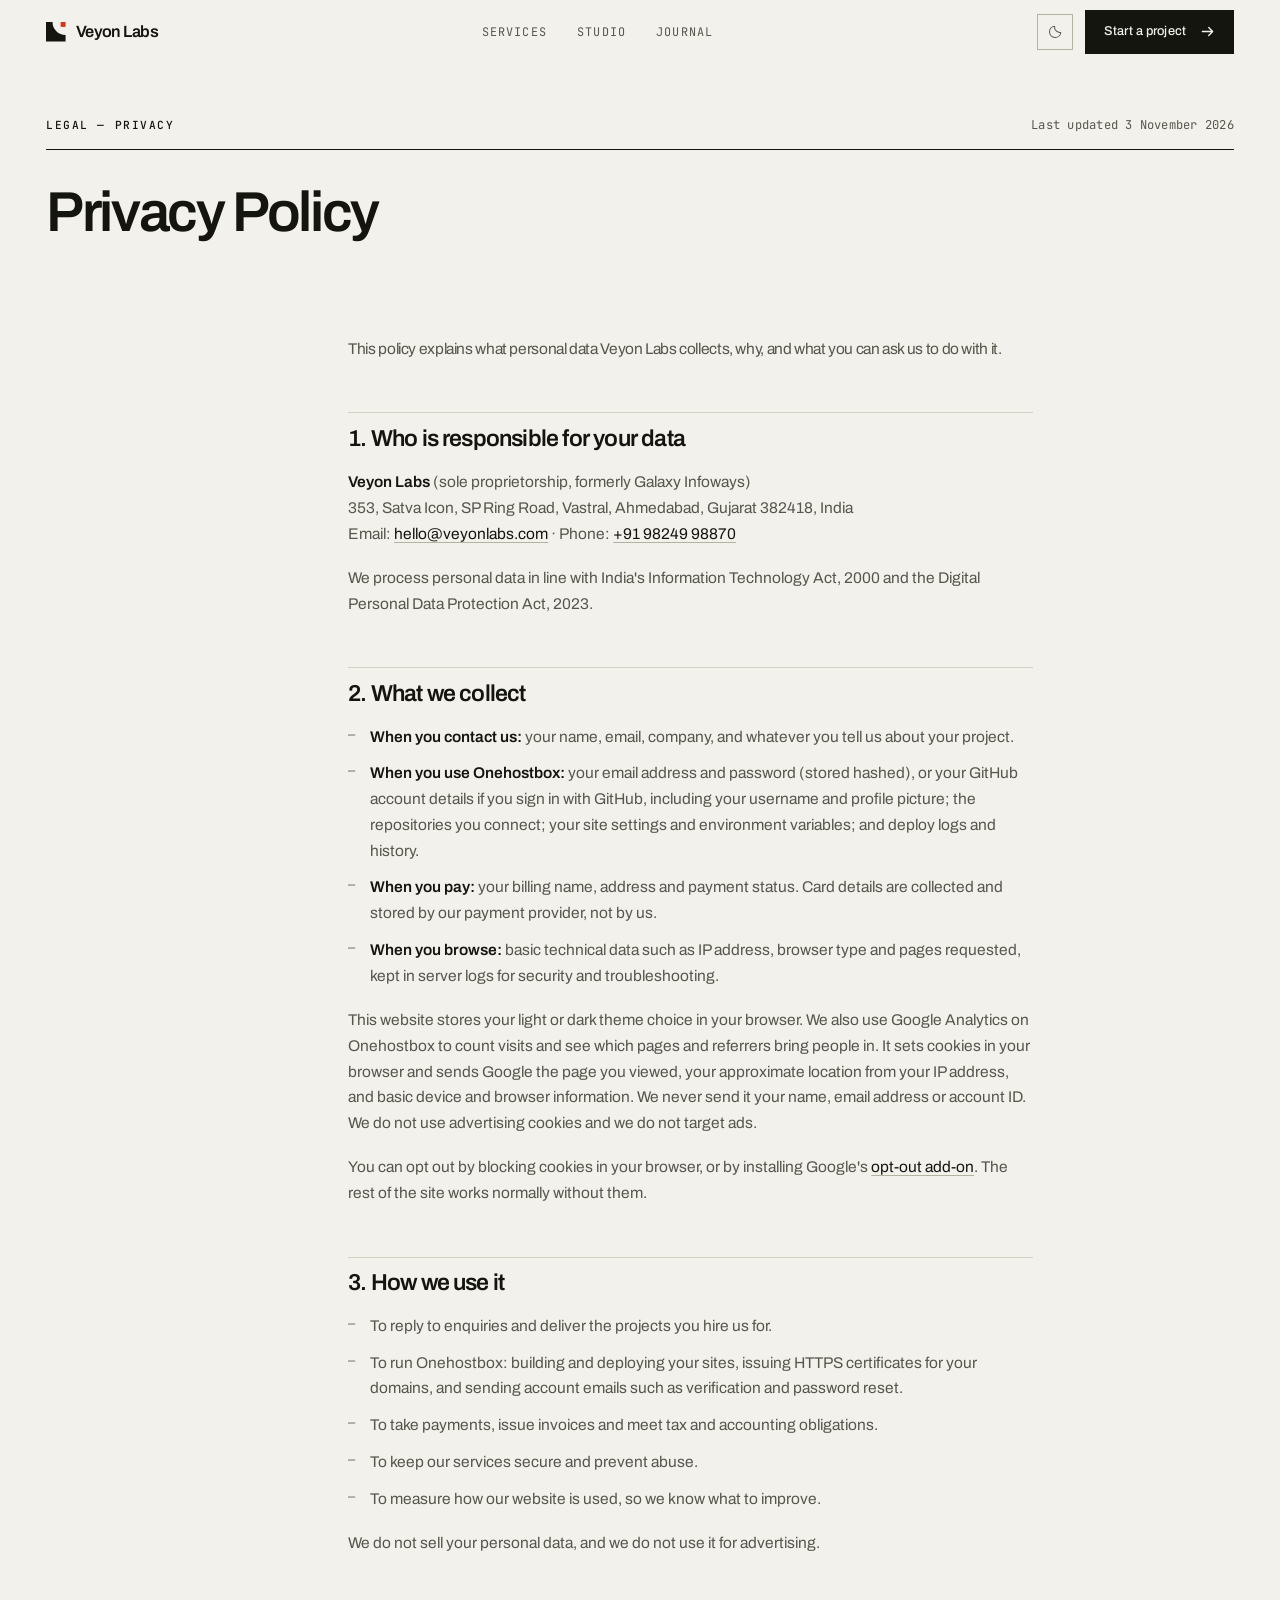
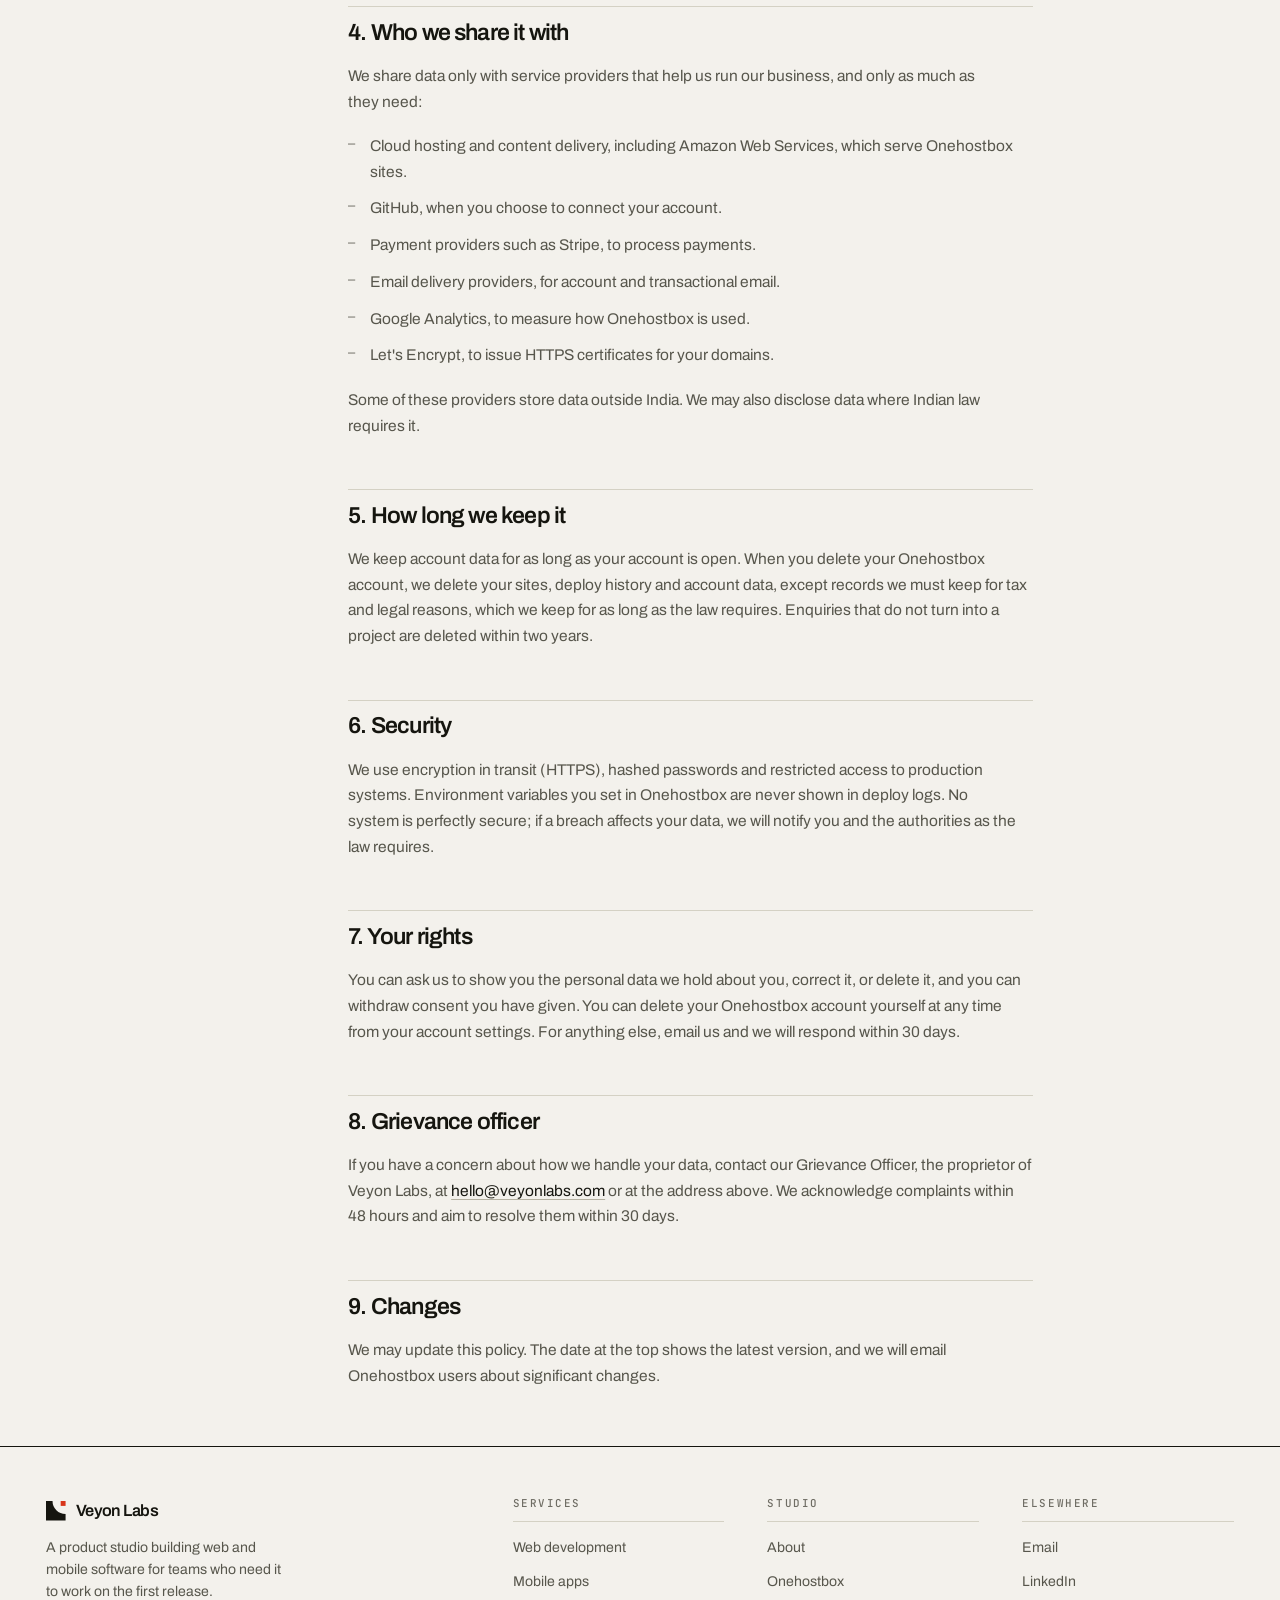
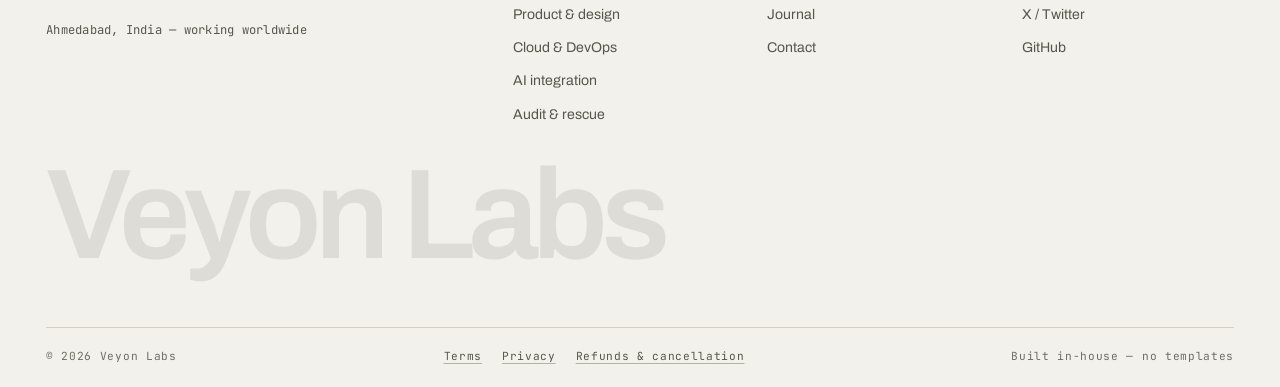
<file: privacy.html>
<!doctype html>
<html lang="en" data-theme="light">
<head>
<meta charset="utf-8">
<meta name="viewport" content="width=device-width, initial-scale=1">
<title>Privacy Policy — Veyon Labs</title>
<meta name="description" content="How Veyon Labs collects, uses and protects personal data across this website, client projects and Onehostbox.">
<link rel="canonical" href="https://veyonlabs.com/privacy.html">
<meta property="og:type" content="website">
<meta property="og:site_name" content="Veyon Labs">
<meta property="og:title" content="Privacy Policy — Veyon Labs">
<meta property="og:description" content="How Veyon Labs collects, uses and protects personal data across this website, client projects and Onehostbox.">
<meta property="og:url" content="https://veyonlabs.com/privacy.html">
<meta name="twitter:card" content="summary_large_image">
<meta name="theme-color" content="#f3f1ec" media="(prefers-color-scheme: light)">
<meta name="theme-color" content="#121210" media="(prefers-color-scheme: dark)">
<link rel="icon" href="assets/img/favicon.svg" type="image/svg+xml">
<link rel="apple-touch-icon" href="assets/img/apple-touch-icon.png">
<link rel="preconnect" href="https://fonts.googleapis.com">
<link rel="preconnect" href="https://fonts.gstatic.com" crossorigin>
<link rel="stylesheet" href="https://fonts.googleapis.com/css2?family=Archivo:wght@400;500;600&family=Instrument+Serif:ital@0;1&family=JetBrains+Mono:wght@400;500&display=swap">
<link rel="stylesheet" href="assets/css/main.css">
<script>(function(){document.documentElement.classList.add('js');try{var t=localStorage.getItem('veyon-theme');if(!t)t=matchMedia('(prefers-color-scheme: dark)').matches?'dark':'light';document.documentElement.setAttribute('data-theme',t);}catch(e){document.documentElement.setAttribute('data-theme','light');}})();</script>
</head>
<body>

  <a class="skip-link" href="#main">Skip to content</a>
  <header class="site-header">
    <nav class="nav wrap" aria-label="Primary">
      <a class="brand" href="index.html" aria-label="Veyon Labs — home">
        <svg class="brand__mark" viewBox="8 8 48 48" aria-hidden="true"><path class="ink" d="M8 8h16a32 32 0 0 0 32 32v16H8Z"/><rect class="sig" x="44" y="8" width="12" height="12"/></svg>
        <span>Veyon&nbsp;Labs</span>
      </a>

      <ul class="nav__links" id="nav-links">
        <li><a href="services.html" data-section="services">Services</a></li>
        <li><a href="about.html" data-section="about">Studio</a></li>
        <li><a href="blog.html" data-section="blog">Journal</a></li>
        <li class="mobile-cta"><a href="contact.html">Start a project</a></li>
      </ul>

      <div class="nav__actions">
        <button class="theme-toggle" type="button" data-theme-toggle aria-label="Switch theme"><svg class="icon-moon" viewBox="0 0 20 20" fill="none" aria-hidden="true"><path d="M17 11.3A7.5 7.5 0 0 1 8.7 3a7.5 7.5 0 1 0 8.3 8.3Z" stroke="currentColor" stroke-width="1.4" stroke-linejoin="round"/></svg><svg class="icon-sun" viewBox="0 0 20 20" fill="none" aria-hidden="true"><circle cx="10" cy="10" r="3.4" stroke="currentColor" stroke-width="1.4"/><path d="M10 2.2v2.1M10 15.7v2.1M17.8 10h-2.1M4.3 10H2.2M15.5 4.5l-1.5 1.5M6 14l-1.5 1.5M15.5 15.5 14 14M6 6 4.5 4.5" stroke="currentColor" stroke-width="1.4" stroke-linecap="round"/></svg></button>
        <a class="btn btn--sm nav__cta" href="contact.html">Start a project <svg viewBox="0 0 16 16" fill="none" aria-hidden="true"><path d="M2.5 8h11m0 0-4.2-4.2M13.5 8l-4.2 4.2" stroke="currentColor" stroke-width="1.4" stroke-linecap="round" stroke-linejoin="round"/></svg></a>
        <button class="nav__toggle" type="button" data-nav-toggle aria-expanded="false"
                aria-controls="nav-links" aria-label="Toggle navigation"><svg class="icon-menu" viewBox="0 0 20 20" fill="none" aria-hidden="true"><path d="M2 6h16M2 14h16" stroke="currentColor" stroke-width="1.4"/></svg><svg class="icon-close" viewBox="0 0 20 20" fill="none" aria-hidden="true"><path d="M4 4l12 12M16 4 4 16" stroke="currentColor" stroke-width="1.4"/></svg></button>
      </div>
    </nav>
  </header>

<main id="main">

  <section class="page-hero">
    <div class="wrap">
      <div class="page-hero__bar">
        <span class="label label--ink">Legal — Privacy</span>
        <span class="meta-mono">Last updated <time datetime="2026-11-03">3 November 2026</time></span>
      </div>
      <div class="g12">
        <div class="span-8"><h1 class="h1">Privacy Policy</h1></div>
      </div>
    </div>
  </section>

  <section class="section--sm">
    <div class="wrap g12">
      <div class="span-7 start-4">
        <article class="prose" style="max-width:none">
          <p class="prose-lede" style="max-width:none">This policy explains what personal data Veyon Labs collects, why, and what you can ask us to do with it.</p>

        <h2>1. Who is responsible for your data</h2>
        <p><strong>Veyon Labs</strong> (sole proprietorship, formerly Galaxy Infoways)<br>
          353, Satva Icon, SP Ring Road, Vastral, Ahmedabad, Gujarat 382418, India<br>
          Email: <a href="mailto:hello@veyonlabs.com">hello@veyonlabs.com</a> · Phone: <a href="tel:+919824998870">+91 98249 98870</a></p>
        <p>We process personal data in line with India's Information Technology Act, 2000 and the Digital
          Personal Data Protection Act, 2023.</p>

        <h2>2. What we collect</h2>
        <ul>
          <li><strong>When you contact us:</strong> your name, email, company, and whatever you tell us
            about your project.</li>
          <li><strong>When you use Onehostbox:</strong> your email address and password (stored hashed),
            or your GitHub account details if you sign in with GitHub, including your username and profile
            picture; the repositories you connect; your site settings and environment variables; and deploy
            logs and history.</li>
          <li><strong>When you pay:</strong> your billing name, address and payment status. Card details
            are collected and stored by our payment provider, not by us.</li>
          <li><strong>When you browse:</strong> basic technical data such as IP address, browser type and
            pages requested, kept in server logs for security and troubleshooting.</li>
        </ul>
        <p>This website stores your light or dark theme choice in your browser. We also use Google
          Analytics on Onehostbox to count visits and see which pages and referrers bring people in. It
          sets cookies in your browser and sends Google the page you viewed, your approximate location
          from your IP address, and basic device and browser information. We never send it your name,
          email address or account ID. We do not use advertising cookies and we do not target ads.</p>
        <p>You can opt out by blocking cookies in your browser, or by installing Google's
          <a href="https://tools.google.com/dlpage/gaoptout" rel="noreferrer">opt-out add-on</a>. The rest
          of the site works normally without them.</p>

        <h2>3. How we use it</h2>
        <ul>
          <li>To reply to enquiries and deliver the projects you hire us for.</li>
          <li>To run Onehostbox: building and deploying your sites, issuing HTTPS certificates for your
            domains, and sending account emails such as verification and password reset.</li>
          <li>To take payments, issue invoices and meet tax and accounting obligations.</li>
          <li>To keep our services secure and prevent abuse.</li>
          <li>To measure how our website is used, so we know what to improve.</li>
        </ul>
        <p>We do not sell your personal data, and we do not use it for advertising.</p>

        <h2>4. Who we share it with</h2>
        <p>We share data only with service providers that help us run our business, and only as much as
          they need:</p>
        <ul>
          <li>Cloud hosting and content delivery, including Amazon Web Services, which serve Onehostbox sites.</li>
          <li>GitHub, when you choose to connect your account.</li>
          <li>Payment providers such as Stripe, to process payments.</li>
          <li>Email delivery providers, for account and transactional email.</li>
          <li>Google Analytics, to measure how Onehostbox is used.</li>
          <li>Let's Encrypt, to issue HTTPS certificates for your domains.</li>
        </ul>
        <p>Some of these providers store data outside India. We may also disclose data where Indian law
          requires it.</p>

        <h2>5. How long we keep it</h2>
        <p>We keep account data for as long as your account is open. When you delete your Onehostbox
          account, we delete your sites, deploy history and account data, except records we must keep for
          tax and legal reasons, which we keep for as long as the law requires. Enquiries that do not turn
          into a project are deleted within two years.</p>

        <h2>6. Security</h2>
        <p>We use encryption in transit (HTTPS), hashed passwords and restricted access to production
          systems. Environment variables you set in Onehostbox are never shown in deploy logs. No system is
          perfectly secure; if a breach affects your data, we will notify you and the authorities as the
          law requires.</p>

        <h2>7. Your rights</h2>
        <p>You can ask us to show you the personal data we hold about you, correct it, or delete it, and
          you can withdraw consent you have given. You can delete your Onehostbox account yourself at any
          time from your account settings. For anything else, email us and we will respond within 30 days.</p>

        <h2>8. Grievance officer</h2>
        <p>If you have a concern about how we handle your data, contact our Grievance Officer, the
          proprietor of Veyon Labs, at <a href="mailto:hello@veyonlabs.com">hello@veyonlabs.com</a> or at
          the address above. We acknowledge complaints within 48 hours and aim to resolve them within 30 days.</p>

        <h2>9. Changes</h2>
        <p>We may update this policy. The date at the top shows the latest version, and we will email
          Onehostbox users about significant changes.</p>

        </article>
      </div>
    </div>
  </section>
</main>


  <footer class="site-footer">
    <div class="wrap">
      <div class="footer-grid">
        <div class="footer-brand">
          <a class="brand" href="index.html">
            <svg class="brand__mark" viewBox="8 8 48 48" aria-hidden="true"><path class="ink" d="M8 8h16a32 32 0 0 0 32 32v16H8Z"/><rect class="sig" x="44" y="8" width="12" height="12"/></svg>
            <span>Veyon&nbsp;Labs</span>
          </a>
          <p class="body-sm" style="margin-top:14px;max-width:30ch">A product studio building web and
            mobile software for teams who need it to work on the first release.</p>
          <p class="meta-mono" style="margin-top:18px">Ahmedabad, India — working worldwide</p>
        </div>

        <div class="footer-col">
          <h4>Services</h4>
          <ul>
            <li><a href="services.html#web">Web development</a></li>
            <li><a href="services.html#mobile">Mobile apps</a></li>
            <li><a href="services.html#product">Product &amp; design</a></li>
            <li><a href="services.html#cloud">Cloud &amp; DevOps</a></li>
            <li><a href="services.html#ai">AI integration</a></li>
            <li><a href="services.html#rescue">Audit &amp; rescue</a></li>
          </ul>
        </div>

        <div class="footer-col">
          <h4>Studio</h4>
          <ul>
            <li><a href="about.html">About</a></li>
            <li><a href="onehostbox.html">Onehostbox</a></li>
            <li><a href="blog.html">Journal</a></li>
            <li><a href="contact.html">Contact</a></li>
          </ul>
        </div>

        <div class="footer-col">
          <h4>Elsewhere</h4>
          <ul>
            <li><a href="mailto:hello@veyonlabs.com">Email</a></li>
            <li><a href="https://www.linkedin.com/company/veyonlabs">LinkedIn</a></li>
            <li><a href="https://x.com/veyonlabs">X / Twitter</a></li>
            <li><a href="https://github.com/veyonlabs">GitHub</a></li>
          </ul>
        </div>
      </div>

      <span class="wordmark" aria-hidden="true">Veyon Labs</span>

      <div class="footer-bottom">
        <span>&copy; <span data-year>2026</span> Veyon Labs</span>
        <span class="footer-legal"><a href="terms.html">Terms</a><a href="privacy.html">Privacy</a><a href="refund.html">Refunds &amp; cancellation</a></span>
        <span>Built in-house — no templates</span>
      </div>
    </div>
  </footer>

<script src="assets/js/main.js" defer></script>
</body>
</html>
</file>
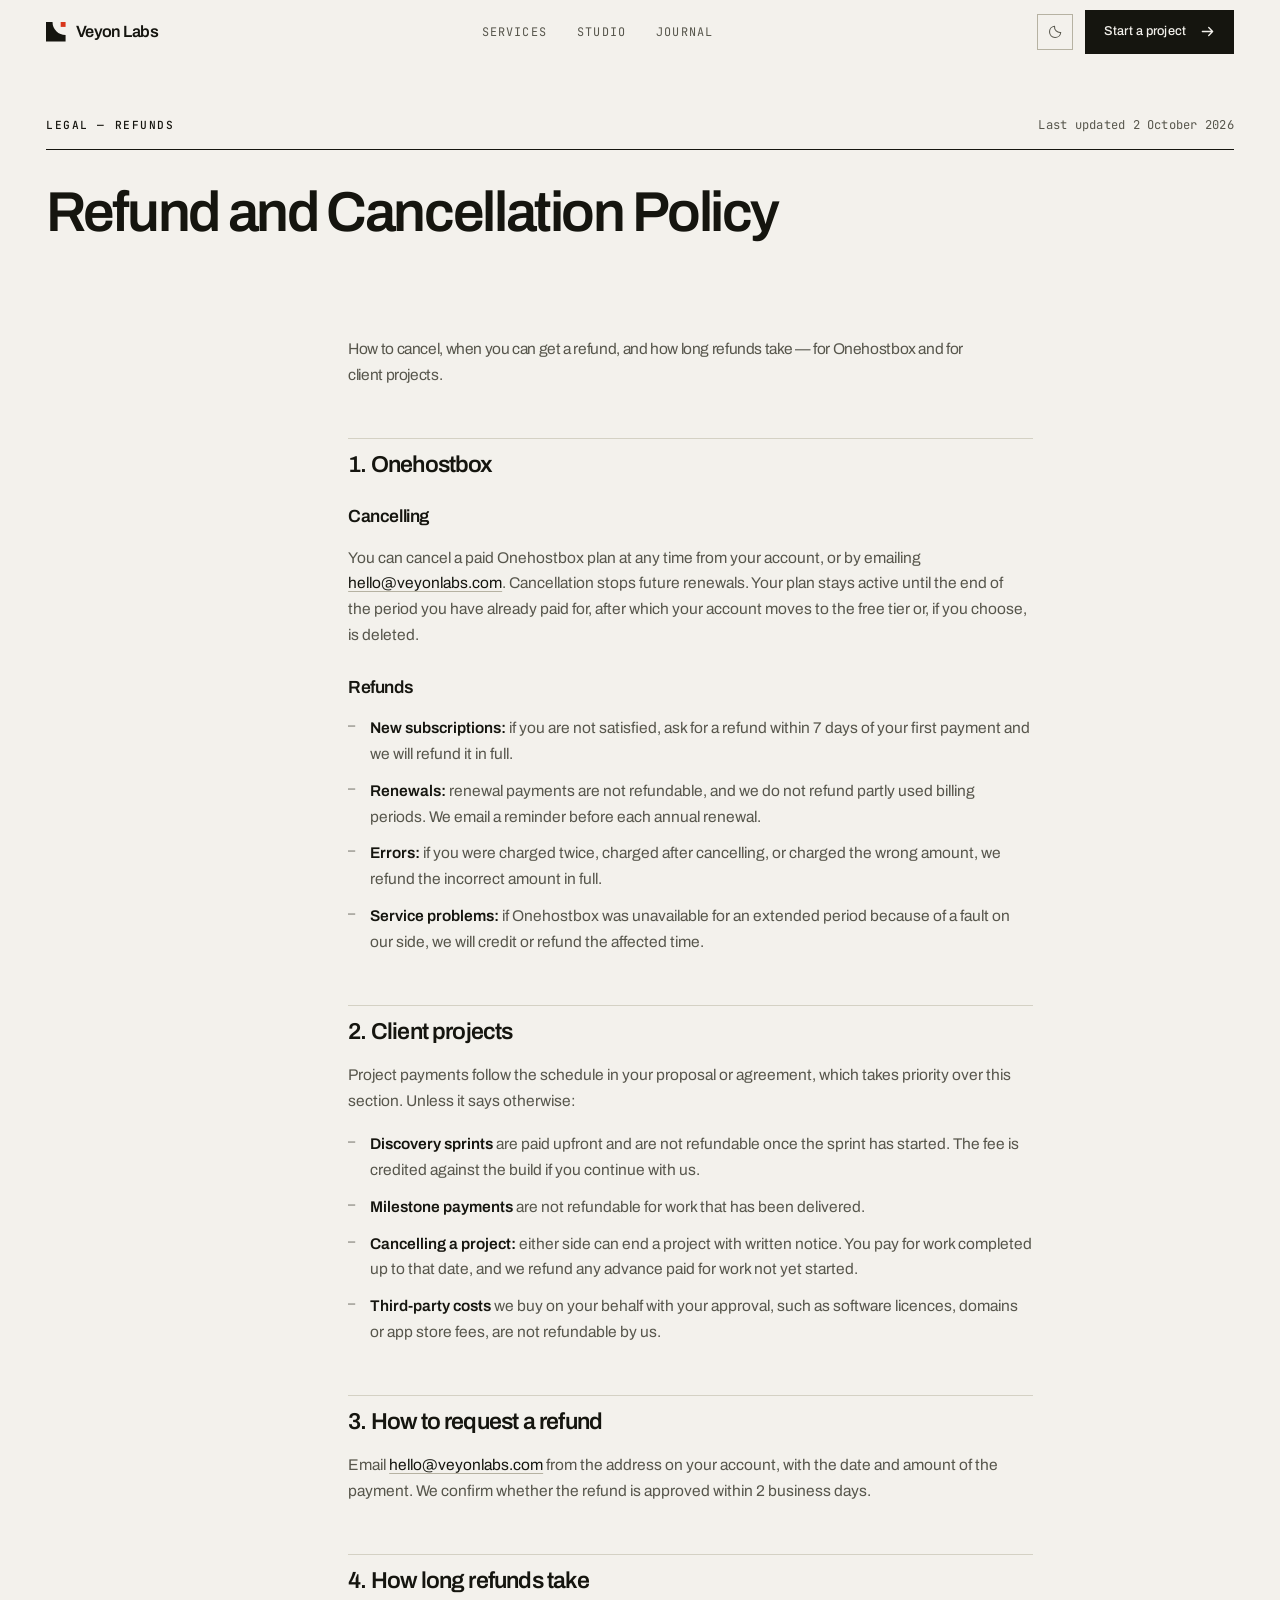
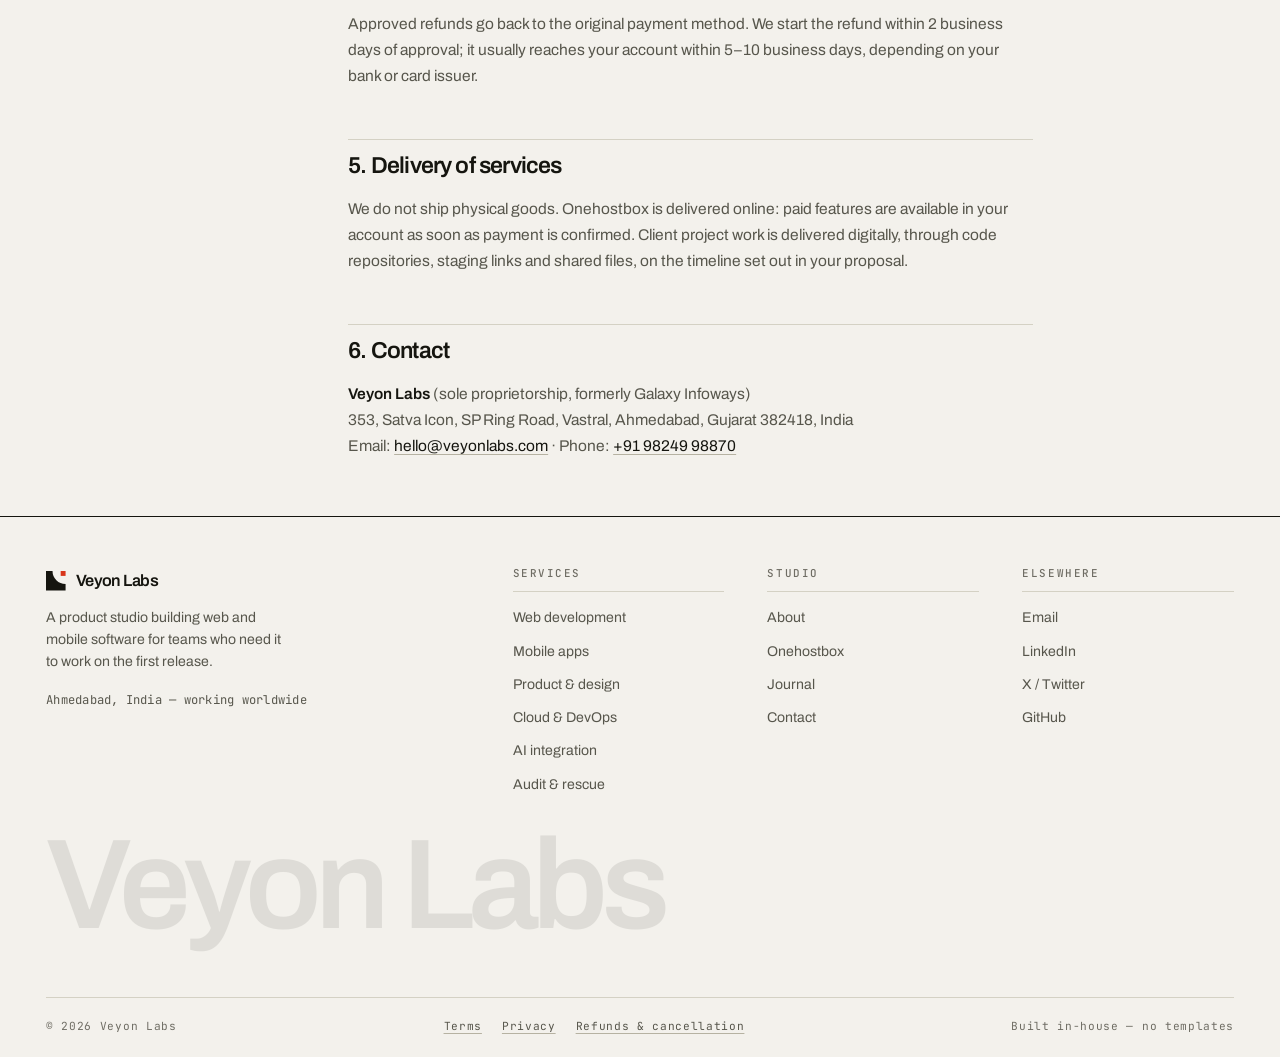
<file: refund.html>
<!doctype html>
<html lang="en" data-theme="light">
<head>
<meta charset="utf-8">
<meta name="viewport" content="width=device-width, initial-scale=1">
<title>Refund and Cancellation Policy — Veyon Labs</title>
<meta name="description" content="How cancellations and refunds work for Onehostbox plans and Veyon Labs client projects, and how services are delivered.">
<link rel="canonical" href="https://veyonlabs.com/refund.html">
<meta property="og:type" content="website">
<meta property="og:site_name" content="Veyon Labs">
<meta property="og:title" content="Refund and Cancellation Policy — Veyon Labs">
<meta property="og:description" content="How cancellations and refunds work for Onehostbox plans and Veyon Labs client projects, and how services are delivered.">
<meta property="og:url" content="https://veyonlabs.com/refund.html">
<meta name="twitter:card" content="summary_large_image">
<meta name="theme-color" content="#f3f1ec" media="(prefers-color-scheme: light)">
<meta name="theme-color" content="#121210" media="(prefers-color-scheme: dark)">
<link rel="icon" href="assets/img/favicon.svg" type="image/svg+xml">
<link rel="apple-touch-icon" href="assets/img/apple-touch-icon.png">
<link rel="preconnect" href="https://fonts.googleapis.com">
<link rel="preconnect" href="https://fonts.gstatic.com" crossorigin>
<link rel="stylesheet" href="https://fonts.googleapis.com/css2?family=Archivo:wght@400;500;600&family=Instrument+Serif:ital@0;1&family=JetBrains+Mono:wght@400;500&display=swap">
<link rel="stylesheet" href="assets/css/main.css">
<script>(function(){document.documentElement.classList.add('js');try{var t=localStorage.getItem('veyon-theme');if(!t)t=matchMedia('(prefers-color-scheme: dark)').matches?'dark':'light';document.documentElement.setAttribute('data-theme',t);}catch(e){document.documentElement.setAttribute('data-theme','light');}})();</script>
</head>
<body>

  <a class="skip-link" href="#main">Skip to content</a>
  <header class="site-header">
    <nav class="nav wrap" aria-label="Primary">
      <a class="brand" href="index.html" aria-label="Veyon Labs — home">
        <svg class="brand__mark" viewBox="8 8 48 48" aria-hidden="true"><path class="ink" d="M8 8h16a32 32 0 0 0 32 32v16H8Z"/><rect class="sig" x="44" y="8" width="12" height="12"/></svg>
        <span>Veyon&nbsp;Labs</span>
      </a>

      <ul class="nav__links" id="nav-links">
        <li><a href="services.html" data-section="services">Services</a></li>
        <li><a href="about.html" data-section="about">Studio</a></li>
        <li><a href="blog.html" data-section="blog">Journal</a></li>
        <li class="mobile-cta"><a href="contact.html">Start a project</a></li>
      </ul>

      <div class="nav__actions">
        <button class="theme-toggle" type="button" data-theme-toggle aria-label="Switch theme"><svg class="icon-moon" viewBox="0 0 20 20" fill="none" aria-hidden="true"><path d="M17 11.3A7.5 7.5 0 0 1 8.7 3a7.5 7.5 0 1 0 8.3 8.3Z" stroke="currentColor" stroke-width="1.4" stroke-linejoin="round"/></svg><svg class="icon-sun" viewBox="0 0 20 20" fill="none" aria-hidden="true"><circle cx="10" cy="10" r="3.4" stroke="currentColor" stroke-width="1.4"/><path d="M10 2.2v2.1M10 15.7v2.1M17.8 10h-2.1M4.3 10H2.2M15.5 4.5l-1.5 1.5M6 14l-1.5 1.5M15.5 15.5 14 14M6 6 4.5 4.5" stroke="currentColor" stroke-width="1.4" stroke-linecap="round"/></svg></button>
        <a class="btn btn--sm nav__cta" href="contact.html">Start a project <svg viewBox="0 0 16 16" fill="none" aria-hidden="true"><path d="M2.5 8h11m0 0-4.2-4.2M13.5 8l-4.2 4.2" stroke="currentColor" stroke-width="1.4" stroke-linecap="round" stroke-linejoin="round"/></svg></a>
        <button class="nav__toggle" type="button" data-nav-toggle aria-expanded="false"
                aria-controls="nav-links" aria-label="Toggle navigation"><svg class="icon-menu" viewBox="0 0 20 20" fill="none" aria-hidden="true"><path d="M2 6h16M2 14h16" stroke="currentColor" stroke-width="1.4"/></svg><svg class="icon-close" viewBox="0 0 20 20" fill="none" aria-hidden="true"><path d="M4 4l12 12M16 4 4 16" stroke="currentColor" stroke-width="1.4"/></svg></button>
      </div>
    </nav>
  </header>

<main id="main">

  <section class="page-hero">
    <div class="wrap">
      <div class="page-hero__bar">
        <span class="label label--ink">Legal — Refunds</span>
        <span class="meta-mono">Last updated <time datetime="2026-10-02">2 October 2026</time></span>
      </div>
      <div class="g12">
        <div class="span-8"><h1 class="h1">Refund and Cancellation Policy</h1></div>
      </div>
    </div>
  </section>

  <section class="section--sm">
    <div class="wrap g12">
      <div class="span-7 start-4">
        <article class="prose" style="max-width:none">
          <p class="prose-lede" style="max-width:none">How to cancel, when you can get a refund, and how long refunds take — for Onehostbox and for client projects.</p>

        <h2>1. Onehostbox</h2>
        <h3>Cancelling</h3>
        <p>You can cancel a paid Onehostbox plan at any time from your account, or by emailing
          <a href="mailto:hello@veyonlabs.com">hello@veyonlabs.com</a>. Cancellation stops future renewals.
          Your plan stays active until the end of the period you have already paid for, after which your
          account moves to the free tier or, if you choose, is deleted.</p>
        <h3>Refunds</h3>
        <ul>
          <li><strong>New subscriptions:</strong> if you are not satisfied, ask for a refund within 7 days of
            your first payment and we will refund it in full.</li>
          <li><strong>Renewals:</strong> renewal payments are not refundable, and we do not refund partly used
            billing periods. We email a reminder before each annual renewal.</li>
          <li><strong>Errors:</strong> if you were charged twice, charged after cancelling, or charged the
            wrong amount, we refund the incorrect amount in full.</li>
          <li><strong>Service problems:</strong> if Onehostbox was unavailable for an extended period because
            of a fault on our side, we will credit or refund the affected time.</li>
        </ul>

        <h2>2. Client projects</h2>
        <p>Project payments follow the schedule in your proposal or agreement, which takes priority over
          this section. Unless it says otherwise:</p>
        <ul>
          <li><strong>Discovery sprints</strong> are paid upfront and are not refundable once the sprint has
            started. The fee is credited against the build if you continue with us.</li>
          <li><strong>Milestone payments</strong> are not refundable for work that has been delivered.</li>
          <li><strong>Cancelling a project:</strong> either side can end a project with written notice. You pay
            for work completed up to that date, and we refund any advance paid for work not yet started.</li>
          <li><strong>Third-party costs</strong> we buy on your behalf with your approval, such as software
            licences, domains or app store fees, are not refundable by us.</li>
        </ul>

        <h2>3. How to request a refund</h2>
        <p>Email <a href="mailto:hello@veyonlabs.com">hello@veyonlabs.com</a> from the address on your
          account, with the date and amount of the payment. We confirm whether the refund is approved within
          2 business days.</p>

        <h2>4. How long refunds take</h2>
        <p>Approved refunds go back to the original payment method. We start the refund within 2 business
          days of approval; it usually reaches your account within 5–10 business days, depending on your
          bank or card issuer.</p>

        <h2>5. Delivery of services</h2>
        <p>We do not ship physical goods. Onehostbox is delivered online: paid features are available in
          your account as soon as payment is confirmed. Client project work is delivered digitally, through
          code repositories, staging links and shared files, on the timeline set out in your proposal.</p>

        <h2>6. Contact</h2>
        <p><strong>Veyon Labs</strong> (sole proprietorship, formerly Galaxy Infoways)<br>
          353, Satva Icon, SP Ring Road, Vastral, Ahmedabad, Gujarat 382418, India<br>
          Email: <a href="mailto:hello@veyonlabs.com">hello@veyonlabs.com</a> · Phone: <a href="tel:+919824998870">+91 98249 98870</a></p>

        </article>
      </div>
    </div>
  </section>
</main>


  <footer class="site-footer">
    <div class="wrap">
      <div class="footer-grid">
        <div class="footer-brand">
          <a class="brand" href="index.html">
            <svg class="brand__mark" viewBox="8 8 48 48" aria-hidden="true"><path class="ink" d="M8 8h16a32 32 0 0 0 32 32v16H8Z"/><rect class="sig" x="44" y="8" width="12" height="12"/></svg>
            <span>Veyon&nbsp;Labs</span>
          </a>
          <p class="body-sm" style="margin-top:14px;max-width:30ch">A product studio building web and
            mobile software for teams who need it to work on the first release.</p>
          <p class="meta-mono" style="margin-top:18px">Ahmedabad, India — working worldwide</p>
        </div>

        <div class="footer-col">
          <h4>Services</h4>
          <ul>
            <li><a href="services.html#web">Web development</a></li>
            <li><a href="services.html#mobile">Mobile apps</a></li>
            <li><a href="services.html#product">Product &amp; design</a></li>
            <li><a href="services.html#cloud">Cloud &amp; DevOps</a></li>
            <li><a href="services.html#ai">AI integration</a></li>
            <li><a href="services.html#rescue">Audit &amp; rescue</a></li>
          </ul>
        </div>

        <div class="footer-col">
          <h4>Studio</h4>
          <ul>
            <li><a href="about.html">About</a></li>
            <li><a href="onehostbox.html">Onehostbox</a></li>
            <li><a href="blog.html">Journal</a></li>
            <li><a href="contact.html">Contact</a></li>
          </ul>
        </div>

        <div class="footer-col">
          <h4>Elsewhere</h4>
          <ul>
            <li><a href="mailto:hello@veyonlabs.com">Email</a></li>
            <li><a href="https://www.linkedin.com/company/veyonlabs">LinkedIn</a></li>
            <li><a href="https://x.com/veyonlabs">X / Twitter</a></li>
            <li><a href="https://github.com/veyonlabs">GitHub</a></li>
          </ul>
        </div>
      </div>

      <span class="wordmark" aria-hidden="true">Veyon Labs</span>

      <div class="footer-bottom">
        <span>&copy; <span data-year>2026</span> Veyon Labs</span>
        <span class="footer-legal"><a href="terms.html">Terms</a><a href="privacy.html">Privacy</a><a href="refund.html">Refunds &amp; cancellation</a></span>
        <span>Built in-house — no templates</span>
      </div>
    </div>
  </footer>

<script src="assets/js/main.js" defer></script>
</body>
</html>
</file>
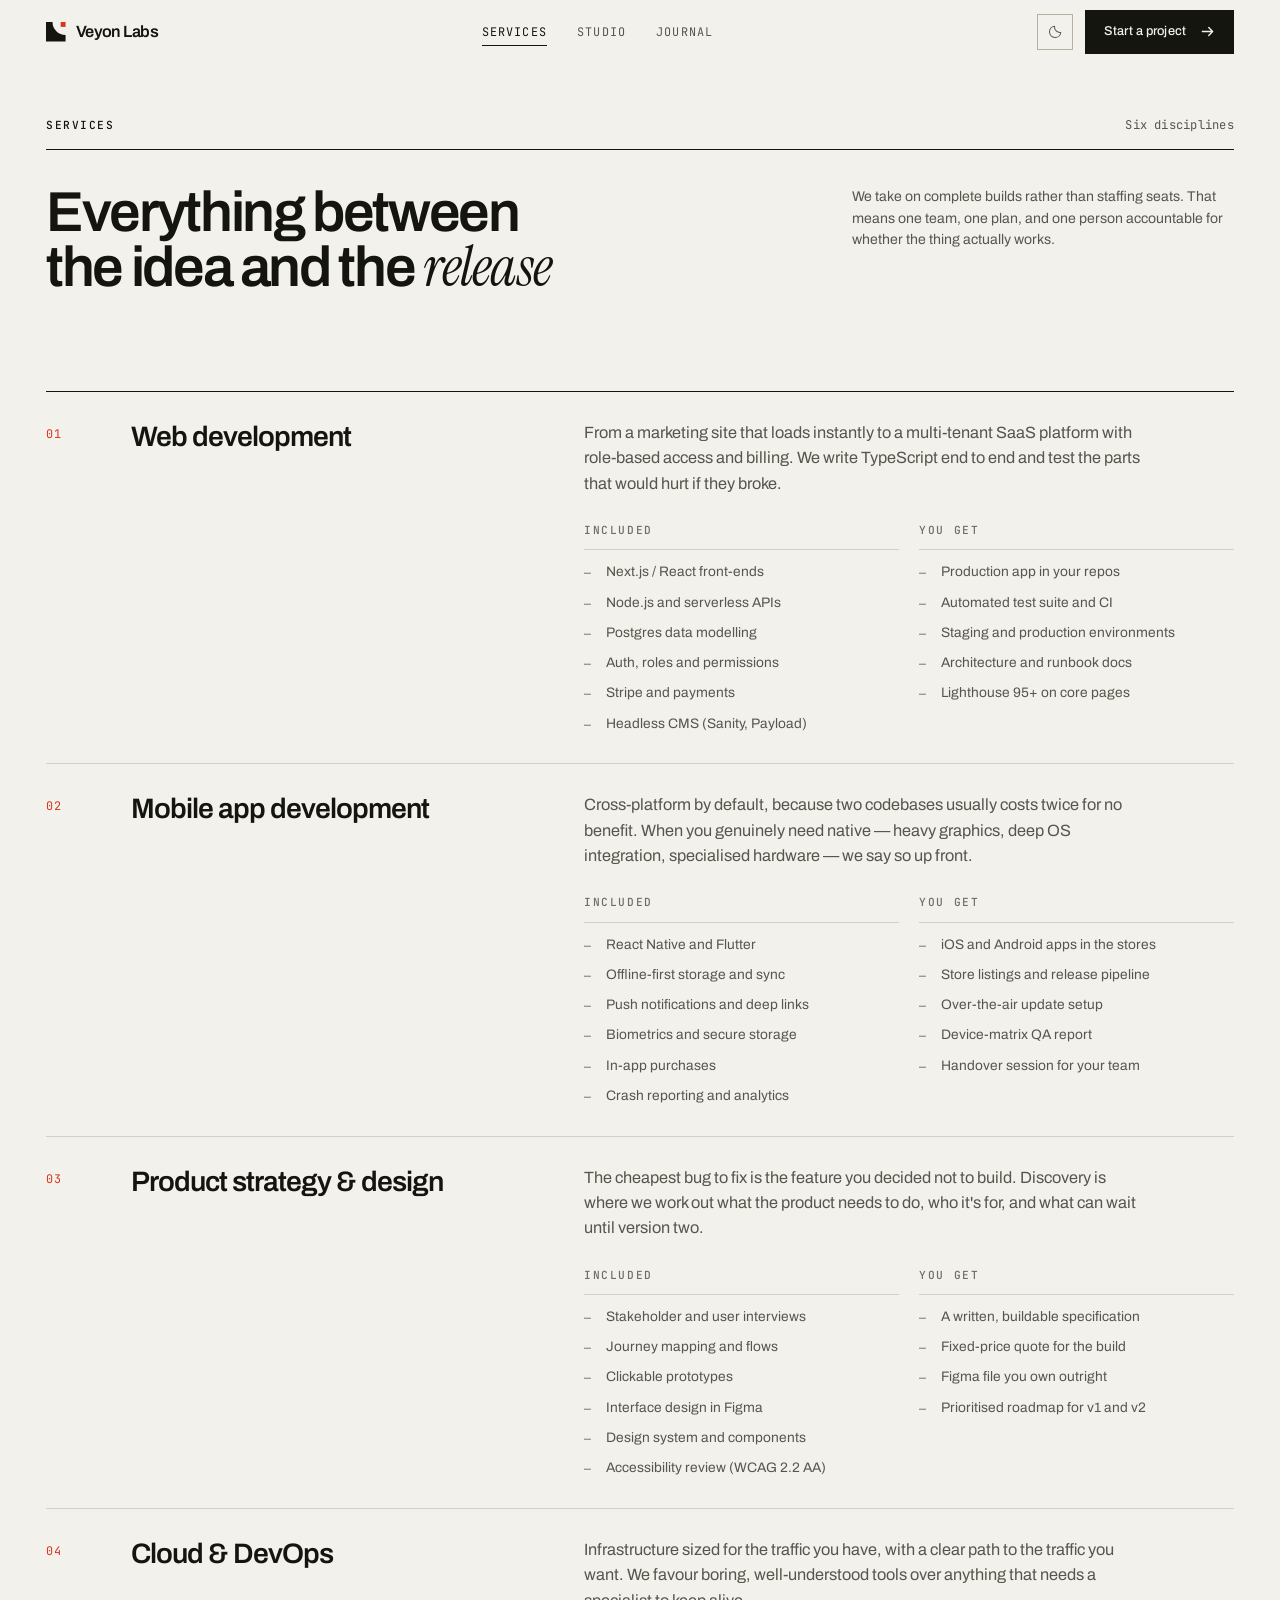
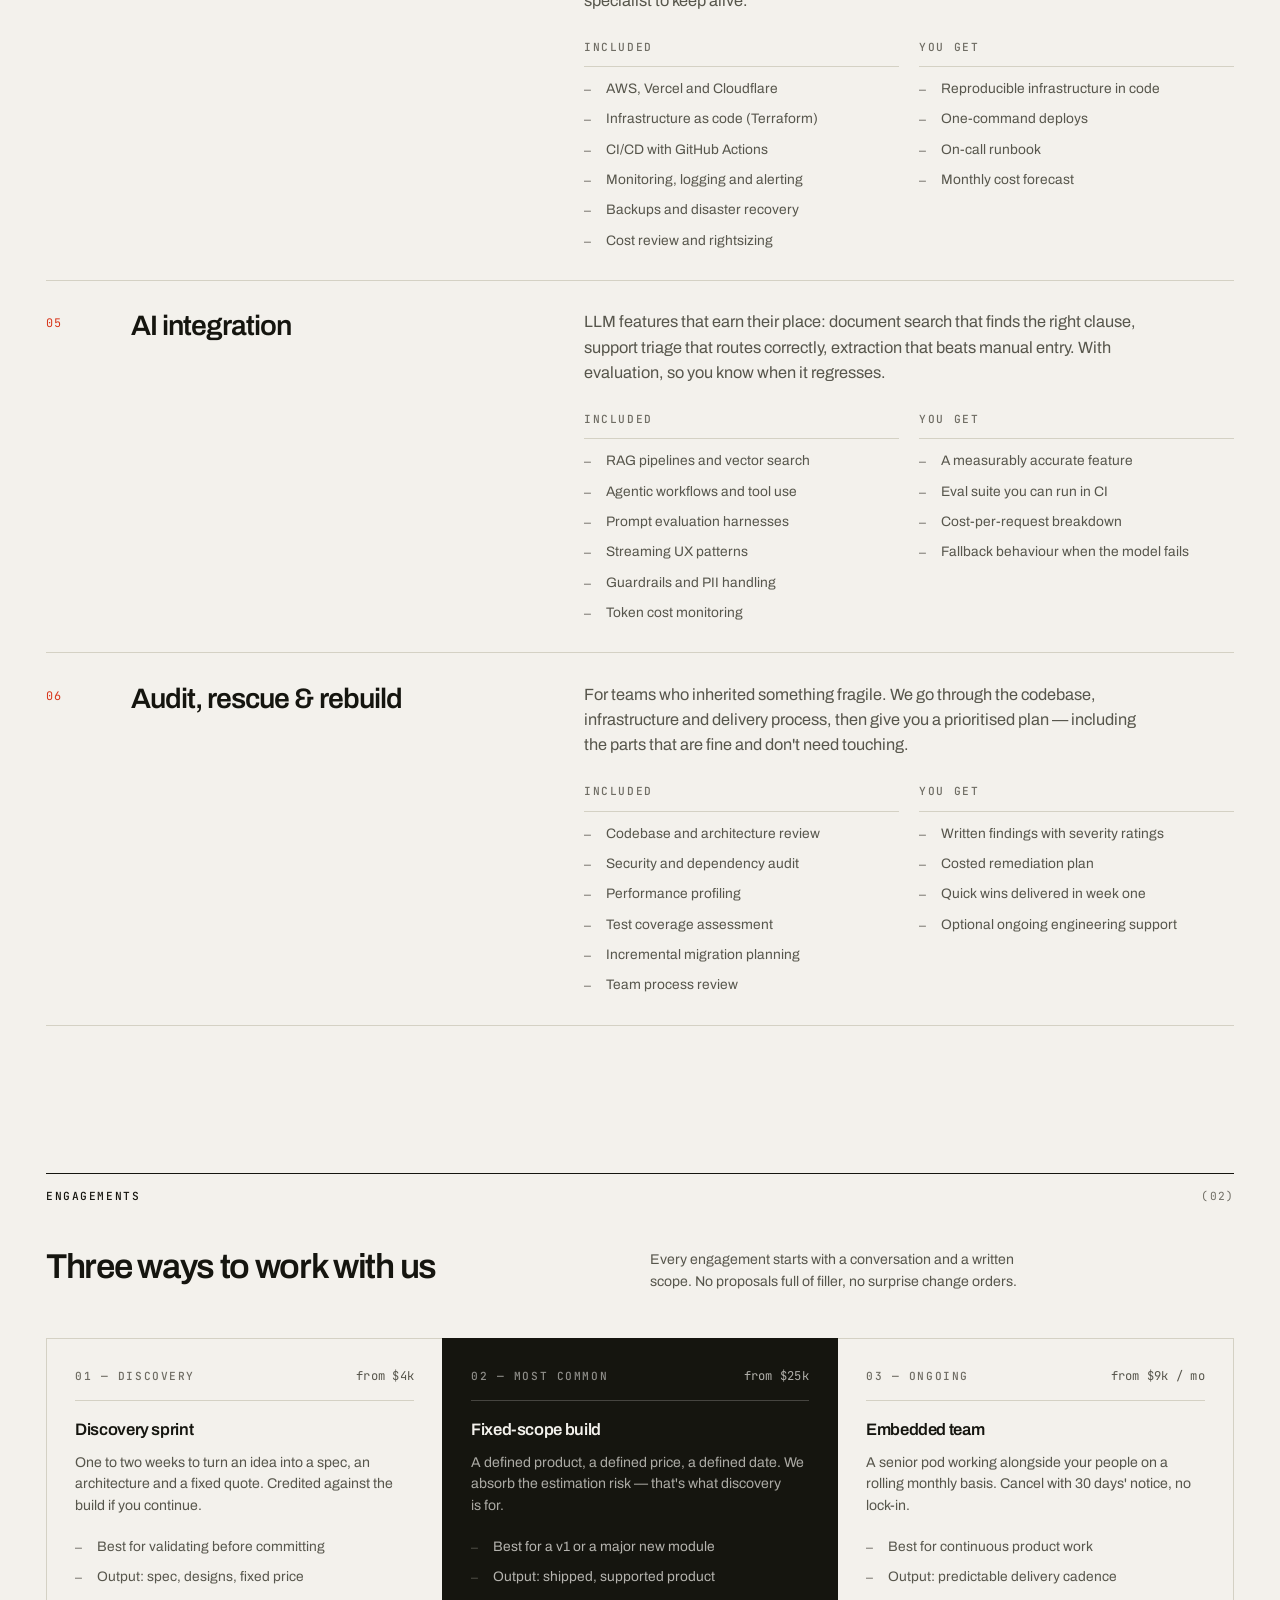
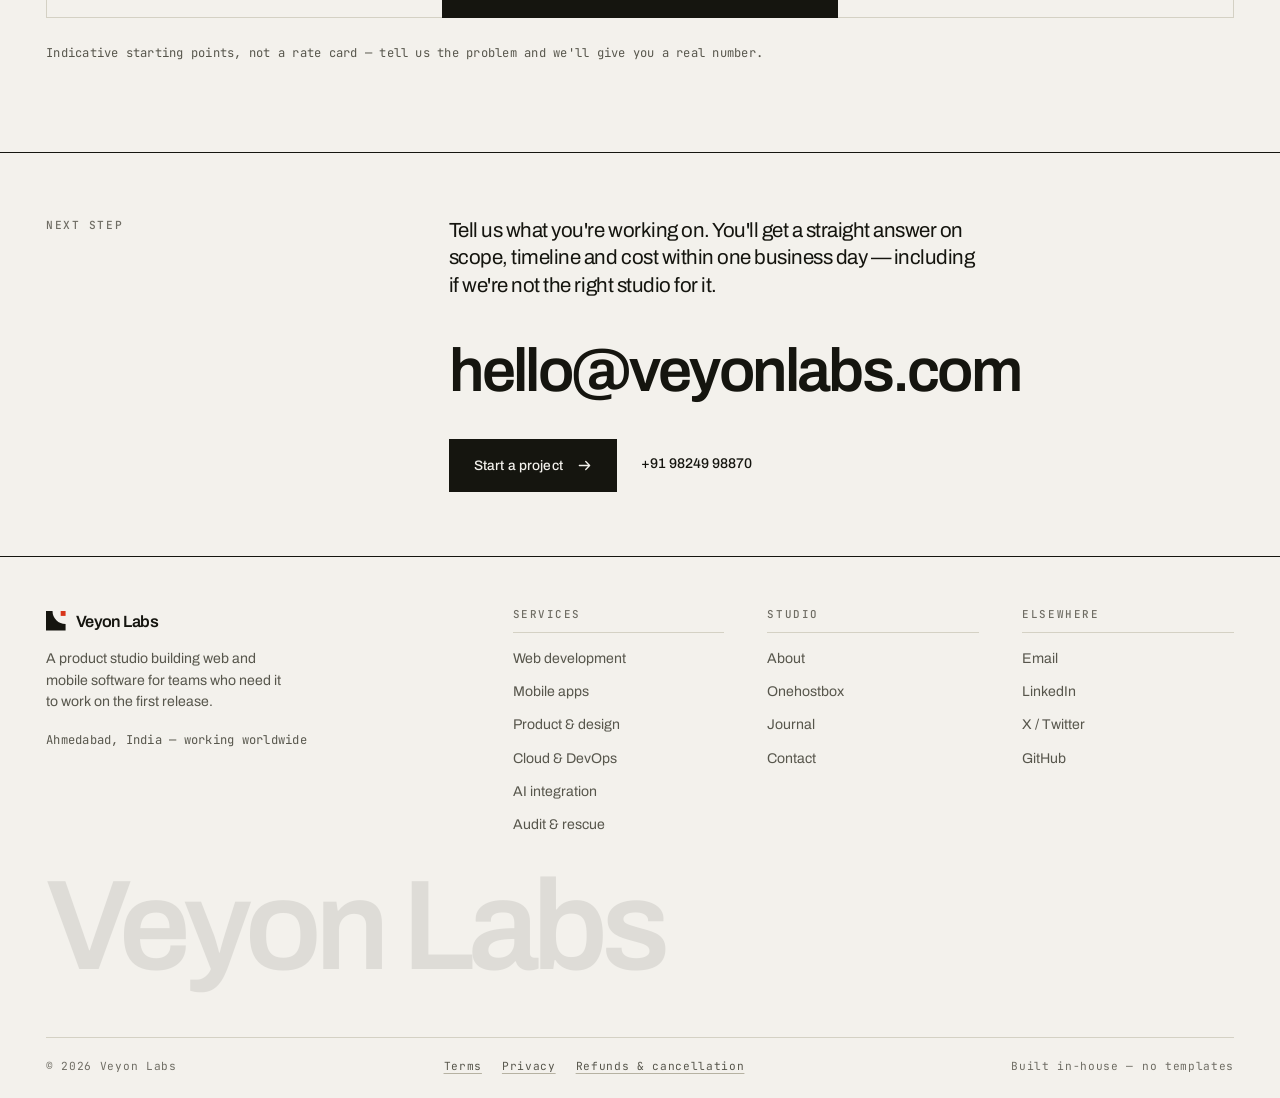
<file: services.html>
<!doctype html>
<html lang="en" data-theme="light">
<head>
<meta charset="utf-8">
<meta name="viewport" content="width=device-width, initial-scale=1">
<title>Services — Veyon Labs</title>
<meta name="description" content="Web development, mobile apps, product design, cloud infrastructure and AI integration. How Veyon Labs engages, what's included, and what it costs.">
<link rel="canonical" href="https://veyonlabs.com/services.html">
<meta property="og:type" content="website">
<meta property="og:site_name" content="Veyon Labs">
<meta property="og:title" content="Services — Veyon Labs">
<meta property="og:description" content="Web development, mobile apps, product design, cloud infrastructure and AI integration. How Veyon Labs engages, what's included, and what it costs.">
<meta property="og:url" content="https://veyonlabs.com/services.html">
<meta name="twitter:card" content="summary_large_image">
<meta name="theme-color" content="#f3f1ec" media="(prefers-color-scheme: light)">
<meta name="theme-color" content="#121210" media="(prefers-color-scheme: dark)">
<link rel="icon" href="assets/img/favicon.svg" type="image/svg+xml">
<link rel="apple-touch-icon" href="assets/img/apple-touch-icon.png">
<link rel="preconnect" href="https://fonts.googleapis.com">
<link rel="preconnect" href="https://fonts.gstatic.com" crossorigin>
<link rel="stylesheet" href="https://fonts.googleapis.com/css2?family=Archivo:wght@400;500;600&family=Instrument+Serif:ital@0;1&family=JetBrains+Mono:wght@400;500&display=swap">
<link rel="stylesheet" href="assets/css/main.css">
<script>(function(){document.documentElement.classList.add('js');try{var t=localStorage.getItem('veyon-theme');if(!t)t=matchMedia('(prefers-color-scheme: dark)').matches?'dark':'light';document.documentElement.setAttribute('data-theme',t);}catch(e){document.documentElement.setAttribute('data-theme','light');}})();</script>
</head>
<body>

  <a class="skip-link" href="#main">Skip to content</a>
  <header class="site-header">
    <nav class="nav wrap" aria-label="Primary">
      <a class="brand" href="index.html" aria-label="Veyon Labs — home">
        <svg class="brand__mark" viewBox="8 8 48 48" aria-hidden="true"><path class="ink" d="M8 8h16a32 32 0 0 0 32 32v16H8Z"/><rect class="sig" x="44" y="8" width="12" height="12"/></svg>
        <span>Veyon&nbsp;Labs</span>
      </a>

      <ul class="nav__links" id="nav-links">
        <li><a href="services.html" data-section="services">Services</a></li>
        <li><a href="about.html" data-section="about">Studio</a></li>
        <li><a href="blog.html" data-section="blog">Journal</a></li>
        <li class="mobile-cta"><a href="contact.html">Start a project</a></li>
      </ul>

      <div class="nav__actions">
        <button class="theme-toggle" type="button" data-theme-toggle aria-label="Switch theme"><svg class="icon-moon" viewBox="0 0 20 20" fill="none" aria-hidden="true"><path d="M17 11.3A7.5 7.5 0 0 1 8.7 3a7.5 7.5 0 1 0 8.3 8.3Z" stroke="currentColor" stroke-width="1.4" stroke-linejoin="round"/></svg><svg class="icon-sun" viewBox="0 0 20 20" fill="none" aria-hidden="true"><circle cx="10" cy="10" r="3.4" stroke="currentColor" stroke-width="1.4"/><path d="M10 2.2v2.1M10 15.7v2.1M17.8 10h-2.1M4.3 10H2.2M15.5 4.5l-1.5 1.5M6 14l-1.5 1.5M15.5 15.5 14 14M6 6 4.5 4.5" stroke="currentColor" stroke-width="1.4" stroke-linecap="round"/></svg></button>
        <a class="btn btn--sm nav__cta" href="contact.html">Start a project <svg viewBox="0 0 16 16" fill="none" aria-hidden="true"><path d="M2.5 8h11m0 0-4.2-4.2M13.5 8l-4.2 4.2" stroke="currentColor" stroke-width="1.4" stroke-linecap="round" stroke-linejoin="round"/></svg></a>
        <button class="nav__toggle" type="button" data-nav-toggle aria-expanded="false"
                aria-controls="nav-links" aria-label="Toggle navigation"><svg class="icon-menu" viewBox="0 0 20 20" fill="none" aria-hidden="true"><path d="M2 6h16M2 14h16" stroke="currentColor" stroke-width="1.4"/></svg><svg class="icon-close" viewBox="0 0 20 20" fill="none" aria-hidden="true"><path d="M4 4l12 12M16 4 4 16" stroke="currentColor" stroke-width="1.4"/></svg></button>
      </div>
    </nav>
  </header>

<main id="main">

  <section class="page-hero">
    <div class="wrap">
      <div class="page-hero__bar">
        <span class="label label--ink">Services</span>
        <span class="meta-mono">Six disciplines</span>
      </div>
      <div class="g12">
        <div class="span-8"><h1 class="h1">Everything between the idea and the <span class="serif">release</span></h1></div>
        <div class="span-4 reveal">
          <p class="body-sm">We take on complete builds rather than staffing seats. That means one team,
            one plan, and one person accountable for whether the thing actually works.</p>
        </div>
      </div>
    </div>
  </section>

  <section class="section--sm">
    <div class="wrap">
      <div class="numbered">
        
      <div class="numbered__item reveal" id="web" style="scroll-margin-top:96px">
        <span class="numbered__n">01</span>
        <div class="numbered__body">
          <div>
            <h3 class="h3" style="font-size:clamp(1.3rem,2.2vw,1.8rem);letter-spacing:-.035em">Web development</h3>
          </div>
          <div class="numbered__aside">
            <p style="font-size:1.02rem">From a marketing site that loads instantly to a multi-tenant SaaS platform with role-based access and billing. We write TypeScript end to end and test the parts that would hurt if they broke.</p>
            <div class="cols" style="margin-top:26px;gap:var(--gap)">
              <div>
                <span class="label" style="padding-bottom:10px;border-bottom:1px solid var(--rule);margin-bottom:12px">Included</span>
                <ul class="spec-list"><li>Next.js / React front-ends</li><li>Node.js and serverless APIs</li><li>Postgres data modelling</li><li>Auth, roles and permissions</li><li>Stripe and payments</li><li>Headless CMS (Sanity, Payload)</li></ul>
              </div>
              <div>
                <span class="label" style="padding-bottom:10px;border-bottom:1px solid var(--rule);margin-bottom:12px">You get</span>
                <ul class="spec-list"><li>Production app in your repos</li><li>Automated test suite and CI</li><li>Staging and production environments</li><li>Architecture and runbook docs</li><li>Lighthouse 95+ on core pages</li></ul>
              </div>
            </div>
          </div>
        </div>
      </div>

        
      <div class="numbered__item reveal" id="mobile" style="scroll-margin-top:96px">
        <span class="numbered__n">02</span>
        <div class="numbered__body">
          <div>
            <h3 class="h3" style="font-size:clamp(1.3rem,2.2vw,1.8rem);letter-spacing:-.035em">Mobile app development</h3>
          </div>
          <div class="numbered__aside">
            <p style="font-size:1.02rem">Cross-platform by default, because two codebases usually costs twice for no benefit. When you genuinely need native — heavy graphics, deep OS integration, specialised hardware — we say so up front.</p>
            <div class="cols" style="margin-top:26px;gap:var(--gap)">
              <div>
                <span class="label" style="padding-bottom:10px;border-bottom:1px solid var(--rule);margin-bottom:12px">Included</span>
                <ul class="spec-list"><li>React Native and Flutter</li><li>Offline-first storage and sync</li><li>Push notifications and deep links</li><li>Biometrics and secure storage</li><li>In-app purchases</li><li>Crash reporting and analytics</li></ul>
              </div>
              <div>
                <span class="label" style="padding-bottom:10px;border-bottom:1px solid var(--rule);margin-bottom:12px">You get</span>
                <ul class="spec-list"><li>iOS and Android apps in the stores</li><li>Store listings and release pipeline</li><li>Over-the-air update setup</li><li>Device-matrix QA report</li><li>Handover session for your team</li></ul>
              </div>
            </div>
          </div>
        </div>
      </div>

        
      <div class="numbered__item reveal" id="product" style="scroll-margin-top:96px">
        <span class="numbered__n">03</span>
        <div class="numbered__body">
          <div>
            <h3 class="h3" style="font-size:clamp(1.3rem,2.2vw,1.8rem);letter-spacing:-.035em">Product strategy &amp; design</h3>
          </div>
          <div class="numbered__aside">
            <p style="font-size:1.02rem">The cheapest bug to fix is the feature you decided not to build. Discovery is where we work out what the product needs to do, who it's for, and what can wait until version two.</p>
            <div class="cols" style="margin-top:26px;gap:var(--gap)">
              <div>
                <span class="label" style="padding-bottom:10px;border-bottom:1px solid var(--rule);margin-bottom:12px">Included</span>
                <ul class="spec-list"><li>Stakeholder and user interviews</li><li>Journey mapping and flows</li><li>Clickable prototypes</li><li>Interface design in Figma</li><li>Design system and components</li><li>Accessibility review (WCAG 2.2 AA)</li></ul>
              </div>
              <div>
                <span class="label" style="padding-bottom:10px;border-bottom:1px solid var(--rule);margin-bottom:12px">You get</span>
                <ul class="spec-list"><li>A written, buildable specification</li><li>Fixed-price quote for the build</li><li>Figma file you own outright</li><li>Prioritised roadmap for v1 and v2</li></ul>
              </div>
            </div>
          </div>
        </div>
      </div>

        
      <div class="numbered__item reveal" id="cloud" style="scroll-margin-top:96px">
        <span class="numbered__n">04</span>
        <div class="numbered__body">
          <div>
            <h3 class="h3" style="font-size:clamp(1.3rem,2.2vw,1.8rem);letter-spacing:-.035em">Cloud &amp; DevOps</h3>
          </div>
          <div class="numbered__aside">
            <p style="font-size:1.02rem">Infrastructure sized for the traffic you have, with a clear path to the traffic you want. We favour boring, well-understood tools over anything that needs a specialist to keep alive.</p>
            <div class="cols" style="margin-top:26px;gap:var(--gap)">
              <div>
                <span class="label" style="padding-bottom:10px;border-bottom:1px solid var(--rule);margin-bottom:12px">Included</span>
                <ul class="spec-list"><li>AWS, Vercel and Cloudflare</li><li>Infrastructure as code (Terraform)</li><li>CI/CD with GitHub Actions</li><li>Monitoring, logging and alerting</li><li>Backups and disaster recovery</li><li>Cost review and rightsizing</li></ul>
              </div>
              <div>
                <span class="label" style="padding-bottom:10px;border-bottom:1px solid var(--rule);margin-bottom:12px">You get</span>
                <ul class="spec-list"><li>Reproducible infrastructure in code</li><li>One-command deploys</li><li>On-call runbook</li><li>Monthly cost forecast</li></ul>
              </div>
            </div>
          </div>
        </div>
      </div>

        
      <div class="numbered__item reveal" id="ai" style="scroll-margin-top:96px">
        <span class="numbered__n">05</span>
        <div class="numbered__body">
          <div>
            <h3 class="h3" style="font-size:clamp(1.3rem,2.2vw,1.8rem);letter-spacing:-.035em">AI integration</h3>
          </div>
          <div class="numbered__aside">
            <p style="font-size:1.02rem">LLM features that earn their place: document search that finds the right clause, support triage that routes correctly, extraction that beats manual entry. With evaluation, so you know when it regresses.</p>
            <div class="cols" style="margin-top:26px;gap:var(--gap)">
              <div>
                <span class="label" style="padding-bottom:10px;border-bottom:1px solid var(--rule);margin-bottom:12px">Included</span>
                <ul class="spec-list"><li>RAG pipelines and vector search</li><li>Agentic workflows and tool use</li><li>Prompt evaluation harnesses</li><li>Streaming UX patterns</li><li>Guardrails and PII handling</li><li>Token cost monitoring</li></ul>
              </div>
              <div>
                <span class="label" style="padding-bottom:10px;border-bottom:1px solid var(--rule);margin-bottom:12px">You get</span>
                <ul class="spec-list"><li>A measurably accurate feature</li><li>Eval suite you can run in CI</li><li>Cost-per-request breakdown</li><li>Fallback behaviour when the model fails</li></ul>
              </div>
            </div>
          </div>
        </div>
      </div>

        
      <div class="numbered__item reveal" id="rescue" style="scroll-margin-top:96px">
        <span class="numbered__n">06</span>
        <div class="numbered__body">
          <div>
            <h3 class="h3" style="font-size:clamp(1.3rem,2.2vw,1.8rem);letter-spacing:-.035em">Audit, rescue &amp; rebuild</h3>
          </div>
          <div class="numbered__aside">
            <p style="font-size:1.02rem">For teams who inherited something fragile. We go through the codebase, infrastructure and delivery process, then give you a prioritised plan — including the parts that are fine and don't need touching.</p>
            <div class="cols" style="margin-top:26px;gap:var(--gap)">
              <div>
                <span class="label" style="padding-bottom:10px;border-bottom:1px solid var(--rule);margin-bottom:12px">Included</span>
                <ul class="spec-list"><li>Codebase and architecture review</li><li>Security and dependency audit</li><li>Performance profiling</li><li>Test coverage assessment</li><li>Incremental migration planning</li><li>Team process review</li></ul>
              </div>
              <div>
                <span class="label" style="padding-bottom:10px;border-bottom:1px solid var(--rule);margin-bottom:12px">You get</span>
                <ul class="spec-list"><li>Written findings with severity ratings</li><li>Costed remediation plan</li><li>Quick wins delivered in week one</li><li>Optional ongoing engineering support</li></ul>
              </div>
            </div>
          </div>
        </div>
      </div>
      </div>
    </div>
  </section>

  <section class="section">
    <div class="wrap">
      
      <div class="opener">
        <span class="label label--ink">Engagements</span>
        <span class="opener__n">(02)</span>
      </div>
      <div class="g12" style="margin-bottom:clamp(30px,3.6vw,50px)">
        <div class="span-6"><h2 class="h2">Three ways to work with us</h2></div>
        <div class="span-4 start-7">
          <p class="body-sm">Every engagement starts with a conversation and a written scope. No proposals
            full of filler, no surprise change orders.</p>
        </div>
      </div>

      <div class="cols" style="gap:0;grid-template-columns:repeat(auto-fit,minmax(260px,1fr))">
        <div class="panel reveal" style="border-right:0">
          <div class="panel__head">
            <span class="label">01 — Discovery</span>
            <span class="meta-mono">from $4k</span>
          </div>
          <h3 class="h3">Discovery sprint</h3>
          <p class="body-sm" style="margin-top:12px">One to two weeks to turn an idea into a spec, an
            architecture and a fixed quote. Credited against the build if you continue.</p>
          <ul class="spec-list" style="margin-top:20px">
            <li>Best for validating before committing</li>
            <li>Output: spec, designs, fixed price</li>
          </ul>
        </div>

        <div class="panel panel--ink reveal">
          <div class="panel__head">
            <span class="label">02 — Most common</span>
            <span class="meta-mono" style="color:inherit;opacity:.7">from $25k</span>
          </div>
          <h3 class="h3">Fixed-scope build</h3>
          <p class="body-sm" style="margin-top:12px">A defined product, a defined price, a defined date.
            We absorb the estimation risk — that's what discovery is for.</p>
          <ul class="spec-list" style="margin-top:20px">
            <li style="color:inherit;opacity:.72">Best for a v1 or a major new module</li>
            <li style="color:inherit;opacity:.72">Output: shipped, supported product</li>
          </ul>
        </div>

        <div class="panel reveal" style="border-left:0">
          <div class="panel__head">
            <span class="label">03 — Ongoing</span>
            <span class="meta-mono">from $9k / mo</span>
          </div>
          <h3 class="h3">Embedded team</h3>
          <p class="body-sm" style="margin-top:12px">A senior pod working alongside your people on a
            rolling monthly basis. Cancel with 30 days' notice, no lock-in.</p>
          <ul class="spec-list" style="margin-top:20px">
            <li>Best for continuous product work</li>
            <li>Output: predictable delivery cadence</li>
          </ul>
        </div>
      </div>

      <p class="meta-mono" style="margin-top:26px">Indicative starting points, not a rate card — tell us
        the problem and we'll give you a real number.</p>
    </div>
  </section>

  <section class="contact-strip">
    <div class="wrap g12">
      <div class="span-4">
        <span class="label">Next step</span>
      </div>
      <div class="span-8 reveal">
        <p class="prose-lede">Tell us what you're working on. You'll get a straight answer on scope,
          timeline and cost within one business day — including if we're not the right studio for it.</p>
        <p style="margin-top:clamp(26px,3.4vw,44px)">
          <a class="display-link" href="mailto:hello@veyonlabs.com">hello@veyonlabs.com</a>
        </p>
        <div class="cluster" style="margin-top:clamp(26px,3vw,40px)">
          <a class="btn" href="contact.html">Start a project <svg viewBox="0 0 16 16" fill="none" aria-hidden="true"><path d="M2.5 8h11m0 0-4.2-4.2M13.5 8l-4.2 4.2" stroke="currentColor" stroke-width="1.4" stroke-linecap="round" stroke-linejoin="round"/></svg></a>
          <a class="link link--draw" href="tel:+919824998870">+91 98249 98870</a>
        </div>
      </div>
    </div>
  </section>
</main>


  <footer class="site-footer">
    <div class="wrap">
      <div class="footer-grid">
        <div class="footer-brand">
          <a class="brand" href="index.html">
            <svg class="brand__mark" viewBox="8 8 48 48" aria-hidden="true"><path class="ink" d="M8 8h16a32 32 0 0 0 32 32v16H8Z"/><rect class="sig" x="44" y="8" width="12" height="12"/></svg>
            <span>Veyon&nbsp;Labs</span>
          </a>
          <p class="body-sm" style="margin-top:14px;max-width:30ch">A product studio building web and
            mobile software for teams who need it to work on the first release.</p>
          <p class="meta-mono" style="margin-top:18px">Ahmedabad, India — working worldwide</p>
        </div>

        <div class="footer-col">
          <h4>Services</h4>
          <ul>
            <li><a href="services.html#web">Web development</a></li>
            <li><a href="services.html#mobile">Mobile apps</a></li>
            <li><a href="services.html#product">Product &amp; design</a></li>
            <li><a href="services.html#cloud">Cloud &amp; DevOps</a></li>
            <li><a href="services.html#ai">AI integration</a></li>
            <li><a href="services.html#rescue">Audit &amp; rescue</a></li>
          </ul>
        </div>

        <div class="footer-col">
          <h4>Studio</h4>
          <ul>
            <li><a href="about.html">About</a></li>
            <li><a href="onehostbox.html">Onehostbox</a></li>
            <li><a href="blog.html">Journal</a></li>
            <li><a href="contact.html">Contact</a></li>
          </ul>
        </div>

        <div class="footer-col">
          <h4>Elsewhere</h4>
          <ul>
            <li><a href="mailto:hello@veyonlabs.com">Email</a></li>
            <li><a href="https://www.linkedin.com/company/veyonlabs">LinkedIn</a></li>
            <li><a href="https://x.com/veyonlabs">X / Twitter</a></li>
            <li><a href="https://github.com/veyonlabs">GitHub</a></li>
          </ul>
        </div>
      </div>

      <span class="wordmark" aria-hidden="true">Veyon Labs</span>

      <div class="footer-bottom">
        <span>&copy; <span data-year>2026</span> Veyon Labs</span>
        <span class="footer-legal"><a href="terms.html">Terms</a><a href="privacy.html">Privacy</a><a href="refund.html">Refunds &amp; cancellation</a></span>
        <span>Built in-house — no templates</span>
      </div>
    </div>
  </footer>

<script src="assets/js/main.js" defer></script>
</body>
</html>
</file>
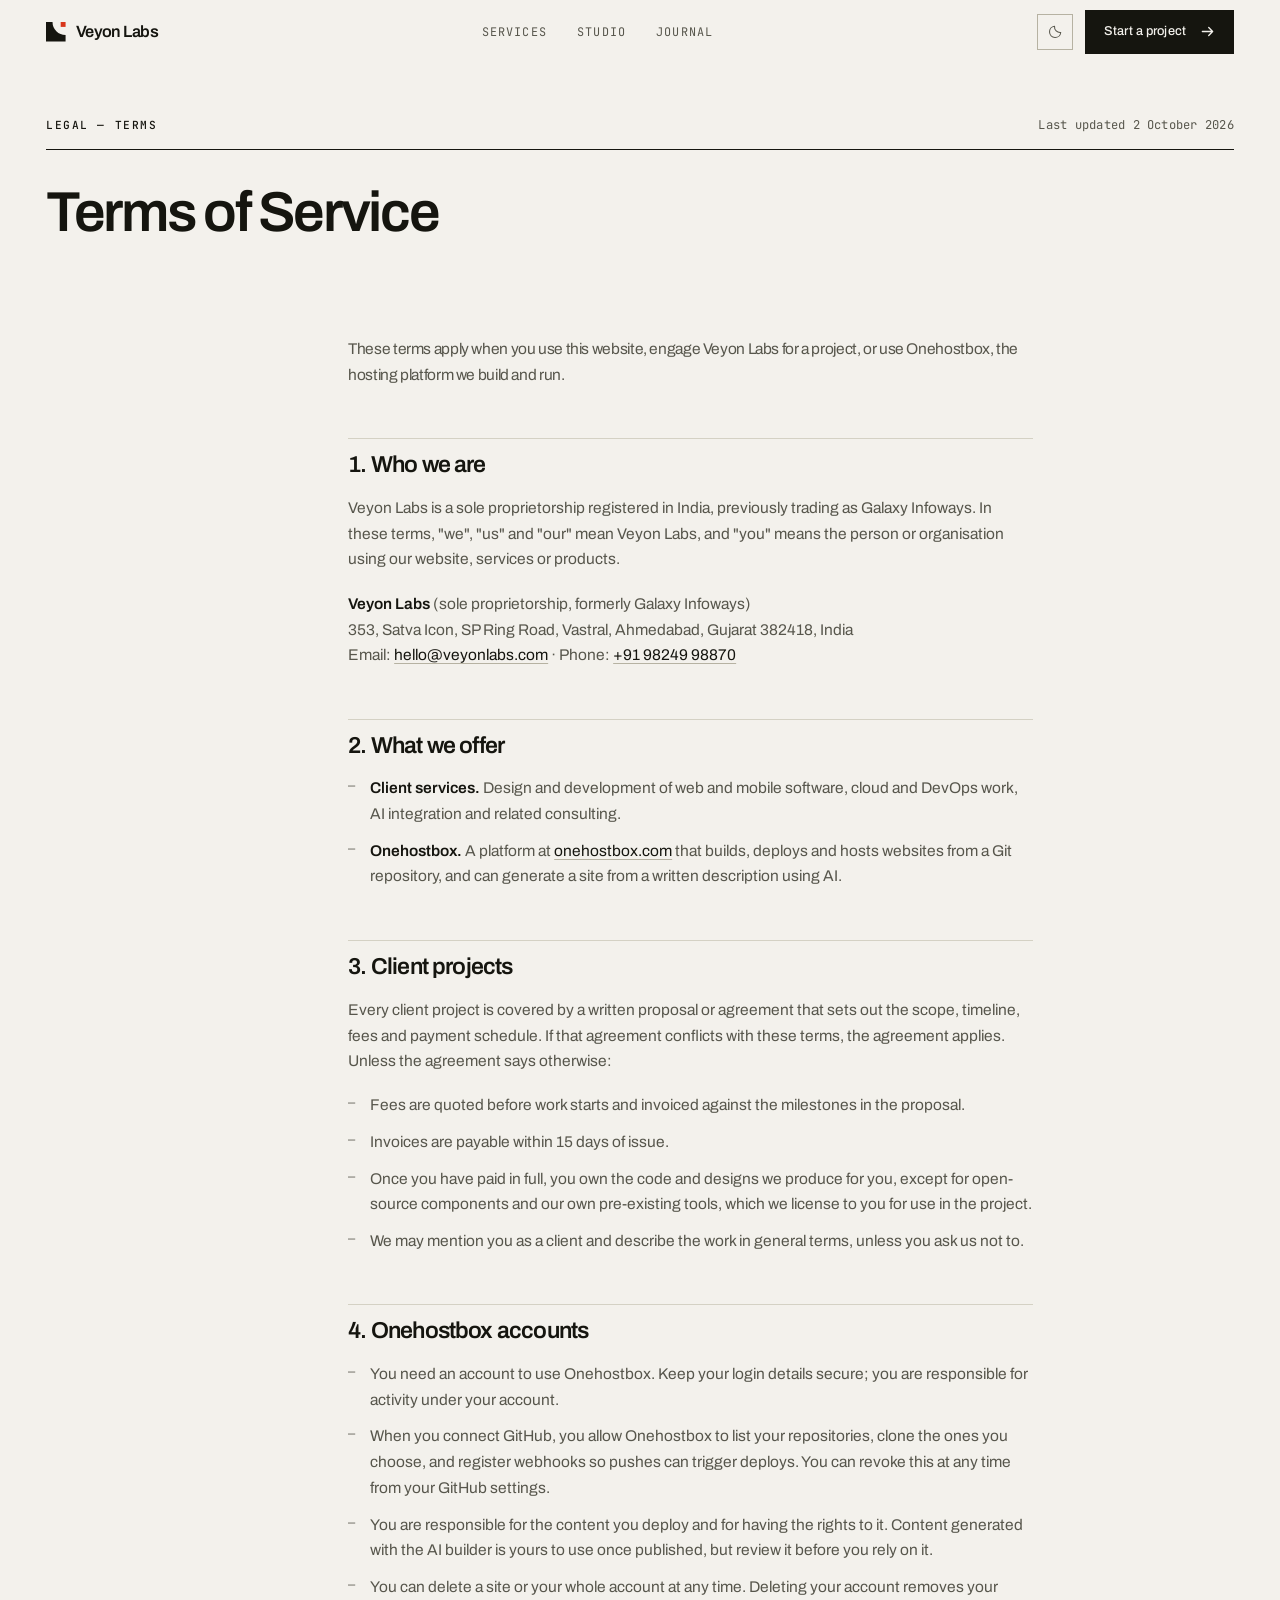
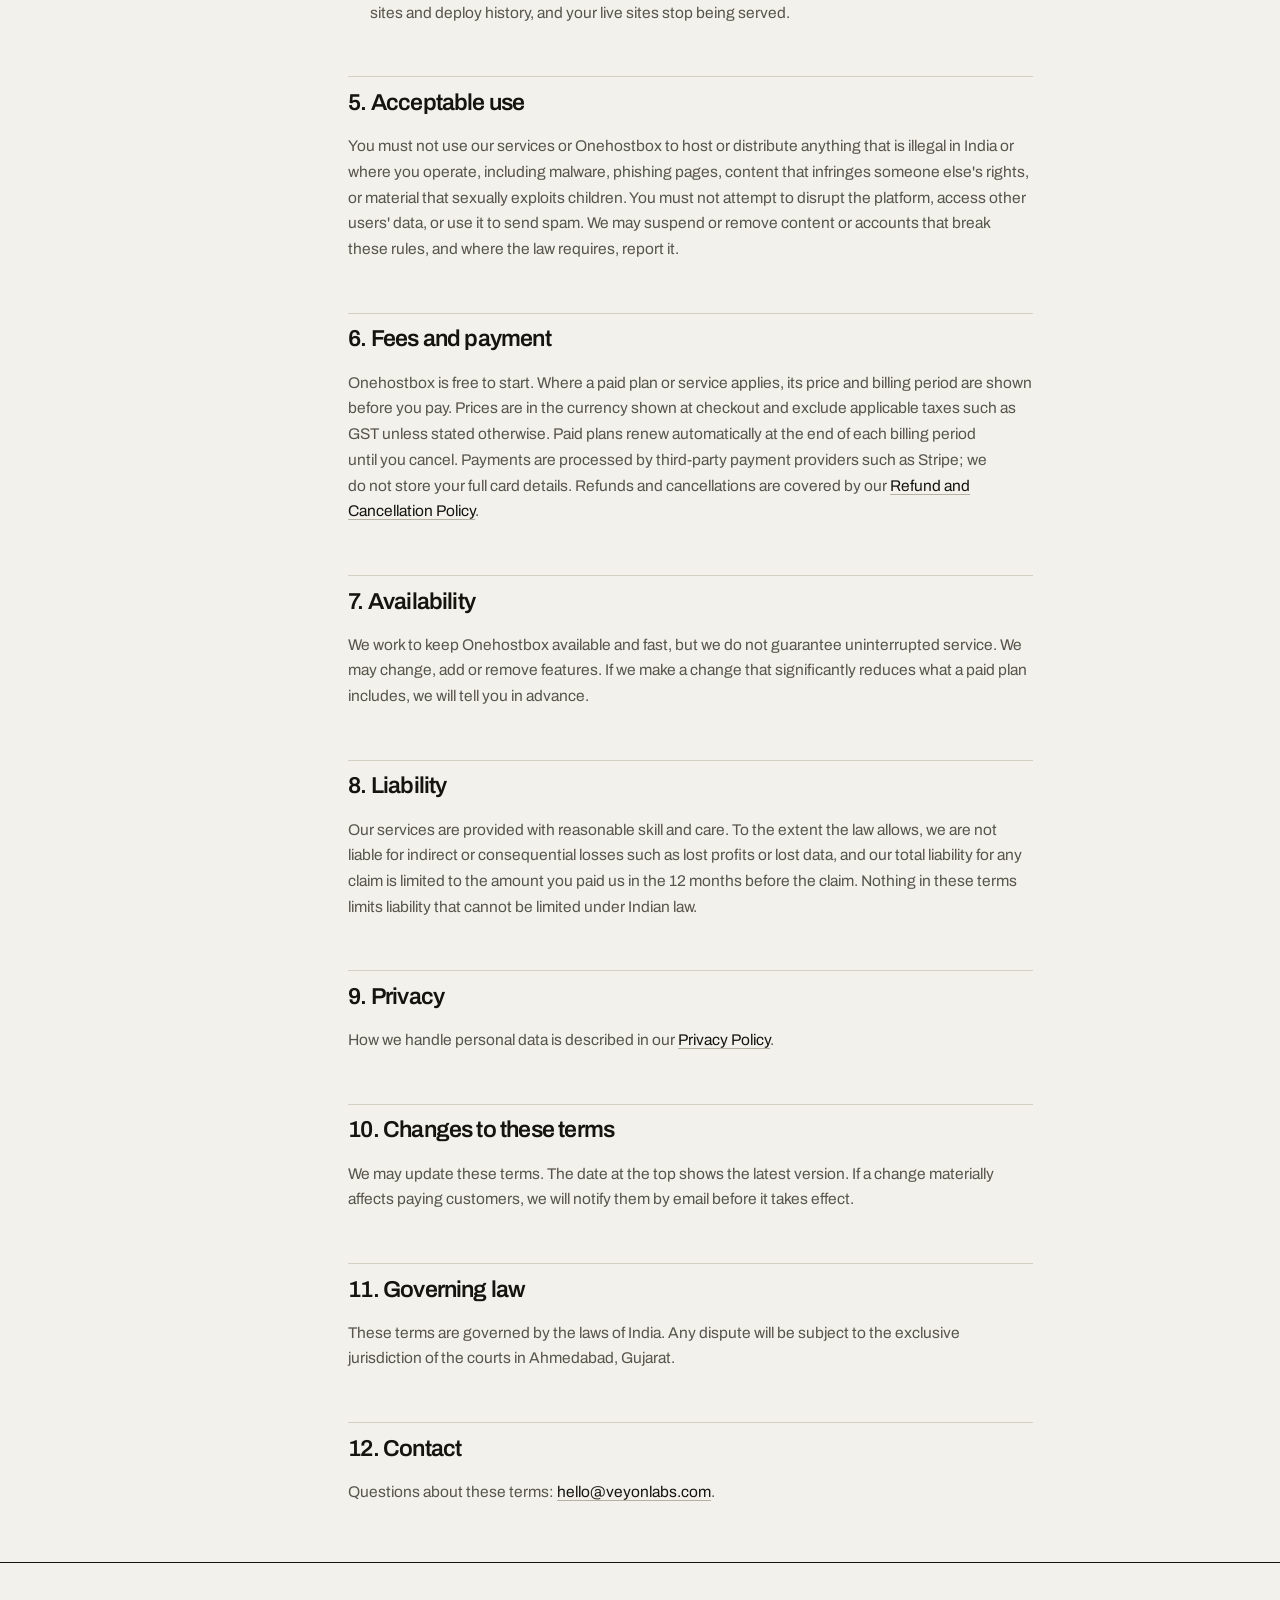
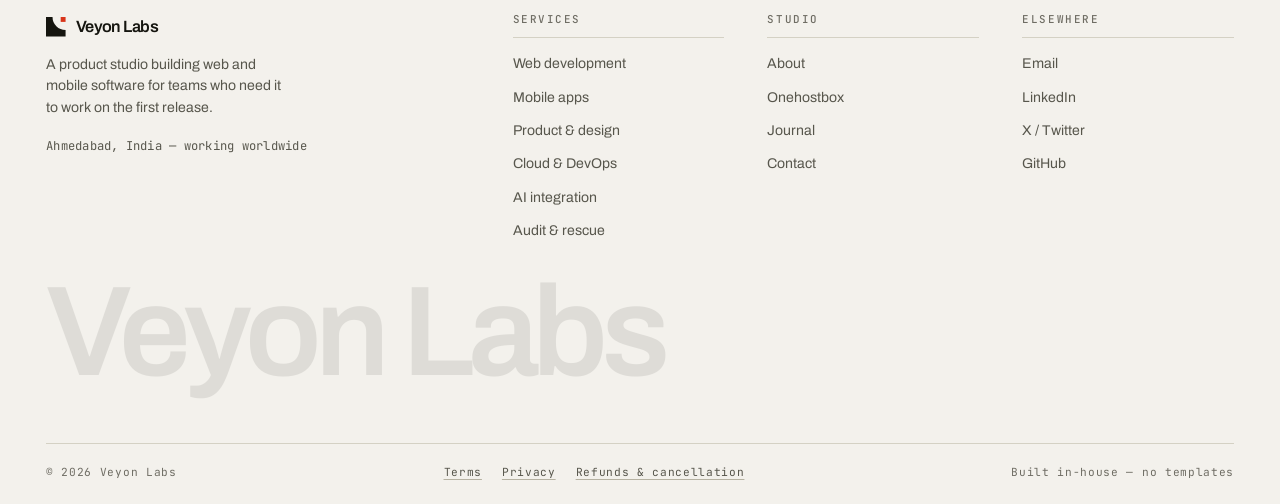
<file: terms.html>
<!doctype html>
<html lang="en" data-theme="light">
<head>
<meta charset="utf-8">
<meta name="viewport" content="width=device-width, initial-scale=1">
<title>Terms of Service — Veyon Labs</title>
<meta name="description" content="The terms that apply when you use the Veyon Labs website, hire Veyon Labs for a project, or use Onehostbox.">
<link rel="canonical" href="https://veyonlabs.com/terms.html">
<meta property="og:type" content="website">
<meta property="og:site_name" content="Veyon Labs">
<meta property="og:title" content="Terms of Service — Veyon Labs">
<meta property="og:description" content="The terms that apply when you use the Veyon Labs website, hire Veyon Labs for a project, or use Onehostbox.">
<meta property="og:url" content="https://veyonlabs.com/terms.html">
<meta name="twitter:card" content="summary_large_image">
<meta name="theme-color" content="#f3f1ec" media="(prefers-color-scheme: light)">
<meta name="theme-color" content="#121210" media="(prefers-color-scheme: dark)">
<link rel="icon" href="assets/img/favicon.svg" type="image/svg+xml">
<link rel="apple-touch-icon" href="assets/img/apple-touch-icon.png">
<link rel="preconnect" href="https://fonts.googleapis.com">
<link rel="preconnect" href="https://fonts.gstatic.com" crossorigin>
<link rel="stylesheet" href="https://fonts.googleapis.com/css2?family=Archivo:wght@400;500;600&family=Instrument+Serif:ital@0;1&family=JetBrains+Mono:wght@400;500&display=swap">
<link rel="stylesheet" href="assets/css/main.css">
<script>(function(){document.documentElement.classList.add('js');try{var t=localStorage.getItem('veyon-theme');if(!t)t=matchMedia('(prefers-color-scheme: dark)').matches?'dark':'light';document.documentElement.setAttribute('data-theme',t);}catch(e){document.documentElement.setAttribute('data-theme','light');}})();</script>
</head>
<body>

  <a class="skip-link" href="#main">Skip to content</a>
  <header class="site-header">
    <nav class="nav wrap" aria-label="Primary">
      <a class="brand" href="index.html" aria-label="Veyon Labs — home">
        <svg class="brand__mark" viewBox="8 8 48 48" aria-hidden="true"><path class="ink" d="M8 8h16a32 32 0 0 0 32 32v16H8Z"/><rect class="sig" x="44" y="8" width="12" height="12"/></svg>
        <span>Veyon&nbsp;Labs</span>
      </a>

      <ul class="nav__links" id="nav-links">
        <li><a href="services.html" data-section="services">Services</a></li>
        <li><a href="about.html" data-section="about">Studio</a></li>
        <li><a href="blog.html" data-section="blog">Journal</a></li>
        <li class="mobile-cta"><a href="contact.html">Start a project</a></li>
      </ul>

      <div class="nav__actions">
        <button class="theme-toggle" type="button" data-theme-toggle aria-label="Switch theme"><svg class="icon-moon" viewBox="0 0 20 20" fill="none" aria-hidden="true"><path d="M17 11.3A7.5 7.5 0 0 1 8.7 3a7.5 7.5 0 1 0 8.3 8.3Z" stroke="currentColor" stroke-width="1.4" stroke-linejoin="round"/></svg><svg class="icon-sun" viewBox="0 0 20 20" fill="none" aria-hidden="true"><circle cx="10" cy="10" r="3.4" stroke="currentColor" stroke-width="1.4"/><path d="M10 2.2v2.1M10 15.7v2.1M17.8 10h-2.1M4.3 10H2.2M15.5 4.5l-1.5 1.5M6 14l-1.5 1.5M15.5 15.5 14 14M6 6 4.5 4.5" stroke="currentColor" stroke-width="1.4" stroke-linecap="round"/></svg></button>
        <a class="btn btn--sm nav__cta" href="contact.html">Start a project <svg viewBox="0 0 16 16" fill="none" aria-hidden="true"><path d="M2.5 8h11m0 0-4.2-4.2M13.5 8l-4.2 4.2" stroke="currentColor" stroke-width="1.4" stroke-linecap="round" stroke-linejoin="round"/></svg></a>
        <button class="nav__toggle" type="button" data-nav-toggle aria-expanded="false"
                aria-controls="nav-links" aria-label="Toggle navigation"><svg class="icon-menu" viewBox="0 0 20 20" fill="none" aria-hidden="true"><path d="M2 6h16M2 14h16" stroke="currentColor" stroke-width="1.4"/></svg><svg class="icon-close" viewBox="0 0 20 20" fill="none" aria-hidden="true"><path d="M4 4l12 12M16 4 4 16" stroke="currentColor" stroke-width="1.4"/></svg></button>
      </div>
    </nav>
  </header>

<main id="main">

  <section class="page-hero">
    <div class="wrap">
      <div class="page-hero__bar">
        <span class="label label--ink">Legal — Terms</span>
        <span class="meta-mono">Last updated <time datetime="2026-10-02">2 October 2026</time></span>
      </div>
      <div class="g12">
        <div class="span-8"><h1 class="h1">Terms of Service</h1></div>
      </div>
    </div>
  </section>

  <section class="section--sm">
    <div class="wrap g12">
      <div class="span-7 start-4">
        <article class="prose" style="max-width:none">
          <p class="prose-lede" style="max-width:none">These terms apply when you use this website, engage Veyon Labs for a project, or use Onehostbox, the hosting platform we build and run.</p>

        <h2>1. Who we are</h2>
        <p>Veyon Labs is a sole proprietorship registered in India, previously trading as Galaxy Infoways.
          In these terms, "we", "us" and "our" mean Veyon Labs, and "you" means the person or organisation
          using our website, services or products.</p>
        <p><strong>Veyon Labs</strong> (sole proprietorship, formerly Galaxy Infoways)<br>
          353, Satva Icon, SP Ring Road, Vastral, Ahmedabad, Gujarat 382418, India<br>
          Email: <a href="mailto:hello@veyonlabs.com">hello@veyonlabs.com</a> · Phone: <a href="tel:+919824998870">+91 98249 98870</a></p>

        <h2>2. What we offer</h2>
        <ul>
          <li><strong>Client services.</strong> Design and development of web and mobile software, cloud and
            DevOps work, AI integration and related consulting.</li>
          <li><strong>Onehostbox.</strong> A platform at <a href="https://onehostbox.com">onehostbox.com</a>
            that builds, deploys and hosts websites from a Git repository, and can generate a site from a
            written description using AI.</li>
        </ul>

        <h2>3. Client projects</h2>
        <p>Every client project is covered by a written proposal or agreement that sets out the scope,
          timeline, fees and payment schedule. If that agreement conflicts with these terms, the agreement
          applies. Unless the agreement says otherwise:</p>
        <ul>
          <li>Fees are quoted before work starts and invoiced against the milestones in the proposal.</li>
          <li>Invoices are payable within 15 days of issue.</li>
          <li>Once you have paid in full, you own the code and designs we produce for you, except for
            open-source components and our own pre-existing tools, which we license to you for use in the
            project.</li>
          <li>We may mention you as a client and describe the work in general terms, unless you ask us not to.</li>
        </ul>

        <h2>4. Onehostbox accounts</h2>
        <ul>
          <li>You need an account to use Onehostbox. Keep your login details secure; you are responsible for
            activity under your account.</li>
          <li>When you connect GitHub, you allow Onehostbox to list your repositories, clone the ones you
            choose, and register webhooks so pushes can trigger deploys. You can revoke this at any time from
            your GitHub settings.</li>
          <li>You are responsible for the content you deploy and for having the rights to it. Content
            generated with the AI builder is yours to use once published, but review it before you rely
            on it.</li>
          <li>You can delete a site or your whole account at any time. Deleting your account removes your
            sites and deploy history, and your live sites stop being served.</li>
        </ul>

        <h2>5. Acceptable use</h2>
        <p>You must not use our services or Onehostbox to host or distribute anything that is illegal in
          India or where you operate, including malware, phishing pages, content that infringes someone
          else's rights, or material that sexually exploits children. You must not attempt to disrupt the
          platform, access other users' data, or use it to send spam. We may suspend or remove content or
          accounts that break these rules, and where the law requires, report it.</p>

        <h2>6. Fees and payment</h2>
        <p>Onehostbox is free to start. Where a paid plan or service applies, its price and billing period
          are shown before you pay. Prices are in the currency shown at checkout and exclude applicable
          taxes such as GST unless stated otherwise. Paid plans renew automatically at the end of each
          billing period until you cancel. Payments are processed by third-party payment providers such as
          Stripe; we do not store your full card details. Refunds and cancellations are covered by our
          <a href="refund.html">Refund and Cancellation Policy</a>.</p>

        <h2>7. Availability</h2>
        <p>We work to keep Onehostbox available and fast, but we do not guarantee uninterrupted service.
          We may change, add or remove features. If we make a change that significantly reduces what a paid
          plan includes, we will tell you in advance.</p>

        <h2>8. Liability</h2>
        <p>Our services are provided with reasonable skill and care. To the extent the law allows, we are
          not liable for indirect or consequential losses such as lost profits or lost data, and our total
          liability for any claim is limited to the amount you paid us in the 12 months before the claim.
          Nothing in these terms limits liability that cannot be limited under Indian law.</p>

        <h2>9. Privacy</h2>
        <p>How we handle personal data is described in our <a href="privacy.html">Privacy Policy</a>.</p>

        <h2>10. Changes to these terms</h2>
        <p>We may update these terms. The date at the top shows the latest version. If a change
          materially affects paying customers, we will notify them by email before it takes effect.</p>

        <h2>11. Governing law</h2>
        <p>These terms are governed by the laws of India. Any dispute will be subject to the exclusive
          jurisdiction of the courts in Ahmedabad, Gujarat.</p>

        <h2>12. Contact</h2>
        <p>Questions about these terms: <a href="mailto:hello@veyonlabs.com">hello@veyonlabs.com</a>.</p>

        </article>
      </div>
    </div>
  </section>
</main>


  <footer class="site-footer">
    <div class="wrap">
      <div class="footer-grid">
        <div class="footer-brand">
          <a class="brand" href="index.html">
            <svg class="brand__mark" viewBox="8 8 48 48" aria-hidden="true"><path class="ink" d="M8 8h16a32 32 0 0 0 32 32v16H8Z"/><rect class="sig" x="44" y="8" width="12" height="12"/></svg>
            <span>Veyon&nbsp;Labs</span>
          </a>
          <p class="body-sm" style="margin-top:14px;max-width:30ch">A product studio building web and
            mobile software for teams who need it to work on the first release.</p>
          <p class="meta-mono" style="margin-top:18px">Ahmedabad, India — working worldwide</p>
        </div>

        <div class="footer-col">
          <h4>Services</h4>
          <ul>
            <li><a href="services.html#web">Web development</a></li>
            <li><a href="services.html#mobile">Mobile apps</a></li>
            <li><a href="services.html#product">Product &amp; design</a></li>
            <li><a href="services.html#cloud">Cloud &amp; DevOps</a></li>
            <li><a href="services.html#ai">AI integration</a></li>
            <li><a href="services.html#rescue">Audit &amp; rescue</a></li>
          </ul>
        </div>

        <div class="footer-col">
          <h4>Studio</h4>
          <ul>
            <li><a href="about.html">About</a></li>
            <li><a href="onehostbox.html">Onehostbox</a></li>
            <li><a href="blog.html">Journal</a></li>
            <li><a href="contact.html">Contact</a></li>
          </ul>
        </div>

        <div class="footer-col">
          <h4>Elsewhere</h4>
          <ul>
            <li><a href="mailto:hello@veyonlabs.com">Email</a></li>
            <li><a href="https://www.linkedin.com/company/veyonlabs">LinkedIn</a></li>
            <li><a href="https://x.com/veyonlabs">X / Twitter</a></li>
            <li><a href="https://github.com/veyonlabs">GitHub</a></li>
          </ul>
        </div>
      </div>

      <span class="wordmark" aria-hidden="true">Veyon Labs</span>

      <div class="footer-bottom">
        <span>&copy; <span data-year>2026</span> Veyon Labs</span>
        <span class="footer-legal"><a href="terms.html">Terms</a><a href="privacy.html">Privacy</a><a href="refund.html">Refunds &amp; cancellation</a></span>
        <span>Built in-house — no templates</span>
      </div>
    </div>
  </footer>

<script src="assets/js/main.js" defer></script>
</body>
</html>
</file>
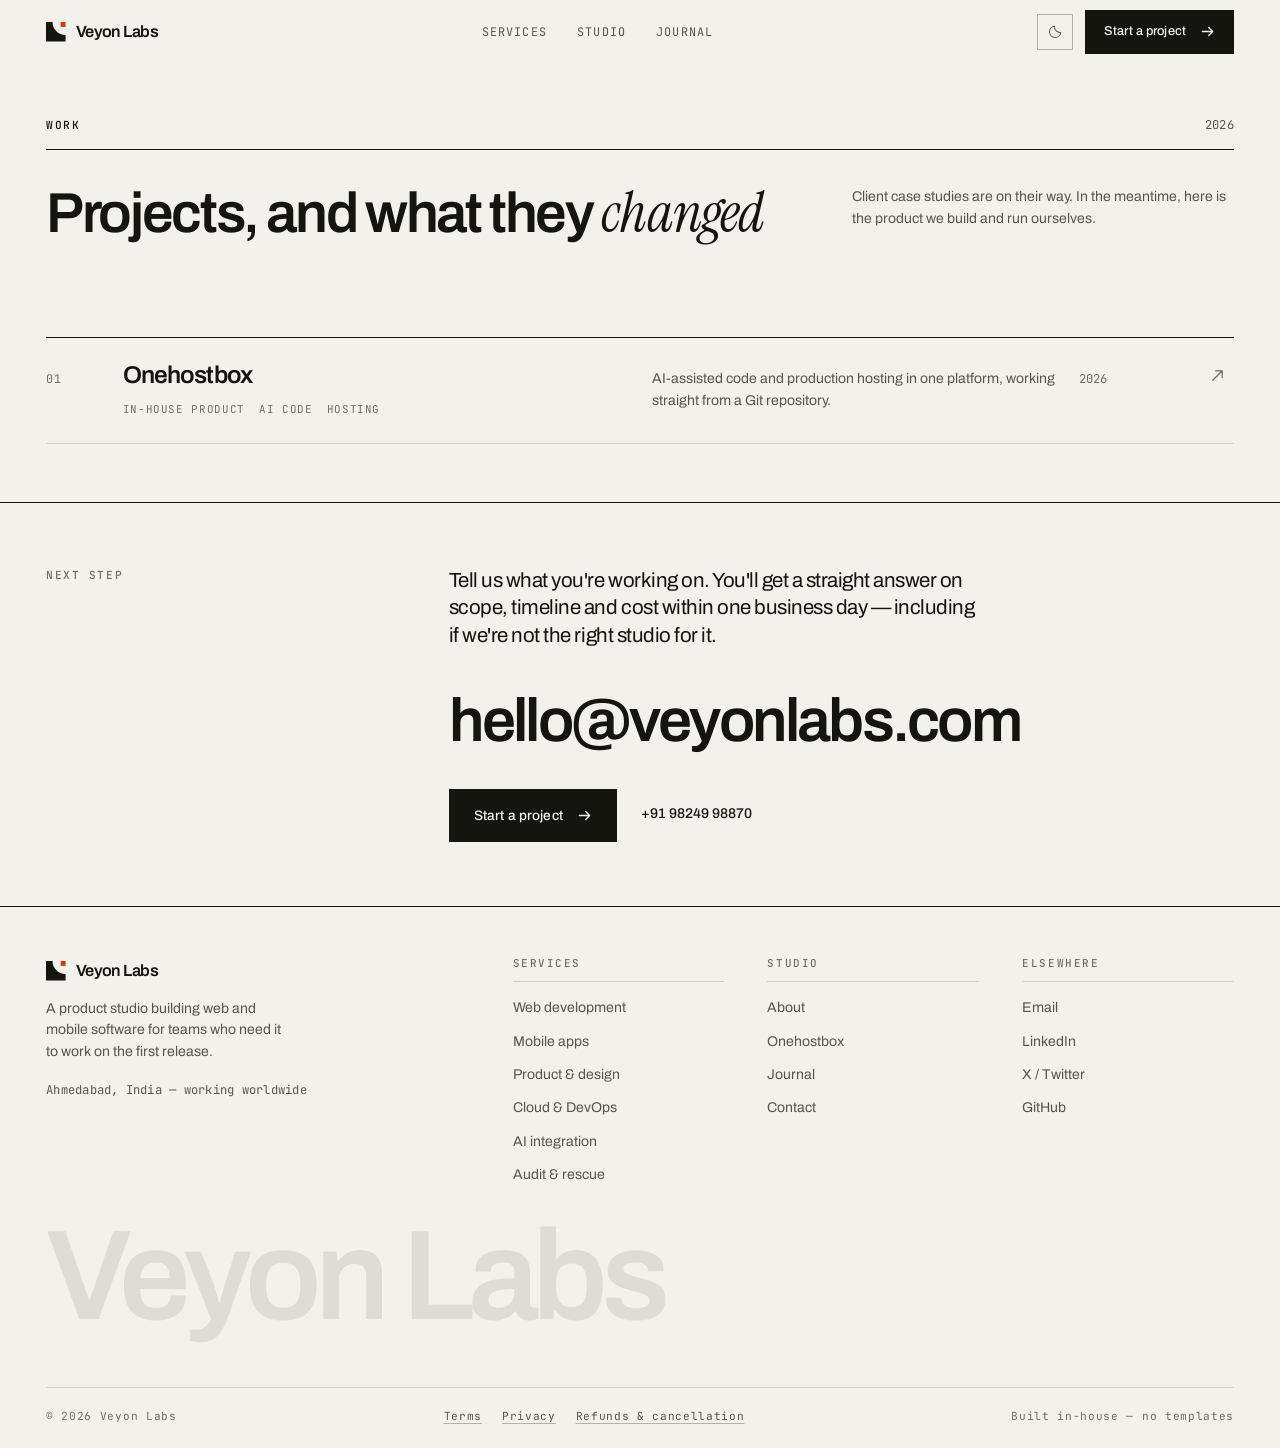
<file: work.html>
<!doctype html>
<html lang="en" data-theme="light">
<head>
<meta charset="utf-8">
<meta name="viewport" content="width=device-width, initial-scale=1">
<title>Work — Veyon Labs</title>
<meta name="description" content="Work from Veyon Labs, including Onehostbox — an AI code and hosting platform we build and run in-house.">
<link rel="canonical" href="https://veyonlabs.com/work.html">
<meta property="og:type" content="website">
<meta property="og:site_name" content="Veyon Labs">
<meta property="og:title" content="Work — Veyon Labs">
<meta property="og:description" content="Work from Veyon Labs, including Onehostbox — an AI code and hosting platform we build and run in-house.">
<meta property="og:url" content="https://veyonlabs.com/work.html">
<meta name="twitter:card" content="summary_large_image">
<meta name="theme-color" content="#f3f1ec" media="(prefers-color-scheme: light)">
<meta name="theme-color" content="#121210" media="(prefers-color-scheme: dark)">
<link rel="icon" href="assets/img/favicon.svg" type="image/svg+xml">
<link rel="apple-touch-icon" href="assets/img/apple-touch-icon.png">
<link rel="preconnect" href="https://fonts.googleapis.com">
<link rel="preconnect" href="https://fonts.gstatic.com" crossorigin>
<link rel="stylesheet" href="https://fonts.googleapis.com/css2?family=Archivo:wght@400;500;600&family=Instrument+Serif:ital@0;1&family=JetBrains+Mono:wght@400;500&display=swap">
<link rel="stylesheet" href="assets/css/main.css">
<script>(function(){document.documentElement.classList.add('js');try{var t=localStorage.getItem('veyon-theme');if(!t)t=matchMedia('(prefers-color-scheme: dark)').matches?'dark':'light';document.documentElement.setAttribute('data-theme',t);}catch(e){document.documentElement.setAttribute('data-theme','light');}})();</script>
</head>
<body>

  <a class="skip-link" href="#main">Skip to content</a>
  <header class="site-header">
    <nav class="nav wrap" aria-label="Primary">
      <a class="brand" href="index.html" aria-label="Veyon Labs — home">
        <svg class="brand__mark" viewBox="8 8 48 48" aria-hidden="true"><path class="ink" d="M8 8h16a32 32 0 0 0 32 32v16H8Z"/><rect class="sig" x="44" y="8" width="12" height="12"/></svg>
        <span>Veyon&nbsp;Labs</span>
      </a>

      <ul class="nav__links" id="nav-links">
        <li><a href="services.html" data-section="services">Services</a></li>
        <li><a href="about.html" data-section="about">Studio</a></li>
        <li><a href="blog.html" data-section="blog">Journal</a></li>
        <li class="mobile-cta"><a href="contact.html">Start a project</a></li>
      </ul>

      <div class="nav__actions">
        <button class="theme-toggle" type="button" data-theme-toggle aria-label="Switch theme"><svg class="icon-moon" viewBox="0 0 20 20" fill="none" aria-hidden="true"><path d="M17 11.3A7.5 7.5 0 0 1 8.7 3a7.5 7.5 0 1 0 8.3 8.3Z" stroke="currentColor" stroke-width="1.4" stroke-linejoin="round"/></svg><svg class="icon-sun" viewBox="0 0 20 20" fill="none" aria-hidden="true"><circle cx="10" cy="10" r="3.4" stroke="currentColor" stroke-width="1.4"/><path d="M10 2.2v2.1M10 15.7v2.1M17.8 10h-2.1M4.3 10H2.2M15.5 4.5l-1.5 1.5M6 14l-1.5 1.5M15.5 15.5 14 14M6 6 4.5 4.5" stroke="currentColor" stroke-width="1.4" stroke-linecap="round"/></svg></button>
        <a class="btn btn--sm nav__cta" href="contact.html">Start a project <svg viewBox="0 0 16 16" fill="none" aria-hidden="true"><path d="M2.5 8h11m0 0-4.2-4.2M13.5 8l-4.2 4.2" stroke="currentColor" stroke-width="1.4" stroke-linecap="round" stroke-linejoin="round"/></svg></a>
        <button class="nav__toggle" type="button" data-nav-toggle aria-expanded="false"
                aria-controls="nav-links" aria-label="Toggle navigation"><svg class="icon-menu" viewBox="0 0 20 20" fill="none" aria-hidden="true"><path d="M2 6h16M2 14h16" stroke="currentColor" stroke-width="1.4"/></svg><svg class="icon-close" viewBox="0 0 20 20" fill="none" aria-hidden="true"><path d="M4 4l12 12M16 4 4 16" stroke="currentColor" stroke-width="1.4"/></svg></button>
      </div>
    </nav>
  </header>

<main id="main">

  <section class="page-hero">
    <div class="wrap">
      <div class="page-hero__bar">
        <span class="label label--ink">Work</span>
        <span class="meta-mono">2026</span>
      </div>
      <div class="g12">
        <div class="span-8"><h1 class="h1">Projects, and what they <span class="serif">changed</span></h1></div>
        <div class="span-4 reveal">
          <p class="body-sm">Client case studies are on their way. In the meantime, here is the
            product we build and run ourselves.</p>
        </div>
      </div>
    </div>
  </section>

  <section class="section--sm">
    <div class="wrap">
      <div class="index">
        <a class="index__row reveal" href="onehostbox.html">
          <span class="index__n">01</span>
          <span class="index__head">
            <span class="index__title">Onehostbox</span>
            <span class="index__tags"><span>In-house product</span><span>AI code</span><span>Hosting</span></span>
          </span>
          <span class="index__desc">AI-assisted code and production hosting in one platform, working straight from a Git repository.</span>
          <span class="index__year">2026</span>
          <svg class="index__arrow" viewBox="0 0 16 16" fill="none" aria-hidden="true"><path d="M3 13 13 3M6 3h7v7" stroke="currentColor" stroke-width="1.4" stroke-linecap="round" stroke-linejoin="round"/></svg>
        </a></div>
    </div>
  </section>

  <section class="contact-strip">
    <div class="wrap g12">
      <div class="span-4">
        <span class="label">Next step</span>
      </div>
      <div class="span-8 reveal">
        <p class="prose-lede">Tell us what you're working on. You'll get a straight answer on scope,
          timeline and cost within one business day — including if we're not the right studio for it.</p>
        <p style="margin-top:clamp(26px,3.4vw,44px)">
          <a class="display-link" href="mailto:hello@veyonlabs.com">hello@veyonlabs.com</a>
        </p>
        <div class="cluster" style="margin-top:clamp(26px,3vw,40px)">
          <a class="btn" href="contact.html">Start a project <svg viewBox="0 0 16 16" fill="none" aria-hidden="true"><path d="M2.5 8h11m0 0-4.2-4.2M13.5 8l-4.2 4.2" stroke="currentColor" stroke-width="1.4" stroke-linecap="round" stroke-linejoin="round"/></svg></a>
          <a class="link link--draw" href="tel:+919824998870">+91 98249 98870</a>
        </div>
      </div>
    </div>
  </section>
</main>


  <footer class="site-footer">
    <div class="wrap">
      <div class="footer-grid">
        <div class="footer-brand">
          <a class="brand" href="index.html">
            <svg class="brand__mark" viewBox="8 8 48 48" aria-hidden="true"><path class="ink" d="M8 8h16a32 32 0 0 0 32 32v16H8Z"/><rect class="sig" x="44" y="8" width="12" height="12"/></svg>
            <span>Veyon&nbsp;Labs</span>
          </a>
          <p class="body-sm" style="margin-top:14px;max-width:30ch">A product studio building web and
            mobile software for teams who need it to work on the first release.</p>
          <p class="meta-mono" style="margin-top:18px">Ahmedabad, India — working worldwide</p>
        </div>

        <div class="footer-col">
          <h4>Services</h4>
          <ul>
            <li><a href="services.html#web">Web development</a></li>
            <li><a href="services.html#mobile">Mobile apps</a></li>
            <li><a href="services.html#product">Product &amp; design</a></li>
            <li><a href="services.html#cloud">Cloud &amp; DevOps</a></li>
            <li><a href="services.html#ai">AI integration</a></li>
            <li><a href="services.html#rescue">Audit &amp; rescue</a></li>
          </ul>
        </div>

        <div class="footer-col">
          <h4>Studio</h4>
          <ul>
            <li><a href="about.html">About</a></li>
            <li><a href="onehostbox.html">Onehostbox</a></li>
            <li><a href="blog.html">Journal</a></li>
            <li><a href="contact.html">Contact</a></li>
          </ul>
        </div>

        <div class="footer-col">
          <h4>Elsewhere</h4>
          <ul>
            <li><a href="mailto:hello@veyonlabs.com">Email</a></li>
            <li><a href="https://www.linkedin.com/company/veyonlabs">LinkedIn</a></li>
            <li><a href="https://x.com/veyonlabs">X / Twitter</a></li>
            <li><a href="https://github.com/veyonlabs">GitHub</a></li>
          </ul>
        </div>
      </div>

      <span class="wordmark" aria-hidden="true">Veyon Labs</span>

      <div class="footer-bottom">
        <span>&copy; <span data-year>2026</span> Veyon Labs</span>
        <span class="footer-legal"><a href="terms.html">Terms</a><a href="privacy.html">Privacy</a><a href="refund.html">Refunds &amp; cancellation</a></span>
        <span>Built in-house — no templates</span>
      </div>
    </div>
  </footer>

<script src="assets/js/main.js" defer></script>
</body>
</html>
</file>
<file: assets/css/main.css>
/* ==========================================================================
   Veyon Labs
   An editorial type system: warm paper, near-black ink, one signal red.
   Structure comes from hairline rules and a 12-column grid — never from
   shadows, gradients or rounded cards.

   1 Tokens · 2 Reset · 3 Grid · 4 Type · 5 Rules & labels · 6 Controls
   7 Header · 8 Hero · 9 Index rows · 10 Panels · 11 Numbered lists
   12 Figures · 13 Quotes · 14 Prose · 15 Forms · 16 FAQ · 17 Footer · 18 Motion
   ========================================================================== */

/* -------------------------------------------------------------- 1 Tokens */

:root {
  /* Paper & ink — light */
  --paper: #f3f1ec;
  --paper-2: #eceade;
  --paper-3: #e4e1d5;
  --ink: #15150f;
  --ink-2: #57564c;
  --ink-3: #6f6d64;
  --rule: #d4d1c4;
  --rule-strong: #b6b2a2;

  /* The one accent. Used for emphasis, never for decoration. */
  --signal: #d8351a;
  --signal-ink: #ffffff;

  --container: 1320px;
  --gutter: clamp(16px, 3.6vw, 52px);
  --gap: clamp(14px, 1.6vw, 24px);
  --section: clamp(56px, 7vw, 112px);
  --section-sm: clamp(36px, 4.5vw, 64px);

  --font-display: "Archivo", "Helvetica Neue", Helvetica, Arial, sans-serif;
  --font-serif: "Instrument Serif", "Times New Roman", Georgia, serif;
  --font-mono: "JetBrains Mono", ui-monospace, SFMono-Regular, Menlo, monospace;

  --ease: cubic-bezier(0.2, 0.8, 0.25, 1);
  color-scheme: light;
}

:root[data-theme="dark"] {
  --paper: #121210;
  --paper-2: #1a1a17;
  --paper-3: #23231f;
  --ink: #edeae1;
  --ink-2: #9d9b91;
  --ink-3: #8a887e;
  --rule: #2b2b26;
  --rule-strong: #43423b;

  --signal: #ff4f30;
  --signal-ink: #15150f;
  color-scheme: dark;
}

/* --------------------------------------------------------------- 2 Reset */

*,
*::before,
*::after { box-sizing: border-box; }

* { margin: 0; }

html {
  -webkit-text-size-adjust: 100%;
  scroll-behavior: smooth;
  scroll-padding-top: 80px;
}

body {
  font-family: var(--font-display);
  font-size: 0.94rem;
  font-weight: 400;
  line-height: 1.55;
  color: var(--ink);
  background: var(--paper);
  -webkit-font-smoothing: antialiased;
  -moz-osx-font-smoothing: grayscale;
  font-feature-settings: "kern" 1;
  overflow-x: hidden;
}

img, svg, video { display: block; max-width: 100%; height: auto; }
a { color: inherit; text-decoration: none; }
button, input, textarea, select { font: inherit; color: inherit; }
ul, ol { list-style: none; padding: 0; }

:focus-visible {
  outline: 2px solid var(--signal);
  outline-offset: 3px;
}

::selection { background: var(--signal); color: var(--signal-ink); }

.skip-link {
  position: absolute;
  left: -9999px;
  top: 0;
  z-index: 200;
  padding: 12px 20px;
  background: var(--ink);
  color: var(--paper);
  font-family: var(--font-mono);
  font-size: 0.75rem;
  text-transform: uppercase;
  letter-spacing: 0.1em;
}
.skip-link:focus { left: 0; }

/* ---------------------------------------------------------------- 3 Grid */

.wrap {
  width: 100%;
  max-width: var(--container);
  margin-inline: auto;
  padding-inline: var(--gutter);
}

.section { padding-block: var(--section); }
.section--sm { padding-block: var(--section-sm); }
.section--flush { padding-top: 0; }
.section + .section { padding-top: calc(var(--section) * 0.55); }

.g12 {
  display: grid;
  grid-template-columns: repeat(12, minmax(0, 1fr));
  gap: var(--gap);
}

/* Asymmetric splits — the default is off-centre, never 50/50. */
/* These set the END edge only. Using the `grid-column` shorthand here would
   also write grid-column-start, which the .start-* classes then override —
   collapsing the element to a single track. */
.span-3  { grid-column-end: span 3; }
.span-4  { grid-column-end: span 4; }
.span-5  { grid-column-end: span 5; }
.span-6  { grid-column-end: span 6; }
.span-7  { grid-column-end: span 7; }
.span-8  { grid-column-end: span 8; }
.span-9  { grid-column-end: span 9; }
.span-10 { grid-column-end: span 10; }
.span-12 { grid-column-end: span 12; }
.start-4 { grid-column-start: 4; }
.start-5 { grid-column-start: 5; }
.start-6 { grid-column-start: 6; }
.start-7 { grid-column-start: 7; }
.start-8 { grid-column-start: 8; }
.start-9 { grid-column-start: 9; }

@media (max-width: 1080px) {
  .span-3, .span-4 { grid-column-end: span 6; }
  .span-5 { grid-column-end: span 12; }
  .span-7, .span-8, .span-9, .span-10 { grid-column-end: span 12; }
  .start-4, .start-5, .start-6, .start-7, .start-8, .start-9 { grid-column-start: auto; }
}

@media (max-width: 680px) {
  .span-3, .span-4, .span-6 { grid-column-end: span 12; }
}

.cols {
  display: grid;
  gap: var(--gap);
  grid-template-columns: repeat(auto-fit, minmax(230px, 1fr));
}

.flow > * + * { margin-top: 1.1rem; }
.cluster { display: flex; flex-wrap: wrap; gap: 18px 24px; align-items: center; }

/* ---------------------------------------------------------------- 4 Type */

h1, h2, h3, h4 { font-weight: 600; letter-spacing: -0.035em; line-height: 1.02; }

.display {
  font-size: clamp(2.5rem, min(6.4vw, 10.5vh), 5.4rem);
  line-height: 0.9;
  letter-spacing: -0.048em;
  font-weight: 600;
  text-wrap: balance;
}
@media (max-width: 680px) { .display br { display: none; } }

.h1 {
  font-size: clamp(2.1rem, min(4.4vw, 8vh), 3.6rem);
  line-height: 0.96;
  letter-spacing: -0.042em;
  text-wrap: balance;
}

.h2 {
  font-size: clamp(1.6rem, 2.7vw, 2.3rem);
  line-height: 1.02;
  letter-spacing: -0.038em;
  text-wrap: balance;
}

.h3 {
  font-size: clamp(1.02rem, 1.3vw, 1.18rem);
  line-height: 1.22;
  letter-spacing: -0.022em;
}

.h4 { font-size: 0.94rem; line-height: 1.3; letter-spacing: -0.018em; }

/* The serif is the counterpoint: emphasis words, quotes, figures. Nothing else. */
.serif {
  font-family: var(--font-serif);
  font-weight: 400;
  font-style: italic;
  letter-spacing: -0.015em;
}

.lede {
  font-size: clamp(1rem, 1.25vw, 1.14rem);
  line-height: 1.45;
  letter-spacing: -0.017em;
  color: var(--ink);
  max-width: 34ch;
  text-wrap: pretty;
}
.lede--wide { max-width: 52ch; }

p { text-wrap: pretty; }
.muted { color: var(--ink-2); }
.quiet { color: var(--ink-3); }
.body-sm { font-size: 0.88rem; line-height: 1.55; color: var(--ink-2); }
.accent { color: var(--signal); }

/* ----------------------------------------------------- 5 Rules & labels */

.rule {
  border: 0;
  border-top: 1px solid var(--rule);
  margin: 0;
}
.rule--ink { border-top-color: var(--rule-strong); }

.label {
  display: block;
  font-family: var(--font-mono);
  font-size: 0.7rem;
  font-weight: 500;
  letter-spacing: 0.14em;
  text-transform: uppercase;
  color: var(--ink-3);
}
.label--ink { color: var(--ink); }
.label--signal { color: var(--signal); }

/* A section opener: rule, then a mono label and index number on one line. */
.opener {
  display: flex;
  justify-content: space-between;
  align-items: baseline;
  gap: 20px;
  padding-top: 14px;
  border-top: 1px solid var(--ink);
  margin-bottom: clamp(28px, 3.4vw, 48px);
}
.opener__n { font-family: var(--font-mono); font-size: 0.7rem; color: var(--ink-3); letter-spacing: 0.1em; }

.meta-mono {
  font-family: var(--font-mono);
  font-size: 0.76rem;
  letter-spacing: 0.02em;
  color: var(--ink-2);
}

/* ------------------------------------------------------------ 6 Controls */

.btn {
  display: inline-flex;
  align-items: center;
  gap: 14px;
  padding: 15px 24px;
  border: 1px solid var(--ink);
  background: var(--ink);
  color: var(--paper);
  font-size: 0.86rem;
  font-weight: 500;
  letter-spacing: 0.01em;
  cursor: pointer;
  transition: background-color 0.18s var(--ease), color 0.18s var(--ease),
    border-color 0.18s var(--ease);
}
.btn:hover { background: var(--signal); border-color: var(--signal); color: var(--signal-ink); }
.btn svg { width: 15px; height: 15px; flex: none; transition: transform 0.22s var(--ease); }
.btn:hover svg { transform: translateX(4px); }

.btn--open { background: transparent; color: var(--ink); }
.btn--open:hover { background: var(--ink); color: var(--paper); border-color: var(--ink); }
.btn--sm { padding: 11px 18px; font-size: 0.8rem; }
.btn--full { width: 100%; justify-content: space-between; }

/* Text link with a rule that draws in on hover. */
.link {
  display: inline-flex;
  align-items: center;
  gap: 10px;
  font-size: 0.88rem;
  font-weight: 500;
  padding-bottom: 3px;
  background-image: linear-gradient(currentColor, currentColor);
  background-repeat: no-repeat;
  background-position: 0 100%;
  background-size: 100% 1px;
  transition: color 0.18s var(--ease), background-size 0.28s var(--ease);
}
.link:hover { color: var(--signal); }
.link svg { width: 14px; height: 14px; transition: transform 0.22s var(--ease); }
.link:hover svg { transform: translateX(4px); }

.link--draw { background-size: 0% 1px; }
.link--draw:hover { background-size: 100% 1px; }

.pill {
  display: inline-block;
  padding: 5px 10px;
  border: 1px solid var(--rule-strong);
  font-family: var(--font-mono);
  font-size: 0.68rem;
  letter-spacing: 0.08em;
  text-transform: uppercase;
  color: var(--ink-2);
}

.status {
  display: inline-flex;
  align-items: center;
  gap: 9px;
  font-family: var(--font-mono);
  font-size: 0.72rem;
  letter-spacing: 0.1em;
  text-transform: uppercase;
  color: var(--ink-2);
}
.status::before {
  content: "";
  width: 6px;
  height: 6px;
  background: var(--signal);
  flex: none;
}

/* -------------------------------------------------------------- 7 Header */

.site-header {
  position: sticky;
  top: 0;
  z-index: 100;
  background: var(--paper);
  border-bottom: 1px solid transparent;
  transition: border-color 0.2s var(--ease);
}
.site-header.is-stuck { border-bottom-color: var(--rule); }

.nav {
  display: flex;
  align-items: center;
  justify-content: space-between;
  gap: 24px;
  height: 64px;
}

.brand {
  display: inline-flex;
  align-items: baseline;
  gap: 10px;
  font-size: 1.02rem;
  font-weight: 600;
  letter-spacing: -0.035em;
}
.brand__mark {
  width: 1.2em;
  height: 1.2em;
  flex: none;
  align-self: center;
}
.brand__mark .ink { fill: currentColor; }
.brand__mark .sig { fill: var(--signal); }

.nav__links { display: flex; align-items: center; gap: 30px; }

.nav__links a {
  position: relative;
  font-family: var(--font-mono);
  font-size: 0.74rem;
  letter-spacing: 0.1em;
  text-transform: uppercase;
  color: var(--ink-2);
  padding-block: 6px;
  transition: color 0.18s var(--ease);
}
.nav__links a::after {
  content: "";
  position: absolute;
  left: 0;
  bottom: 0;
  width: 0;
  height: 1px;
  background: var(--signal);
  transition: width 0.24s var(--ease);
}
.nav__links a:hover { color: var(--ink); }
.nav__links a:hover::after { width: 100%; }
.nav__links a[aria-current="page"] { color: var(--ink); }
.nav__links a[aria-current="page"]::after { width: 100%; background: var(--ink); }

.nav__actions { display: flex; align-items: center; gap: 12px; }
.nav__links .mobile-cta { display: none; }

.theme-toggle,
.nav__toggle {
  width: 36px;
  height: 36px;
  display: grid;
  place-items: center;
  border: 1px solid var(--rule-strong);
  background: transparent;
  color: var(--ink-2);
  cursor: pointer;
  transition: color 0.18s var(--ease), border-color 0.18s var(--ease);
}
.theme-toggle:hover,
.nav__toggle:hover { color: var(--ink); border-color: var(--ink); }
.theme-toggle svg, .nav__toggle svg { width: 15px; height: 15px; }

.theme-toggle .icon-sun { display: none; }
:root[data-theme="dark"] .theme-toggle .icon-sun { display: block; }
:root[data-theme="dark"] .theme-toggle .icon-moon { display: none; }

.nav__toggle { display: none; }
.nav__toggle .icon-close { display: none; }
.nav__toggle[aria-expanded="true"] .icon-close { display: block; }
.nav__toggle[aria-expanded="true"] .icon-menu { display: none; }

@media (max-width: 940px) {
  .nav__toggle { display: grid; }
  .nav__cta { display: none; }

  .nav__links {
    position: fixed;
    inset: 64px 0 auto;
    flex-direction: column;
    align-items: stretch;
    gap: 0;
    padding: 0 var(--gutter) 28px;
    background: var(--paper);
    border-bottom: 1px solid var(--ink);
    opacity: 0;
    pointer-events: none;
    transform: translateY(-6px);
    transition: opacity 0.2s var(--ease), transform 0.2s var(--ease);
  }
  .nav__links.is-open { opacity: 1; transform: none; pointer-events: auto; }
  .nav__links li { border-top: 1px solid var(--rule); }
  .nav__links a {
    display: block;
    padding-block: 18px;
    font-size: 0.95rem;
    font-family: var(--font-display);
    letter-spacing: -0.02em;
    text-transform: none;
    color: var(--ink);
  }
  .nav__links .mobile-cta { display: block; border-top: 1px solid var(--ink); }
  .nav__links .mobile-cta a { color: var(--signal); }
}

/* ---------------------------------------------------------------- 8 Hero */

.hero { padding-block: clamp(32px, min(4.5vw, 6vh), 64px) clamp(32px, 4vw, 56px); }

.hero__top {
  display: flex;
  justify-content: space-between;
  align-items: baseline;
  gap: 20px;
  padding-bottom: 16px;
  border-bottom: 1px solid var(--ink);
  margin-bottom: clamp(24px, min(3.2vw, 4.5vh), 44px);
}

@media (max-width: 680px) { .hero__top .meta-mono { display: none; } }
.hero .display { margin-bottom: clamp(24px, min(3vw, 4.5vh), 40px); }
.hero .gfx { max-width: 260px; max-height: 26vh; }

.hero__foot {
  display: grid;
  grid-template-columns: repeat(12, minmax(0, 1fr));
  gap: var(--gap);
  align-items: end;
  padding-top: clamp(20px, 2.4vw, 32px);
  border-top: 1px solid var(--rule);
  margin-top: clamp(28px, 3.2vw, 44px);
}

/* Page hero for interior pages */
.page-hero { padding-block: clamp(32px, 4vw, 64px) clamp(24px, 3vw, 44px); }
.page-hero__bar {
  display: flex;
  justify-content: space-between;
  align-items: baseline;
  gap: 20px;
  padding-bottom: 14px;
  border-bottom: 1px solid var(--ink);
  margin-bottom: clamp(24px, 2.8vw, 40px);
}

/* ---------------------------------------------------------- 9 Index rows */

/* The core editorial device: a numbered, ruled index. Used for work,
   services and posts so the whole site reads as one document. */
.index { border-top: 1px solid var(--ink); }

.index__row {
  display: grid;
  grid-template-columns: 56px minmax(0, 5fr) minmax(0, 4fr) 110px 24px;
  gap: var(--gap);
  align-items: baseline;
  padding-block: clamp(18px, 2vw, 26px);
  border-bottom: 1px solid var(--rule);
  position: relative;
  transition: color 0.2s var(--ease);
}
.index__row::before {
  content: "";
  position: absolute;
  inset: 0 calc(var(--gutter) * -0.5);
  background: var(--paper-2);
  opacity: 0;
  z-index: -1;
  transition: opacity 0.22s var(--ease);
}
.index__row:hover::before { opacity: 1; }
.index__row:hover .index__n { color: var(--signal); }
.index__row:hover .index__arrow { transform: translate(3px, -3px); color: var(--signal); }

.index__n {
  font-family: var(--font-mono);
  font-size: 0.74rem;
  letter-spacing: 0.06em;
  color: var(--ink-3);
  transition: color 0.2s var(--ease);
}
.index__title {
  font-size: clamp(1.2rem, 1.9vw, 1.6rem);
  font-weight: 600;
  letter-spacing: -0.035em;
  line-height: 1.04;
}
.index__desc { color: var(--ink-2); font-size: 0.88rem; line-height: 1.5; }
.index__year { font-family: var(--font-mono); font-size: 0.76rem; color: var(--ink-3); }
.index__arrow {
  width: 15px;
  height: 15px;
  color: var(--ink-3);
  transition: transform 0.24s var(--ease), color 0.2s var(--ease);
}
.index__tags { margin-top: 10px; display: flex; flex-wrap: wrap; gap: 6px 14px; }
.index__tags span {
  font-family: var(--font-mono);
  font-size: 0.68rem;
  letter-spacing: 0.06em;
  color: var(--ink-3);
  text-transform: uppercase;
}

@media (max-width: 900px) {
  /* Every cell is placed explicitly — mixing auto-placement with definite rows
     here spawns an implicit 4th column and pushes the title off-screen. */
  .index__row {
    grid-template-columns: 40px minmax(0, 1fr) 20px;
    row-gap: 10px;
  }
  .index__n     { grid-column: 1; grid-row: 1; }
  .index__head  { grid-column: 2; grid-row: 1; }
  .index__desc  { grid-column: 2; grid-row: 2; }
  .index__year  { grid-column: 2; grid-row: 3; }
  .index__arrow { grid-column: 3; grid-row: 1; }
}

/* ------------------------------------------------------------- 10 Panels */

/* A panel is a hairline box. No radius, no shadow, no fill by default. */
.panel {
  border: 1px solid var(--rule);
  padding: clamp(18px, 2.2vw, 28px);
  background: transparent;
}
.panel--fill { background: var(--paper-2); border-color: transparent; }
.panel--ink { background: var(--ink); color: var(--paper); border-color: var(--ink); }
.panel--ink .muted, .panel--ink .body-sm { color: color-mix(in srgb, var(--paper) 68%, transparent); }
.panel--ink .label { color: color-mix(in srgb, var(--paper) 55%, transparent); }
.panel--signal { background: var(--signal); color: var(--signal-ink); border-color: var(--signal); }

.panel__head {
  display: flex;
  justify-content: space-between;
  align-items: baseline;
  gap: 16px;
  padding-bottom: 14px;
  margin-bottom: 18px;
  border-bottom: 1px solid var(--rule);
}
.panel--ink .panel__head { border-bottom-color: color-mix(in srgb, var(--paper) 22%, transparent); }

/* ------------------------------------------------- 11 Numbered lists */

.numbered { border-top: 1px solid var(--ink); }
.numbered__item {
  display: grid;
  grid-template-columns: 64px minmax(0, 1fr);
  gap: var(--gap);
  padding-block: clamp(20px, 2.2vw, 30px);
  border-bottom: 1px solid var(--rule);
}
.numbered__n {
  font-family: var(--font-mono);
  font-size: 0.74rem;
  letter-spacing: 0.06em;
  color: var(--signal);
  padding-top: 5px;
}
.numbered__body { display: grid; grid-template-columns: minmax(0, 1fr); gap: 10px; }
.numbered__body h3 { max-width: 22ch; }
.numbered__body p { color: var(--ink-2); max-width: 62ch; font-size: 0.92rem; }

@media (min-width: 900px) {
  .numbered__body {
    grid-template-columns: minmax(0, 4fr) minmax(0, 6fr);
    gap: var(--gap);
    align-items: start;
  }
  .numbered__body .numbered__aside { grid-column: 2; }
}
@media (max-width: 620px) {
  .numbered__item { grid-template-columns: 1fr; gap: 8px; }
  .numbered__n { padding-top: 0; }
}

.spec-list { display: grid; gap: 9px; }
.spec-list li {
  display: grid;
  grid-template-columns: 18px 1fr;
  gap: 4px;
  font-size: 0.86rem;
  color: var(--ink-2);
  line-height: 1.5;
}
.spec-list li::before {
  content: "—";
  color: var(--ink-3);
  font-family: var(--font-mono);
  font-size: 0.72rem;
  line-height: 1.85;
}

/* ------------------------------------------------------------ 12 Figures */

.figures {
  display: grid;
  grid-template-columns: repeat(auto-fit, minmax(160px, 1fr));
  border-top: 1px solid var(--ink);
}
.figure {
  padding: clamp(18px, 2vw, 28px) 0;
  border-bottom: 1px solid var(--rule);
  border-right: 1px solid var(--rule);
  padding-right: var(--gap);
}
.figure:last-child { border-right: 0; }
.figure__v {
  font-size: clamp(2rem, 3.4vw, 2.8rem);
  font-weight: 600;
  letter-spacing: -0.05em;
  line-height: 0.92;
  font-feature-settings: "tnum" 1;
}
.figure__v .unit { font-family: var(--font-serif); font-style: italic; font-weight: 400; }
.figure__k { margin-top: 12px; font-size: 0.85rem; color: var(--ink-2); line-height: 1.4; max-width: 22ch; }

@media (max-width: 680px) {
  .figure { border-right: 0; padding-right: 0; }
}

/* Client list — plain wordmarks, set as type, not logos. */
.clients {
  display: flex;
  flex-wrap: wrap;
  gap: 10px clamp(24px, 4vw, 56px);
  align-items: baseline;
}
.clients span {
  font-size: clamp(0.92rem, 1.25vw, 1.06rem);
  font-weight: 500;
  letter-spacing: -0.03em;
  color: var(--ink-3);
}

/* ------------------------------------------------------------- 13 Quotes */

.quote { max-width: 30ch; }
.quote p {
  font-family: var(--font-serif);
  font-style: italic;
  font-size: clamp(1.2rem, 1.9vw, 1.6rem);
  line-height: 1.22;
  letter-spacing: -0.02em;
}
.quote footer {
  margin-top: 20px;
  padding-top: 14px;
  border-top: 1px solid var(--rule);
  font-family: var(--font-mono);
  font-size: 0.72rem;
  letter-spacing: 0.08em;
  text-transform: uppercase;
  color: var(--ink-3);
}
.quote--wide { max-width: 44ch; }

/* -------------------------------------------------------------- 14 Prose */

.prose { max-width: 66ch; }
.prose > * + * { margin-top: 1.2em; }
.prose h2 {
  margin-top: 2.2em;
  padding-top: 0.6em;
  border-top: 1px solid var(--rule);
  font-size: clamp(1.25rem, 1.8vw, 1.5rem);
  letter-spacing: -0.035em;
}
.prose h3 {
  margin-top: 1.8em;
  font-size: 1.1rem;
  letter-spacing: -0.025em;
}
.prose p, .prose li { color: var(--ink-2); font-size: 0.97rem; line-height: 1.66; }
.prose strong { color: var(--ink); font-weight: 600; }
.prose em { font-family: var(--font-serif); font-style: italic; font-size: 1.06em; }
.prose ul, .prose ol { display: grid; gap: 11px; }
.prose ul li { position: relative; padding-left: 22px; }
.prose ul li::before { content: "—"; position: absolute; left: 0; color: var(--ink-3); font-family: var(--font-mono); font-size: 0.75rem; line-height: 1.95; }
.prose ol { counter-reset: p; }
.prose ol li { display: grid; grid-template-columns: 30px 1fr; counter-increment: p; }
.prose ol li::before {
  content: counter(p, decimal-leading-zero);
  font-family: var(--font-mono);
  font-size: 0.74rem;
  color: var(--signal);
  line-height: 2;
}
.prose a { color: var(--ink); text-decoration: underline; text-underline-offset: 3px; text-decoration-color: var(--rule-strong); }
.prose a:hover { color: var(--signal); text-decoration-color: var(--signal); }
.prose code {
  font-family: var(--font-mono);
  font-size: 0.86em;
  background: var(--paper-2);
  padding: 2px 6px;
}
.prose blockquote {
  padding-left: 22px;
  border-left: 2px solid var(--signal);
  font-family: var(--font-serif);
  font-style: italic;
  font-size: 1.2em;
  line-height: 1.35;
  color: var(--ink);
}

.prose-lede {
  font-size: clamp(1.1rem, 1.6vw, 1.32rem);
  line-height: 1.34;
  letter-spacing: -0.024em;
  color: var(--ink);
  max-width: 44ch;
  text-wrap: pretty;
}

/* Article header meta */
.article-meta {
  display: flex;
  flex-wrap: wrap;
  gap: 8px 26px;
  align-items: baseline;
  padding-top: 14px;
  border-top: 1px solid var(--rule);
  margin-top: 26px;
}

/* Key/value data table */
.kv { border-top: 1px solid var(--ink); }
.kv__row {
  display: grid;
  grid-template-columns: minmax(0, 1fr) minmax(0, 2fr);
  gap: var(--gap);
  padding-block: 15px;
  border-bottom: 1px solid var(--rule);
  align-items: baseline;
}
.kv__row dd { margin: 0; font-size: 0.95rem; font-weight: 500; letter-spacing: -0.015em; }

/* --------------------------------------------------------------- 15 Forms */

.form { display: grid; gap: 24px; }

.field { display: grid; gap: 8px; }
.field > label {
  font-family: var(--font-mono);
  font-size: 0.7rem;
  letter-spacing: 0.12em;
  text-transform: uppercase;
  color: var(--ink-3);
}

/* Underline-only inputs: the rule is the field. */
.field input,
.field textarea,
.field select {
  width: 100%;
  padding: 9px 0;
  border: 0;
  border-bottom: 1px solid var(--rule-strong);
  background: transparent;
  color: var(--ink);
  font-size: 0.96rem;
  letter-spacing: -0.015em;
  transition: border-color 0.18s var(--ease);
}
.field select {
  padding-right: 22px;
  -webkit-appearance: none;
  appearance: none;
  background-image: linear-gradient(45deg, transparent 50%, currentColor 50%),
    linear-gradient(135deg, currentColor 50%, transparent 50%);
  background-position: right 8px center, right 3px center;
  background-size: 5px 5px, 5px 5px;
  background-repeat: no-repeat;
  cursor: pointer;
}
.field textarea { min-height: 128px; resize: vertical; line-height: 1.5; }
.field input::placeholder, .field textarea::placeholder { color: var(--ink-3); }
.field input:focus, .field textarea:focus, .field select:focus {
  outline: none;
  border-bottom-color: var(--signal);
  border-bottom-width: 1px;
}
.field input:user-invalid, .field textarea:user-invalid { border-bottom-color: var(--signal); }
.field .hint { font-size: 0.82rem; color: var(--ink-3); }

.field-row { display: grid; gap: 30px; grid-template-columns: repeat(auto-fit, minmax(210px, 1fr)); }

.choice { display: flex; flex-wrap: wrap; gap: 8px; }
.choice > div { position: relative; }
.choice input { position: absolute; width: 1px; height: 1px; opacity: 0; pointer-events: none; }
.choice label {
  display: inline-block;
  padding: 8px 14px;
  border: 1px solid var(--rule-strong);
  font-family: var(--font-mono);
  font-size: 0.7rem;
  letter-spacing: 0.06em;
  text-transform: uppercase;
  color: var(--ink-2);
  cursor: pointer;
  transition: all 0.16s var(--ease);
}
.choice label:hover { border-color: var(--ink); color: var(--ink); }
.choice input:checked + label {
  background: var(--ink);
  border-color: var(--ink);
  color: var(--paper);
}
.choice input:focus-visible + label { outline: 2px solid var(--signal); outline-offset: 2px; }

.form__status {
  padding: 14px 16px;
  border-left: 2px solid var(--ink-3);
  background: var(--paper-2);
  font-size: 0.9rem;
  line-height: 1.5;
}
.form__status[data-state="success"] { border-left-color: var(--signal); }
.form__status[data-state="error"] { border-left-color: var(--signal); }
.form__status[hidden] { display: none; }

.honeypot {
  position: absolute !important;
  left: -9999px !important;
  width: 1px;
  height: 1px;
  overflow: hidden;
}

/* ----------------------------------------------------------------- 16 FAQ */

.faq { border-top: 1px solid var(--ink); }
.faq details { border-bottom: 1px solid var(--rule); }
.faq summary {
  display: grid;
  grid-template-columns: 64px 1fr 24px;
  gap: var(--gap);
  align-items: baseline;
  padding-block: clamp(16px, 1.8vw, 22px);
  cursor: pointer;
  list-style: none;
}
.faq summary::-webkit-details-marker { display: none; }
.faq summary:hover .faq__q { color: var(--signal); }
.faq__n { font-family: var(--font-mono); font-size: 0.72rem; color: var(--ink-3); }
.faq__q {
  font-size: clamp(0.98rem, 1.3vw, 1.1rem);
  font-weight: 500;
  letter-spacing: -0.026em;
  line-height: 1.25;
  transition: color 0.18s var(--ease);
}
.faq__i { position: relative; width: 13px; height: 13px; justify-self: end; align-self: center; }
.faq__i::before, .faq__i::after {
  content: "";
  position: absolute;
  background: var(--ink-2);
  transition: transform 0.24s var(--ease);
}
.faq__i::before { inset: 6px 0 auto; height: 1px; }
.faq__i::after { inset: 0 6px; width: 1px; }
.faq details[open] .faq__i::after { transform: scaleY(0); }
.faq details[open] .faq__q { color: var(--signal); }
.faq__a {
  padding: 0 0 clamp(22px, 2.4vw, 30px);
  margin-left: calc(64px + var(--gap));
  max-width: 62ch;
  color: var(--ink-2);
  font-size: 0.92rem;
  line-height: 1.6;
}
@media (max-width: 620px) {
  .faq summary { grid-template-columns: 34px 1fr 20px; }
  .faq__a { margin-left: calc(34px + var(--gap)); }
}

/* -------------------------------------------------------------- 17 Footer */

.contact-strip { border-top: 1px solid var(--ink); padding-block: clamp(40px, 5vw, 72px); }
.contact-strip a.display-link {
  display: inline-block;
  font-size: clamp(1.9rem, min(4.8vw, 9vh), 3.8rem);
  font-weight: 600;
  letter-spacing: -0.046em;
  line-height: 0.95;
  transition: color 0.2s var(--ease);
  overflow-wrap: anywhere;
}
.contact-strip a.display-link:hover { color: var(--signal); }

.site-footer { border-top: 1px solid var(--ink); padding-block: clamp(32px, 4vw, 52px) 22px; }

.footer-grid {
  display: grid;
  grid-template-columns: repeat(2, minmax(0, 1fr));
  gap: clamp(28px, 3.4vw, 48px);
}
.footer-brand { grid-column: 1 / -1; }
@media (min-width: 720px) { .footer-grid { grid-template-columns: repeat(4, minmax(0, 1fr)); } }
@media (min-width: 1000px) {
  .footer-grid { grid-template-columns: minmax(0, 2fr) repeat(3, minmax(0, 1fr)); }
  .footer-brand { grid-column: auto; }
}

.footer-col h4 {
  font-family: var(--font-mono);
  font-size: 0.68rem;
  font-weight: 500;
  letter-spacing: 0.14em;
  text-transform: uppercase;
  color: var(--ink-3);
  padding-bottom: 12px;
  margin-bottom: 14px;
  border-bottom: 1px solid var(--rule);
}
.footer-col ul { display: grid; gap: 10px; }
.footer-col a { font-size: 0.88rem; color: var(--ink-2); transition: color 0.16s var(--ease); }
.footer-col a:hover { color: var(--signal); }

.footer-bottom {
  display: flex;
  flex-wrap: wrap;
  justify-content: space-between;
  gap: 10px 24px;
  margin-top: clamp(38px, 4.5vw, 64px);
  padding-top: 20px;
  border-top: 1px solid var(--rule);
  font-family: var(--font-mono);
  font-size: 0.7rem;
  letter-spacing: 0.06em;
  color: var(--ink-3);
}
.footer-legal { display: flex; flex-wrap: wrap; gap: 6px 20px; }
.footer-legal a { color: var(--ink-2); text-decoration: underline; text-underline-offset: 3px; text-decoration-color: var(--rule-strong); }
.footer-legal a:hover { color: var(--signal); text-decoration-color: var(--signal); }

/* The wordmark, set large at the foot of the page. */
.wordmark {
  display: block;
  width: 100%;
  margin-top: clamp(28px, 3vw, 44px);
  font-size: clamp(2.6rem, 10vw, 8.5rem);
  font-weight: 600;
  letter-spacing: -0.055em;
  line-height: 0.82;
  color: var(--ink);
  opacity: 0.09;
  user-select: none;
  white-space: nowrap;
}

/* ---------------------------------------------------------- Graphics ----
   Every mark is built from the layout grid and coloured only with theme
   tokens, so the artwork follows light/dark automatically and never
   introduces a colour the type system doesn't already use. */

.gfx { display: block; width: 100%; height: auto; }

.gfx .s-rule   { fill: none; stroke: var(--rule); stroke-width: 1; vector-effect: non-scaling-stroke; }
.gfx .s-ink    { fill: none; stroke: var(--ink); stroke-width: 1.25; vector-effect: non-scaling-stroke; }
.gfx .s-signal { fill: none; stroke: var(--signal); stroke-width: 1.25; vector-effect: non-scaling-stroke; }
.gfx .f-ink    { fill: var(--ink); }
.gfx .f-signal { fill: var(--signal); }
.gfx .f-rule   { fill: var(--rule); }
.gfx .f-muted  { fill: var(--ink-3); }
.gfx .f-paper  { fill: var(--paper); }
.gfx .dash     { stroke-dasharray: 5 6; }

.gfx .t {
  font-family: var(--font-mono);
  font-size: 11px;
  letter-spacing: 0.1em;
  fill: var(--ink-3);
}
.gfx .t-ink { fill: var(--ink); }

/* Plate: the framed field a project mark sits in. The mark is capped so a
   400-unit viewBox never scales up to container width and blows the type
   inside the drawing out of proportion. */
.plate {
  border: 1px solid var(--rule);
  background: var(--paper-2);
  padding: clamp(20px, 3vw, 44px);
}
.plate .gfx { max-width: 560px; margin-inline: auto; }

/* Small project mark carried in an index row. */
.gfx-glyph { width: 34px; height: 34px; margin-top: 14px; }
.index__row:hover .gfx-glyph .f-ink { fill: var(--signal); }
.gfx-glyph .f-ink, .gfx-glyph .s-ink { transition: fill 0.2s var(--ease), stroke 0.2s var(--ease); }

/* Diagram sitting inside a bordered field. */
.diagram {
  border: 1px solid var(--rule);
  background: var(--paper-2);
  padding: clamp(16px, 2vw, 26px) clamp(16px, 2vw, 28px);
}
/* Cap the drawing so a 720-unit viewBox renders near 1:1 instead of being
   stretched to container width (which blows labels up to ~19px). */
.diagram .gfx { max-width: 760px; margin-inline: auto; }
.diagram--wide .gfx { max-width: 1000px; }

/* A 720-unit diagram squeezed into a phone renders its labels at ~5px. Give it
   a floor and let the field scroll instead of shrinking past legibility. */
@media (max-width: 760px) {
  .diagram { overflow-x: auto; overscroll-behavior-x: contain; }
  .diagram .gfx { min-width: 620px; }
  .diagram--wide .gfx { min-width: 820px; }
}

.unit-chart { margin-top: 18px; max-width: 132px; }

/* Placeholder copy awaiting real product facts. Deliberately loud so it
   cannot ship unnoticed — search the HTML for `todo` to find every one. */
.todo {
  padding: 1px 7px;
  border: 1px dashed var(--signal);
  color: var(--signal);
  font-family: var(--font-mono);
  font-size: 0.84em;
  letter-spacing: 0.01em;
}
.todo-block {
  display: block;
  padding: 14px 16px;
  border: 1px dashed var(--signal);
  color: var(--signal);
  font-family: var(--font-mono);
  font-size: 0.78rem;
  line-height: 1.65;
  letter-spacing: 0.01em;
}

/* -------------------------------------------------------------- 18 Motion */

:root.js .reveal {
  opacity: 0;
  transform: translateY(10px);
  transition: opacity 0.7s var(--ease), transform 0.7s var(--ease);
}
:root.js .reveal.is-visible { opacity: 1; transform: none; }

@media (prefers-reduced-motion: reduce) {
  html { scroll-behavior: auto; }
  *, *::before, *::after {
    animation-duration: 0.01ms !important;
    transition-duration: 0.01ms !important;
  }
  :root.js .reveal { opacity: 1; transform: none; }
}
</file>
